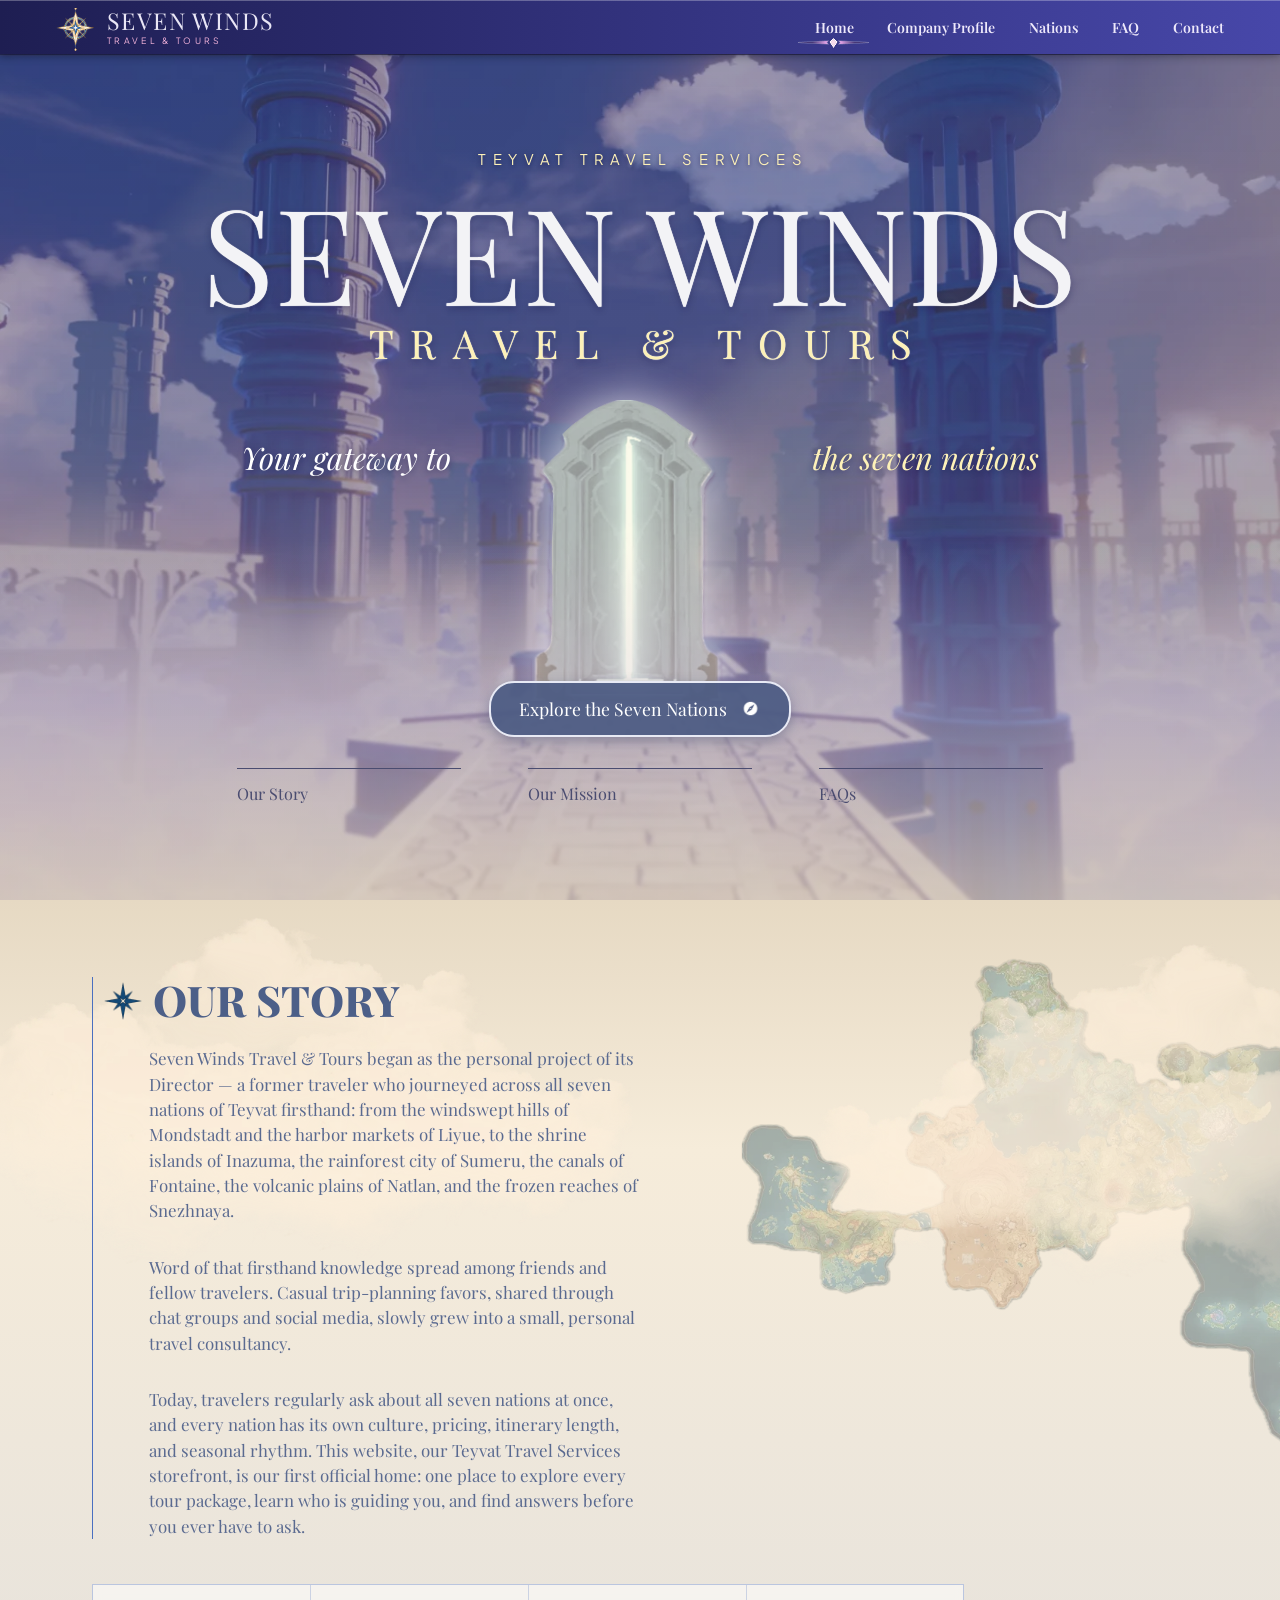
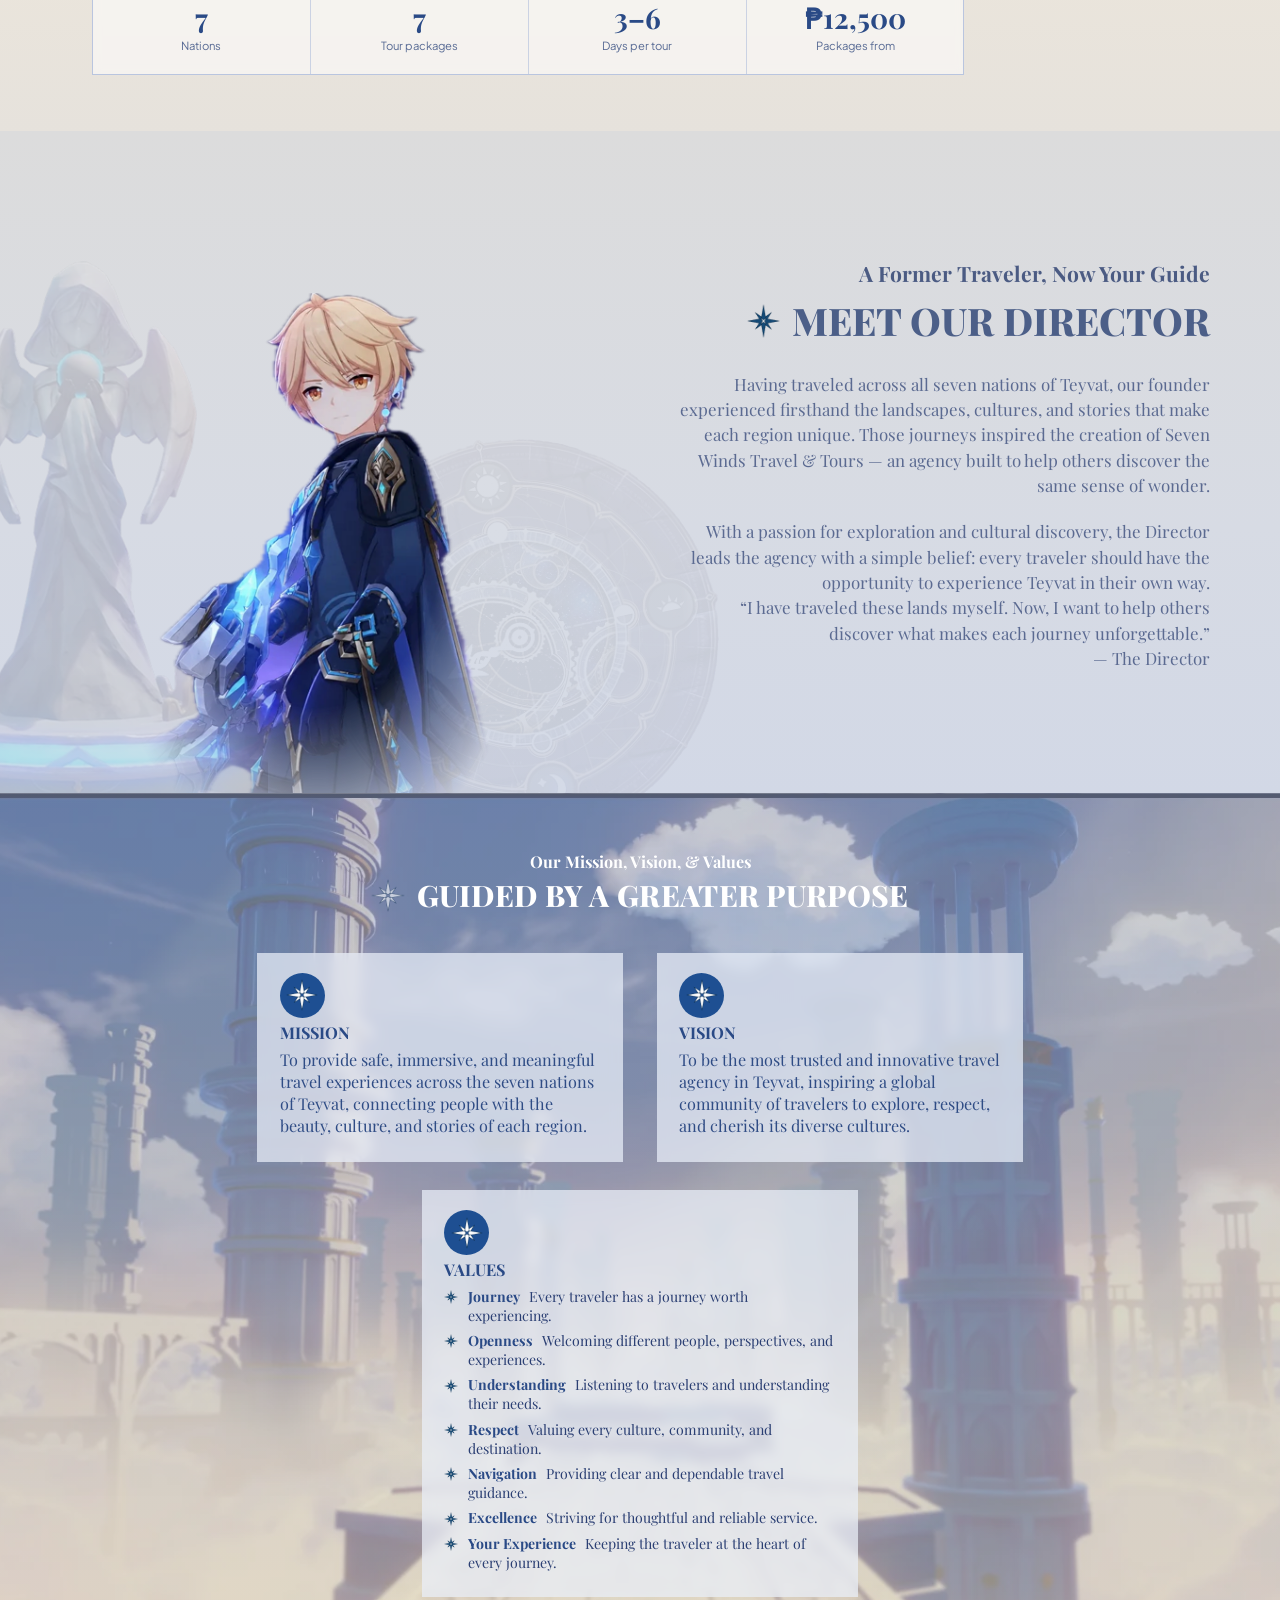
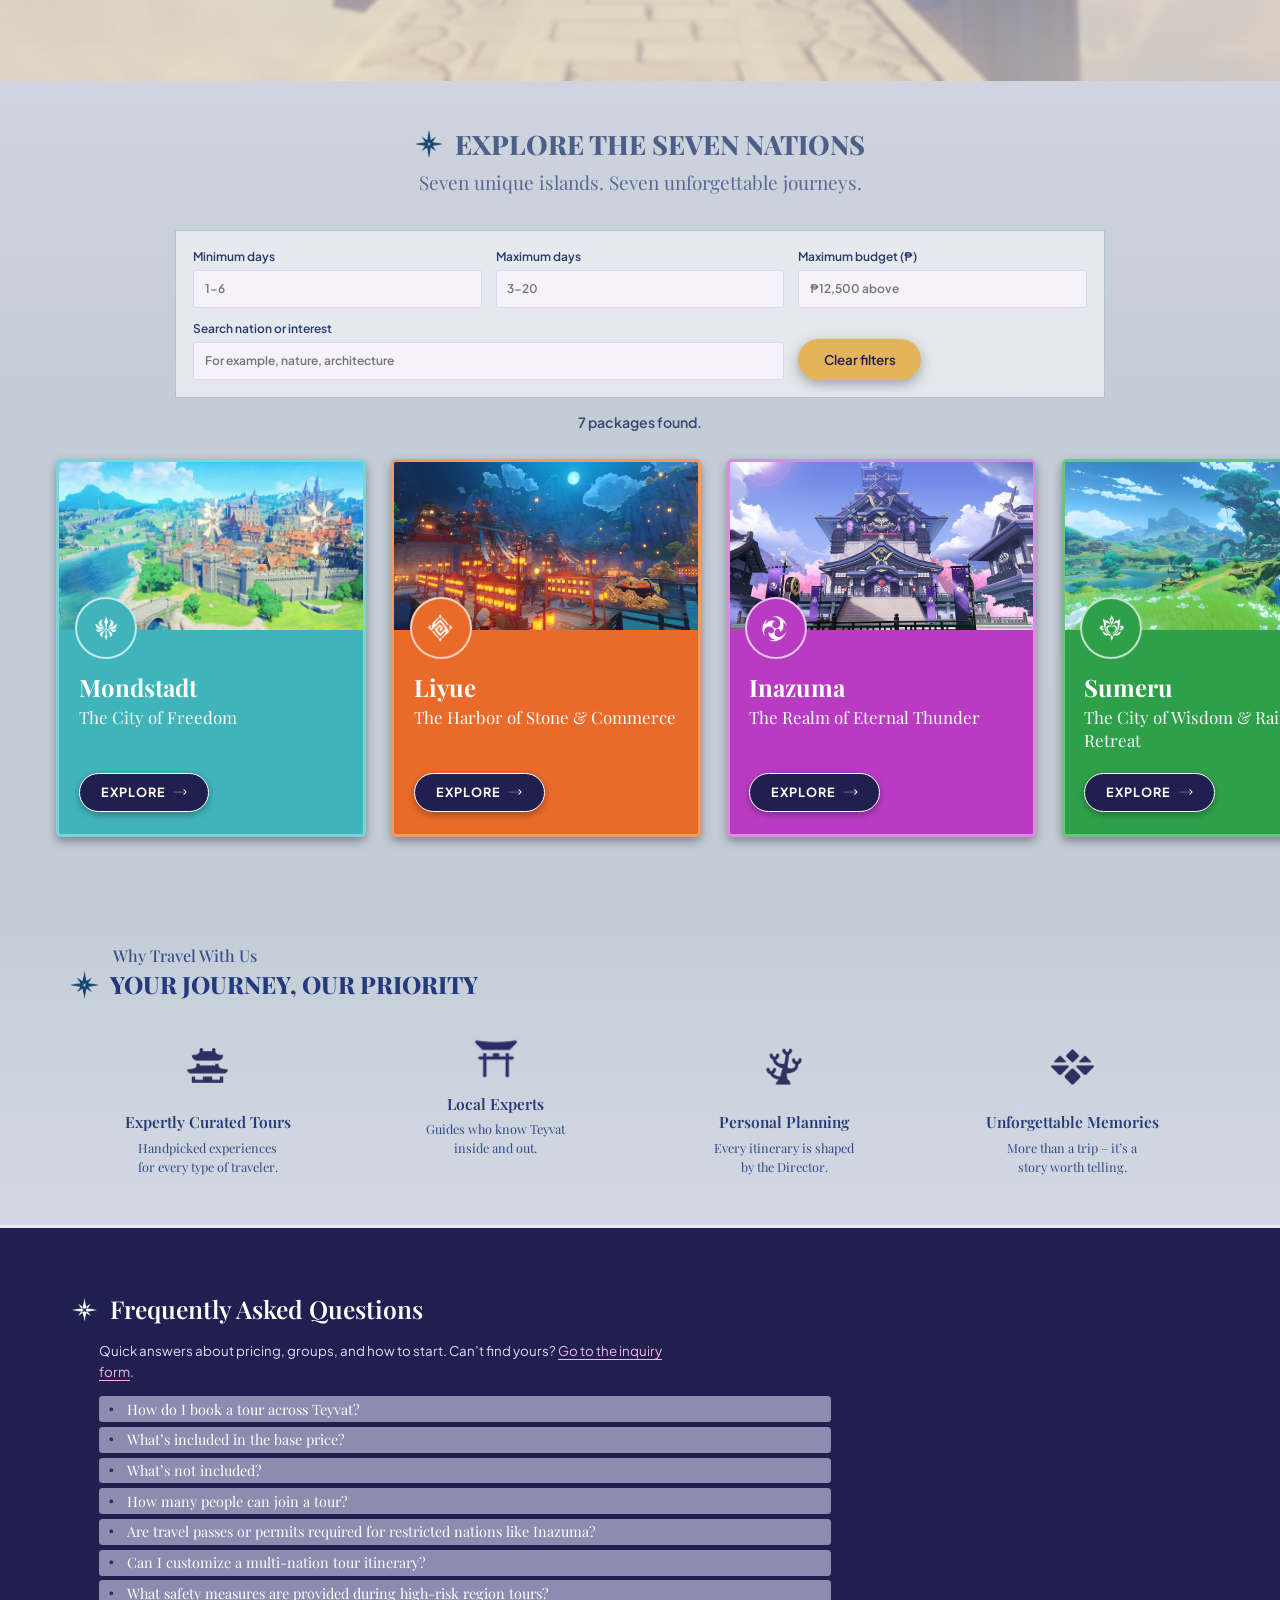
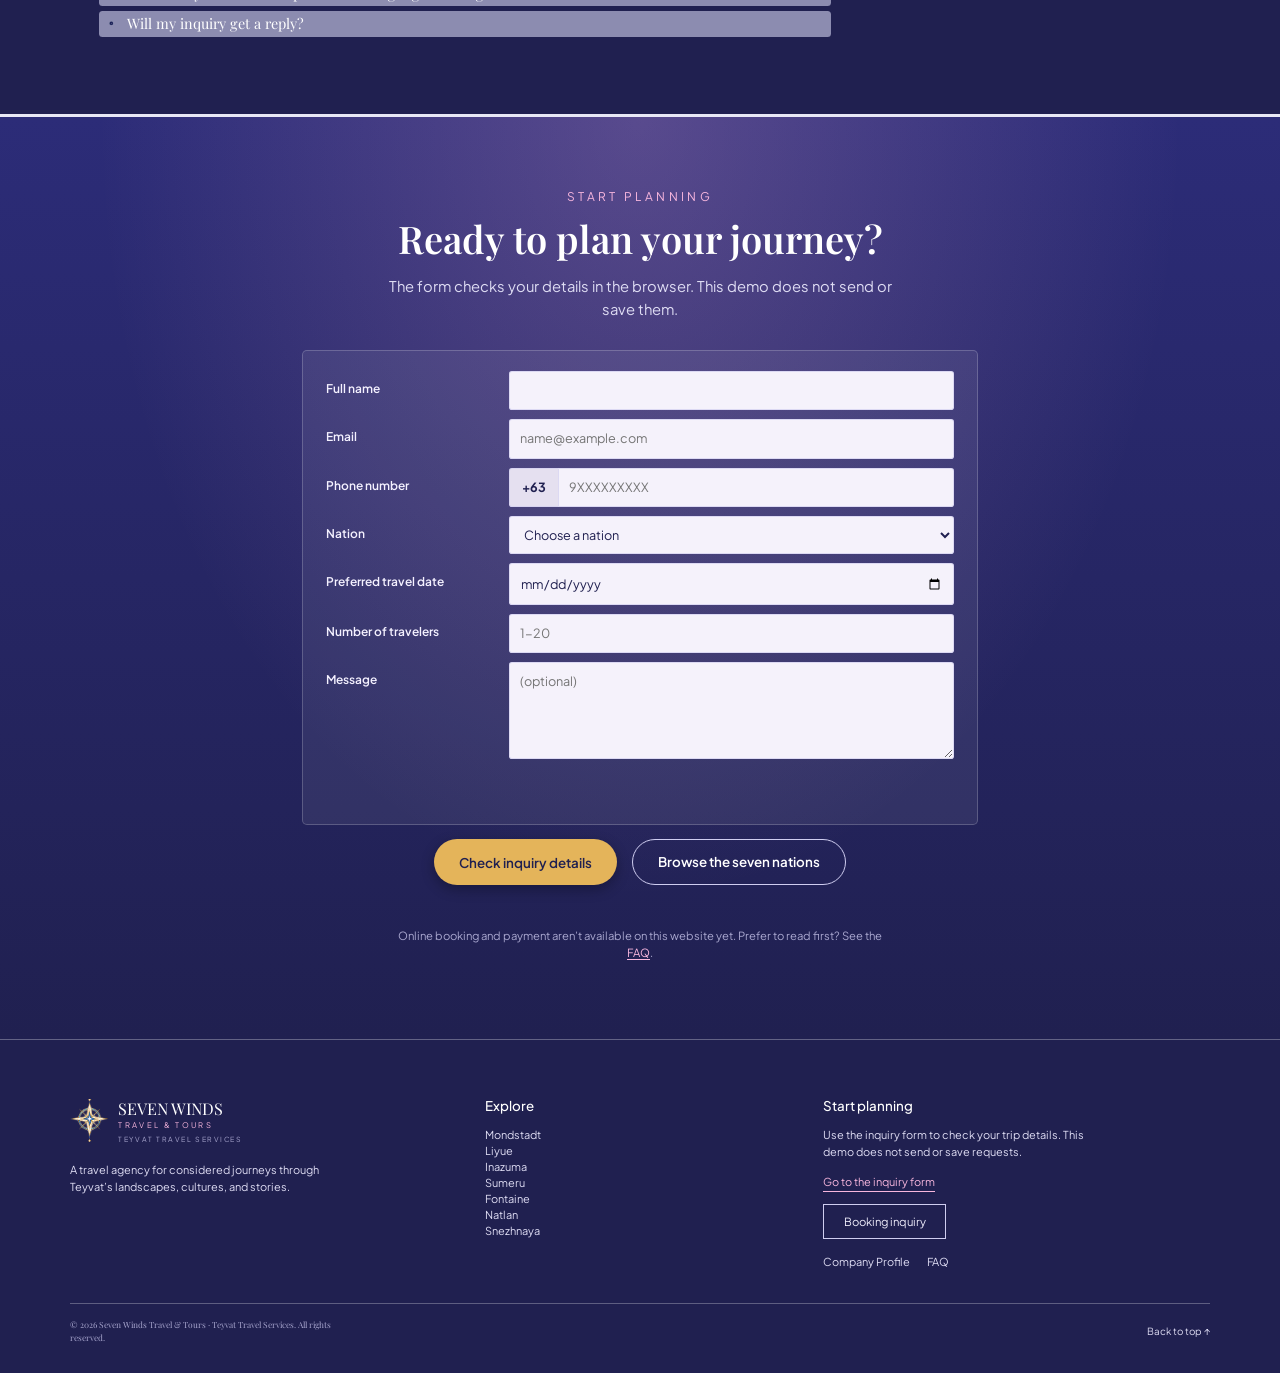
<file: index.html>
<!DOCTYPE html>
<html lang="en">
<head>
  <meta charset="utf-8">
  <meta name="viewport" content="width=device-width, initial-scale=1">
  <title>Seven Winds Travel &amp; Tours — Teyvat Travel Services</title>
  <meta name="description" content="Seven Winds Travel &amp; Tours — a travel agency for considered journeys through the seven nations of Teyvat. Explore seven curated tour packages.">
  <link rel="icon" href="assets/icons/logo.png">
  <link rel="preconnect" href="https://fonts.googleapis.com">
  <link rel="preconnect" href="https://fonts.gstatic.com" crossorigin>
  <link rel="stylesheet" href="https://fonts.googleapis.com/css2?family=Playfair+Display:ital,wght@0,400..900;1,400..700&family=Plus+Jakarta+Sans:wght@400;500;600;700;800&display=swap">
  <link rel="stylesheet" href="css/styles.css">
  <link rel="stylesheet" href="css/home.css">
  <link rel="stylesheet" href="css/extras.css">
  <meta name="theme-color" content="#202050">
</head>
<body class="home">

<a class="skip-link" href="#top">Skip to content</a>
<header class="site-header">
  <a class="brand" href="#top"><img src="assets/icons/logo.png" alt=""><span class="brand-text"><span class="brand-name">Seven Winds</span><span class="brand-sub">Travel &amp; Tours</span><span class="brand-tag">Teyvat Travel Services</span></span></a>
  <nav class="nav" aria-label="Main">
    <a href="#top" aria-current="page">Home</a>
    <a href="#about">Company Profile</a>
    <div class="has-menu"><a href="#nations">Nations</a><ul class="menu"><li><a href="nations/mondstadt.html">Mondstadt</a></li><li><a href="nations/liyue.html">Liyue</a></li><li><a href="nations/inazuma.html">Inazuma</a></li><li><a href="nations/sumeru.html">Sumeru</a></li><li><a href="nations/fontaine.html">Fontaine</a></li><li><a href="nations/natlan.html">Natlan</a></li><li><a href="nations/snezhnaya.html">Snezhnaya</a></li></ul></div>
    <a href="#faq">FAQ</a>
    <a href="#contact">Contact</a>
  </nav>
</header>

<main id="top">

  <div class="zone z-home">
  <!-- Hero -->
  <section class="hero">
    <p class="hero-eyebrow">Teyvat Travel Services</p>
    <h1>Seven Winds<small>Travel &amp; Tours</small></h1>
    <p class="tagline"><span>Your gateway to</span><img src="assets/img/home/gate.png" alt=""><span class="gold">the seven nations</span></p>
    <a class="explore-pill" href="#nations">Explore the Seven Nations <img src="assets/icons/compass.png" alt=""></a>
    <nav class="about-links" aria-label="On this page">
      <a href="#about">Our Story</a><a href="#mission">Our Mission</a><a href="#faq">FAQs</a>
    </nav>
  </section>

  </div>

  <div class="zone z-profile">
  <!-- Our story -->
  <section class="profile-hero" id="about">
    <div class="about-copy">
      <h2 class="star-title"><img src="assets/icons/star-blue.png" alt="">Our Story</h2>
      <p>Seven Winds Travel &amp; Tours began as the personal project of its Director — a former traveler who journeyed across all seven nations of Teyvat firsthand: from the windswept hills of Mondstadt and the harbor markets of Liyue, to the shrine islands of Inazuma, the rainforest city of Sumeru, the canals of Fontaine, the volcanic plains of Natlan, and the frozen reaches of Snezhnaya.</p>
      <p>Word of that firsthand knowledge spread among friends and fellow travelers. Casual trip-planning favors, shared through chat groups and social media, slowly grew into a small, personal travel consultancy.</p>
      <p>Today, travelers regularly ask about all seven nations at once, and every nation has its own culture, pricing, itinerary length, and seasonal rhythm. This website, our Teyvat Travel Services storefront, is our first official home: one place to explore every tour package, learn who is guiding you, and find answers before you ever have to ask.</p>
    </div>
    <ul class="profile-stats" aria-label="Agency at a glance">
      <li><b>7</b><span>Nations</span></li>
      <li><b>7</b><span>Tour packages</span></li>
      <li><b>3–6</b><span>Days per tour</span></li>
      <li><b>₱12,500</b><span>Packages from</span></li>
    </ul>
  </section>

  <!-- Director -->
  <section class="director" id="director">
    <img class="statue" src="assets/img/home/statue.webp" alt="" aria-hidden="true">
    <img class="clock" src="assets/img/home/clock.webp" alt="" aria-hidden="true">
    <img class="portrait" src="assets/img/home/director.png" alt="The Director of Seven Winds Travel &amp; Tours">
    <div class="director-copy">
      <p class="kicker">A Former Traveler, Now Your Guide</p>
      <h2 class="star-title"><img src="assets/icons/star-blue.png" alt="">Meet Our Director</h2>
      <p>Having traveled across all seven nations of Teyvat, our founder experienced firsthand the landscapes, cultures, and stories that make each region unique. Those journeys inspired the creation of Seven Winds Travel &amp; Tours — an agency built to help others discover the same sense of wonder.</p>
      <p>With a passion for exploration and cultural discovery, the Director leads the agency with a simple belief: every traveler should have the opportunity to experience Teyvat in their own way.<br>“I have traveled these lands myself. Now, I want to help others discover what makes each journey unforgettable.”<br>— The Director</p>
    </div>
  </section>

  <section class="purpose" id="mission">
    <p class="purpose-kicker">Our Mission, Vision, &amp; Values</p>
    <h2 class="star-title purpose-title"><img src="assets/icons/star-white.png" alt="">Guided by a greater purpose</h2>
    <div class="purpose-grid">
      <article class="glass">
        <span class="compass-badge" aria-hidden="true"></span>
        <h3>Mission</h3>
        <p>To provide safe, immersive, and meaningful travel experiences across the seven nations of Teyvat, connecting people with the beauty, culture, and stories of each region.</p>
      </article>
      <article class="glass">
        <span class="compass-badge" aria-hidden="true"></span>
        <h3>Vision</h3>
        <p>To be the most trusted and innovative travel agency in Teyvat, inspiring a global community of travelers to explore, respect, and cherish its diverse cultures.</p>
      </article>
      <article class="glass values">
        <span class="compass-badge" aria-hidden="true"></span>
        <h3>Values</h3>
        <ul>
          <li><b>Journey</b> Every traveler has a journey worth experiencing.</li>
          <li><b>Openness</b> Welcoming different people, perspectives, and experiences.</li>
          <li><b>Understanding</b> Listening to travelers and understanding their needs.</li>
          <li><b>Respect</b> Valuing every culture, community, and destination.</li>
          <li><b>Navigation</b> Providing clear and dependable travel guidance.</li>
          <li><b>Excellence</b> Striving for thoughtful and reliable service.</li>
          <li><b>Your Experience</b> Keeping the traveler at the heart of every journey.</li>
        </ul>
      </article>
    </div>
  </section>
</div>

  <div class="zone z-nations" id="nations">
  <!-- Nations -->
  <section class="nations">
    <h2 class="star-title"><img src="assets/icons/star-blue.png" alt="">Explore the Seven Nations</h2>
    <p class="sub">Seven unique islands. Seven unforgettable journeys.</p>
    <form class="package-filters" id="package-filters" aria-label="Filter tour packages">
      <label>Minimum days<input id="filter-min-days" type="text" inputmode="numeric" pattern="[0-9]*" placeholder="1-6" aria-describedby="filter-min-days-error"><span class="filter-error" id="filter-min-days-error" hidden></span></label>
      <label>Maximum days<input id="filter-max-days" type="text" inputmode="numeric" pattern="[0-9]*" placeholder="3-20" aria-describedby="filter-max-days-error"><span class="filter-error" id="filter-max-days-error" hidden></span></label>
      <label>Maximum budget (₱)<input id="filter-max-price" type="text" inputmode="numeric" pattern="[0-9]*" placeholder="₱12,500 above" aria-describedby="filter-max-price-error"><span class="filter-error" id="filter-max-price-error" hidden></span></label>
      <label class="filter-search">Search nation or interest<input id="filter-keyword" type="search" placeholder="For example, nature, architecture"></label>
      <button class="btn-gold" id="reset-filters" type="button">Clear filters</button>
    </form>
    <p id="package-filter-status" class="filter-empty" role="status" aria-live="polite">Showing all 7 tour packages.</p>
    <div class="nation-grid">
      <a class="nation mondstadt" data-nation="Mondstadt" href="nations/mondstadt.html">
        <img class="photo" src="assets/img/nations/mondstadt-hero.jpg" alt="">
        <div class="label"><img class="crest" src="assets/icons/mondstadt.png" alt=""><h3>Mondstadt</h3><p>The City of Freedom</p><span class="go">Explore <img src="assets/icons/arrow-right.png" alt=""></span></div>
      </a>
      <a class="nation liyue" data-nation="Liyue" href="nations/liyue.html">
        <img class="photo" src="assets/img/nations/liyue-hero.jpg" alt="">
        <div class="label"><img class="crest" src="assets/icons/liyue.png" alt=""><h3>Liyue</h3><p>The Harbor of Stone &amp; Commerce</p><span class="go">Explore <img src="assets/icons/arrow-right.png" alt=""></span></div>
      </a>
      <a class="nation inazuma" data-nation="Inazuma" href="nations/inazuma.html">
        <img class="photo" src="assets/img/inazuma/hero.jpg" alt="">
        <div class="label"><img class="crest" src="assets/icons/inazuma.png" alt=""><h3>Inazuma</h3><p>The Realm of Eternal Thunder</p><span class="go">Explore <img src="assets/icons/arrow-right.png" alt=""></span></div>
      </a>
      <a class="nation sumeru" data-nation="Sumeru" href="nations/sumeru.html">
        <img class="photo" src="assets/img/nations/sumeru-hero.jpg" alt="">
        <div class="label"><img class="crest" src="assets/icons/sumeru.png" alt=""><h3>Sumeru</h3><p>The City of Wisdom &amp; Rainforest Retreat</p><span class="go">Explore <img src="assets/icons/arrow-right.png" alt=""></span></div>
      </a>
      <a class="nation fontaine" data-nation="Fontaine" href="nations/fontaine.html">
        <img class="photo" src="assets/img/fontaine/hero.jpg" alt="">
        <div class="label"><img class="crest" src="assets/icons/fontaine.png" alt=""><h3>Fontaine</h3><p>The Capital of Justice, Steam, and Aquanics</p><span class="go">Explore <img src="assets/icons/arrow-right.png" alt=""></span></div>
      </a>
      <a class="nation natlan" data-nation="Natlan" href="nations/natlan.html">
        <img class="photo" src="assets/img/natlan/hero.webp" alt="">
        <div class="label"><img class="crest" src="assets/icons/natlan.png" alt=""><h3>Natlan</h3><p>The Land of Ash, Hot Springs, &amp; Valor</p><span class="go">Explore <img src="assets/icons/arrow-right.png" alt=""></span></div>
      </a>
      <a class="nation snezhnaya" data-nation="Snezhnaya" href="nations/snezhnaya.html">
        <img class="photo" src="assets/img/snezhnaya/hero.webp" alt="">
        <div class="label"><img class="crest" src="assets/icons/snezhnaya.png" alt=""><h3>Snezhnaya</h3><p>The Eternal White Tundra</p><span class="go">Explore <img src="assets/icons/arrow-right.png" alt=""></span></div>
      </a>
    </div>
    <p id="package-filter-empty" class="filter-no-results" hidden aria-hidden="true">No tours match your current filters. Try changing or clearing it.</p>
  </section>

  <!-- Why travel -->
  <section class="why">
    <p class="why-kicker">Why Travel With Us</p>
    <h2 class="star-title"><img src="assets/icons/star-blue.png" alt="">Your Journey, Our Priority</h2>
    <ul class="why-grid">
      <li><img src="assets/icons/temple.png" alt=""><h3>Expertly Curated Tours</h3><p>Handpicked experiences for every type of traveler.</p></li>
      <li><img src="assets/icons/torii-navy.png" alt=""><h3>Local Experts</h3><p>Guides who know Teyvat inside and out.</p></li>
      <li><img src="assets/icons/coral.png" alt=""><h3>Personal Planning</h3><p>Every itinerary is shaped by the Director.</p></li>
      <li><img src="assets/icons/balance.png" alt=""><h3>Unforgettable Memories</h3><p>More than a trip – it’s a story worth telling.</p></li>
    </ul>
  </section>

  </div>

  <!-- FAQ -->
  <section class="faq profile-faq zone z-faq" id="faq">
    <h2 class="star-title"><img src="assets/icons/star-white.png" alt="">Frequently Asked Questions</h2>
    <p class="faq-intro">Quick answers about pricing, groups, and how to start. Can’t find yours? <a href="#contact">Go to the inquiry form</a>.</p>
    <ul class="faq-list">
      <li><details><summary>How do I book a tour across Teyvat?</summary><p>This website is a demo. The forms check your details in the browser, but do not send or save them. Online booking and payment are not available.</p></details></li>
      <li><details><summary>What’s included in the base price?</summary><p>The “from” price on each nation page is per person and covers the core package: accommodation for the nights listed, guided visits to the three featured stops, local transfers between them, and itinerary planning by the Director.</p></details></li>
      <li><details><summary>What’s not included?</summary><p>Not included in the base price:</p><ul><li>Travel to your starting point</li><li>Meals and personal expenses not listed in the itinerary</li><li>Optional add-ons and upgrades</li><li>Pass or permit fees, where required</li></ul></details></li>
      <li><details><summary>How many people can join a tour?</summary><p>Prices are shown per person. The demo form accepts groups of 1 to 20 travelers, but it does not send a request or confirm availability.</p></details></li>
      <li><details><summary>Are travel passes or permits required for restricted nations like Inazuma?</summary><p>This demo does not check real travel requirements. Check the latest official guidance before planning a real trip.</p></details></li>
      <li><details><summary>Can I customize a multi-nation tour itinerary?</summary><p>The demo shows one nation per package. It does not create custom itineraries or calculate combined trip prices.</p></details></li>
      <li><details><summary>What safety measures are provided during high-risk region tours?</summary><p>This demo does not arrange tours, guides, or safety support.</p></details></li>
      <li><details><summary>Will my inquiry get a reply?</summary><p>No. The demo form does not send or save your details, so nobody receives the inquiry.</p></details></li>
    </ul>
  </section>

<section class="cta-band z-contact" id="contact">
    <p class="cta-kicker">Start planning</p>
    <h2>Ready to plan your journey?</h2>
    <p class="cta-lead">The form checks your details in the browser. This demo does not send or save them.</p>
    <div class="inquiry-form-mount" data-inquiry-form-mount data-form-id="contact-inquiry" data-form-type="contact" data-default-nation=""></div><noscript><p class="form-note">Turn on JavaScript to use this demo form.</p></noscript>
    <div class="cta-actions">
      <button class="btn-gold" type="button" data-submit-form="contact-inquiry">Check inquiry details</button>
      <a class="btn-ghost" href="#nations">Browse the seven nations</a>
    </div>
    <p class="cta-note">Online booking and payment aren’t available on this website yet. Prefer to read first? See the <a href="#faq">FAQ</a>.</p>
  </section>

</main>

<footer class="site-footer">
  <div class="foot-grid">
    <div>
      <div class="foot-brand"><img src="assets/icons/logo.png" alt=""><span>Seven Winds<span class="brand-sub">Travel &amp; Tours</span><span class="brand-tag">Teyvat Travel Services</span></span></div>
      <p>A travel agency for considered journeys through Teyvat’s landscapes, cultures, and stories.</p>
    </div>
    <div><h4>Explore</h4><ul><li><a href="nations/mondstadt.html">Mondstadt</a></li><li><a href="nations/liyue.html">Liyue</a></li><li><a href="nations/inazuma.html">Inazuma</a></li><li><a href="nations/sumeru.html">Sumeru</a></li><li><a href="nations/fontaine.html">Fontaine</a></li><li><a href="nations/natlan.html">Natlan</a></li><li><a href="nations/snezhnaya.html">Snezhnaya</a></li></ul></div>
    <div>
      <h4>Start planning</h4>
      <p>Use the inquiry form to check your trip details. This demo does not send or save requests.</p>
      <a class="foot-mail" href="#contact">Go to the inquiry form</a><br>
      <a class="btn-outline" href="#contact">Booking inquiry</a>
      <div class="foot-links"><a href="#about">Company Profile</a><a href="#faq">FAQ</a></div>
    </div>
  </div>
  <div class="foot-bottom"><p class="foot-note">© 2026 Seven Winds Travel &amp; Tours · Teyvat Travel Services. All rights reserved.</p><a href="#">Back to top ↑</a></div>
</footer>

<script src="js/data.js" defer></script>
<script src="js/filter.js" defer></script>
<script src="js/inquiry.js" defer></script>
</body>
</html>
</file>
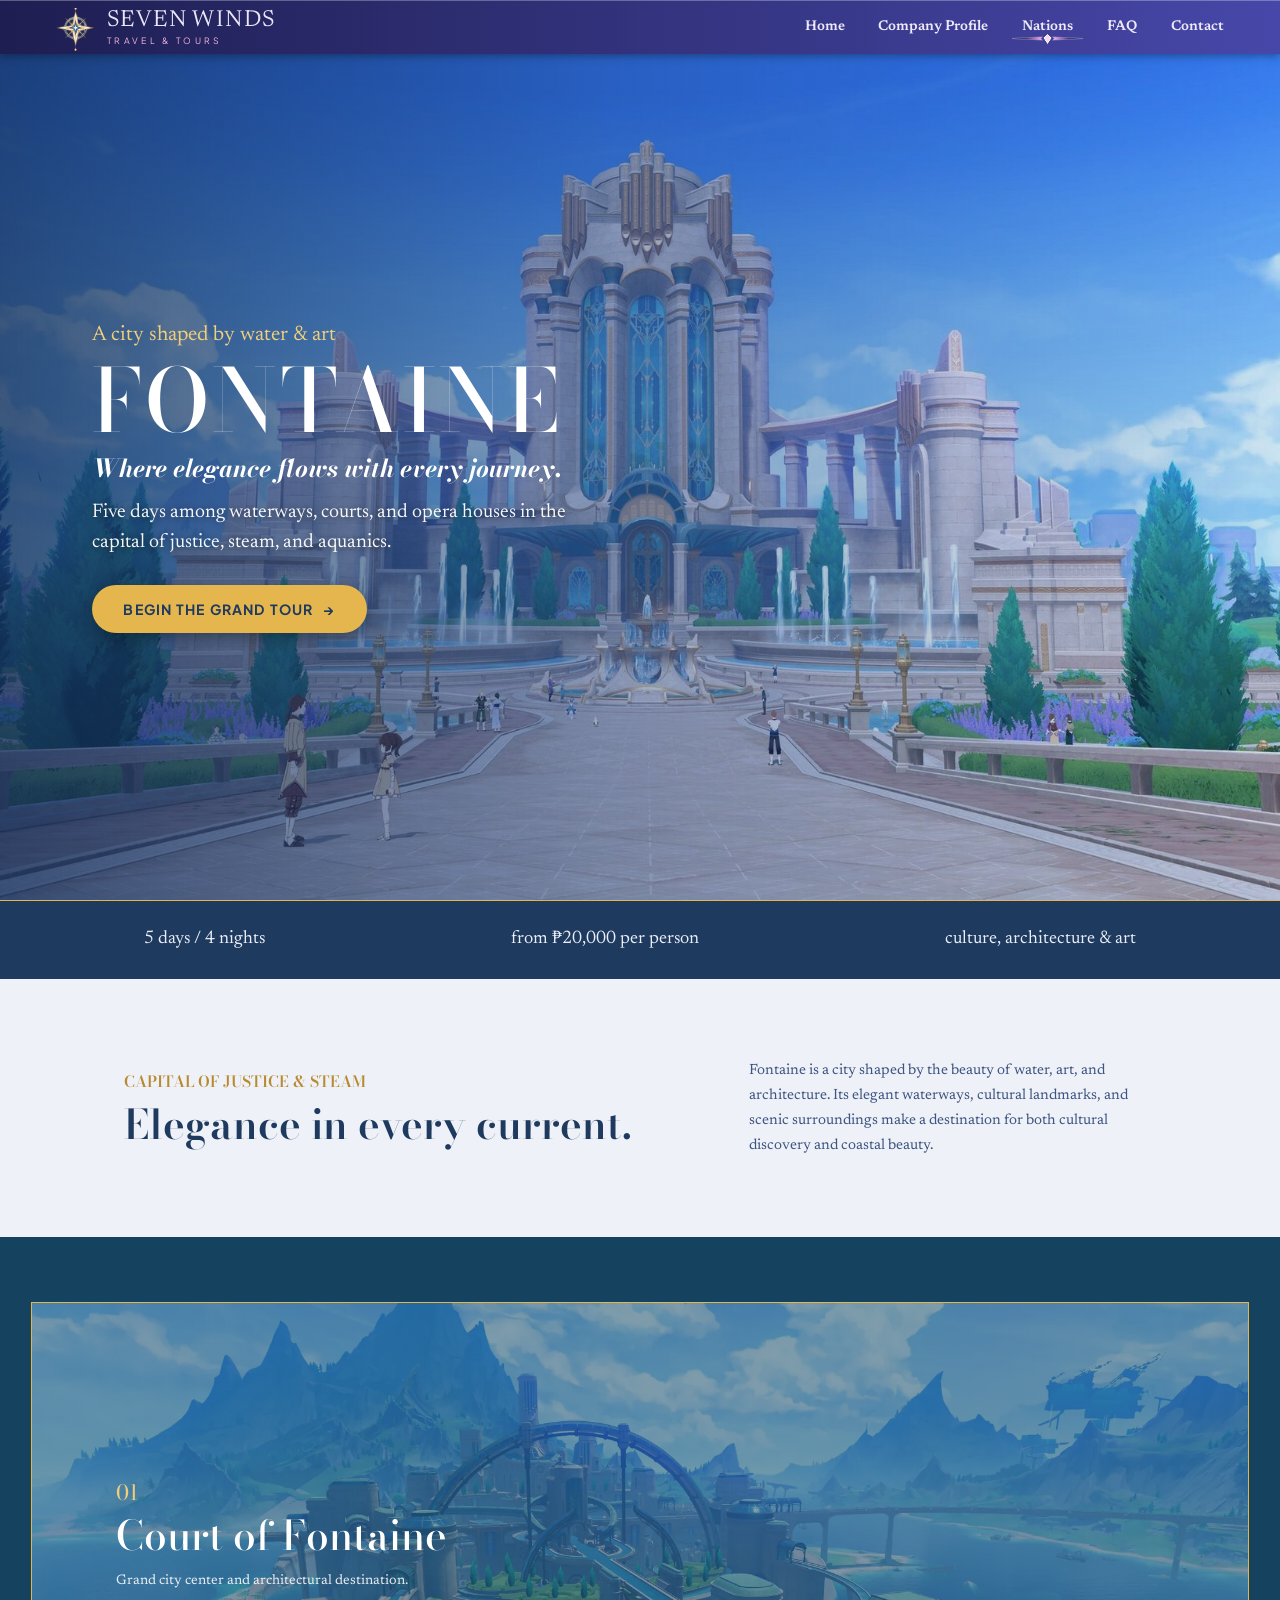
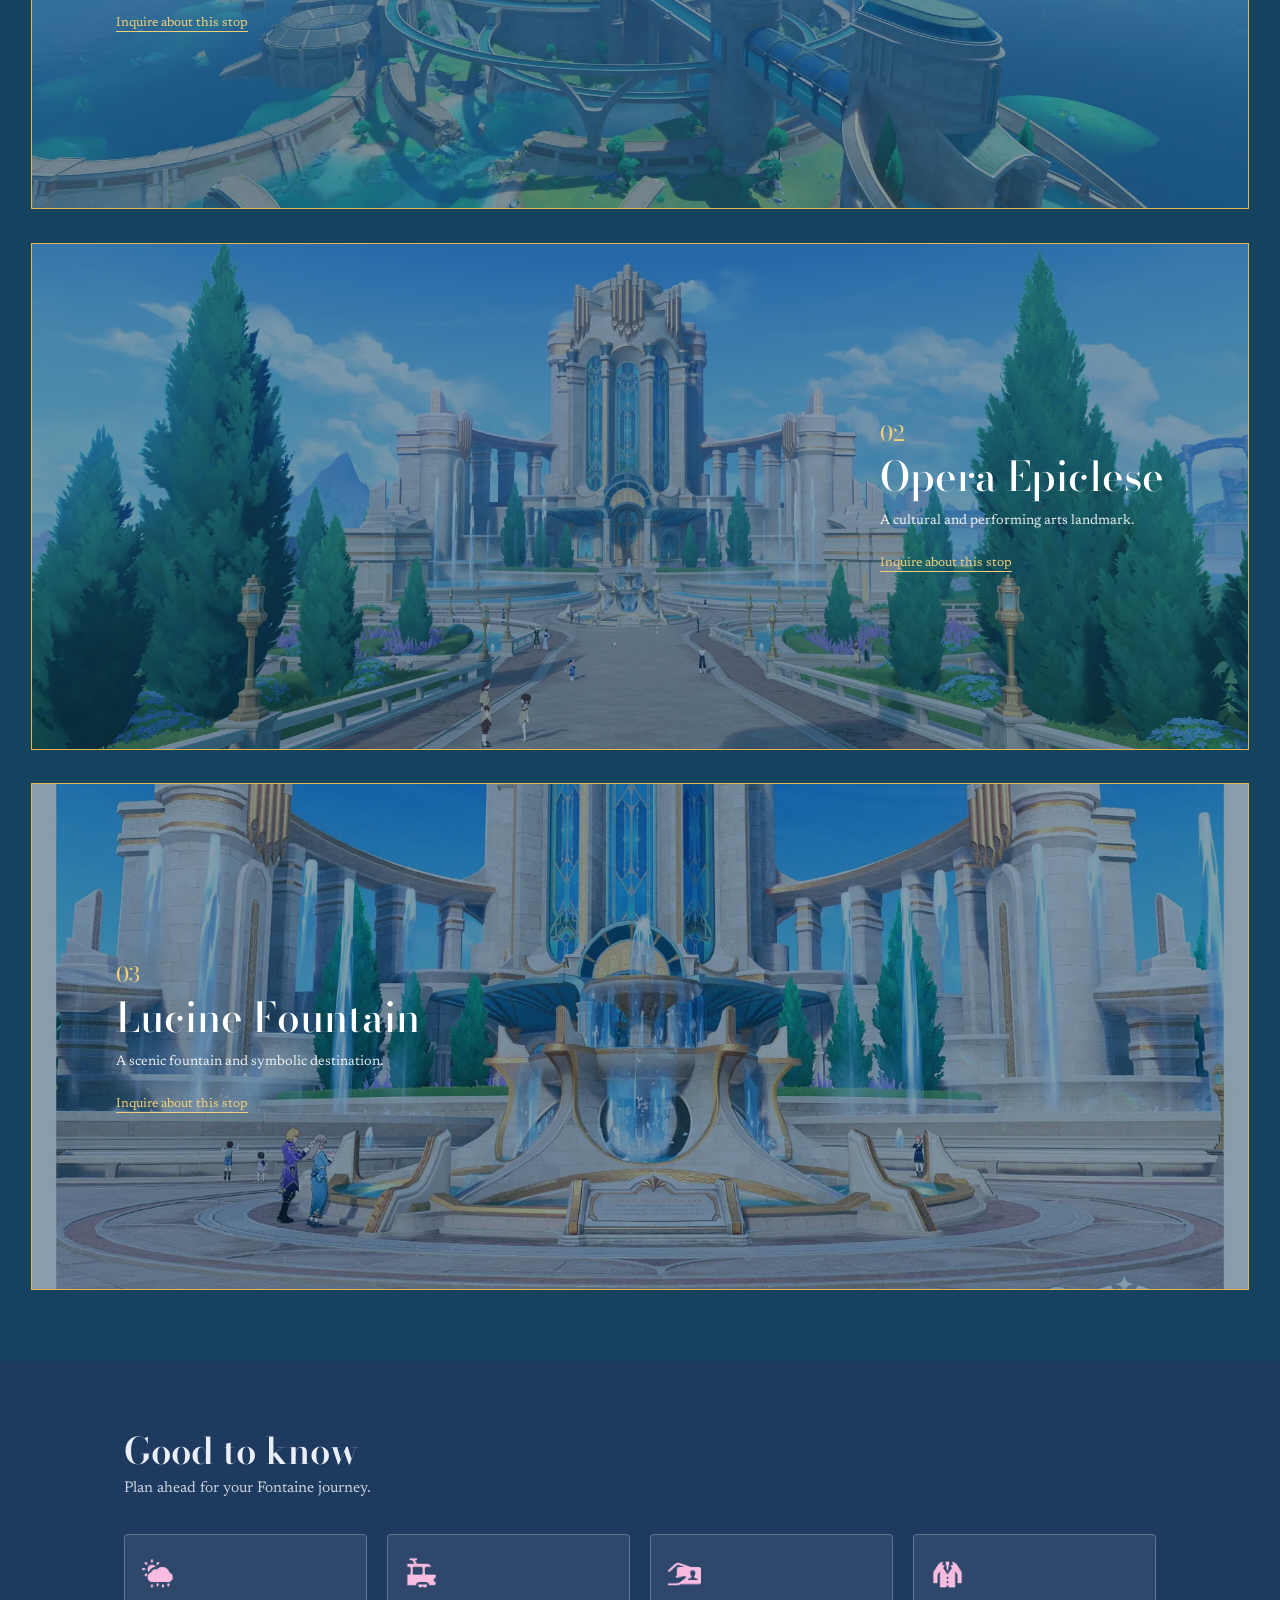
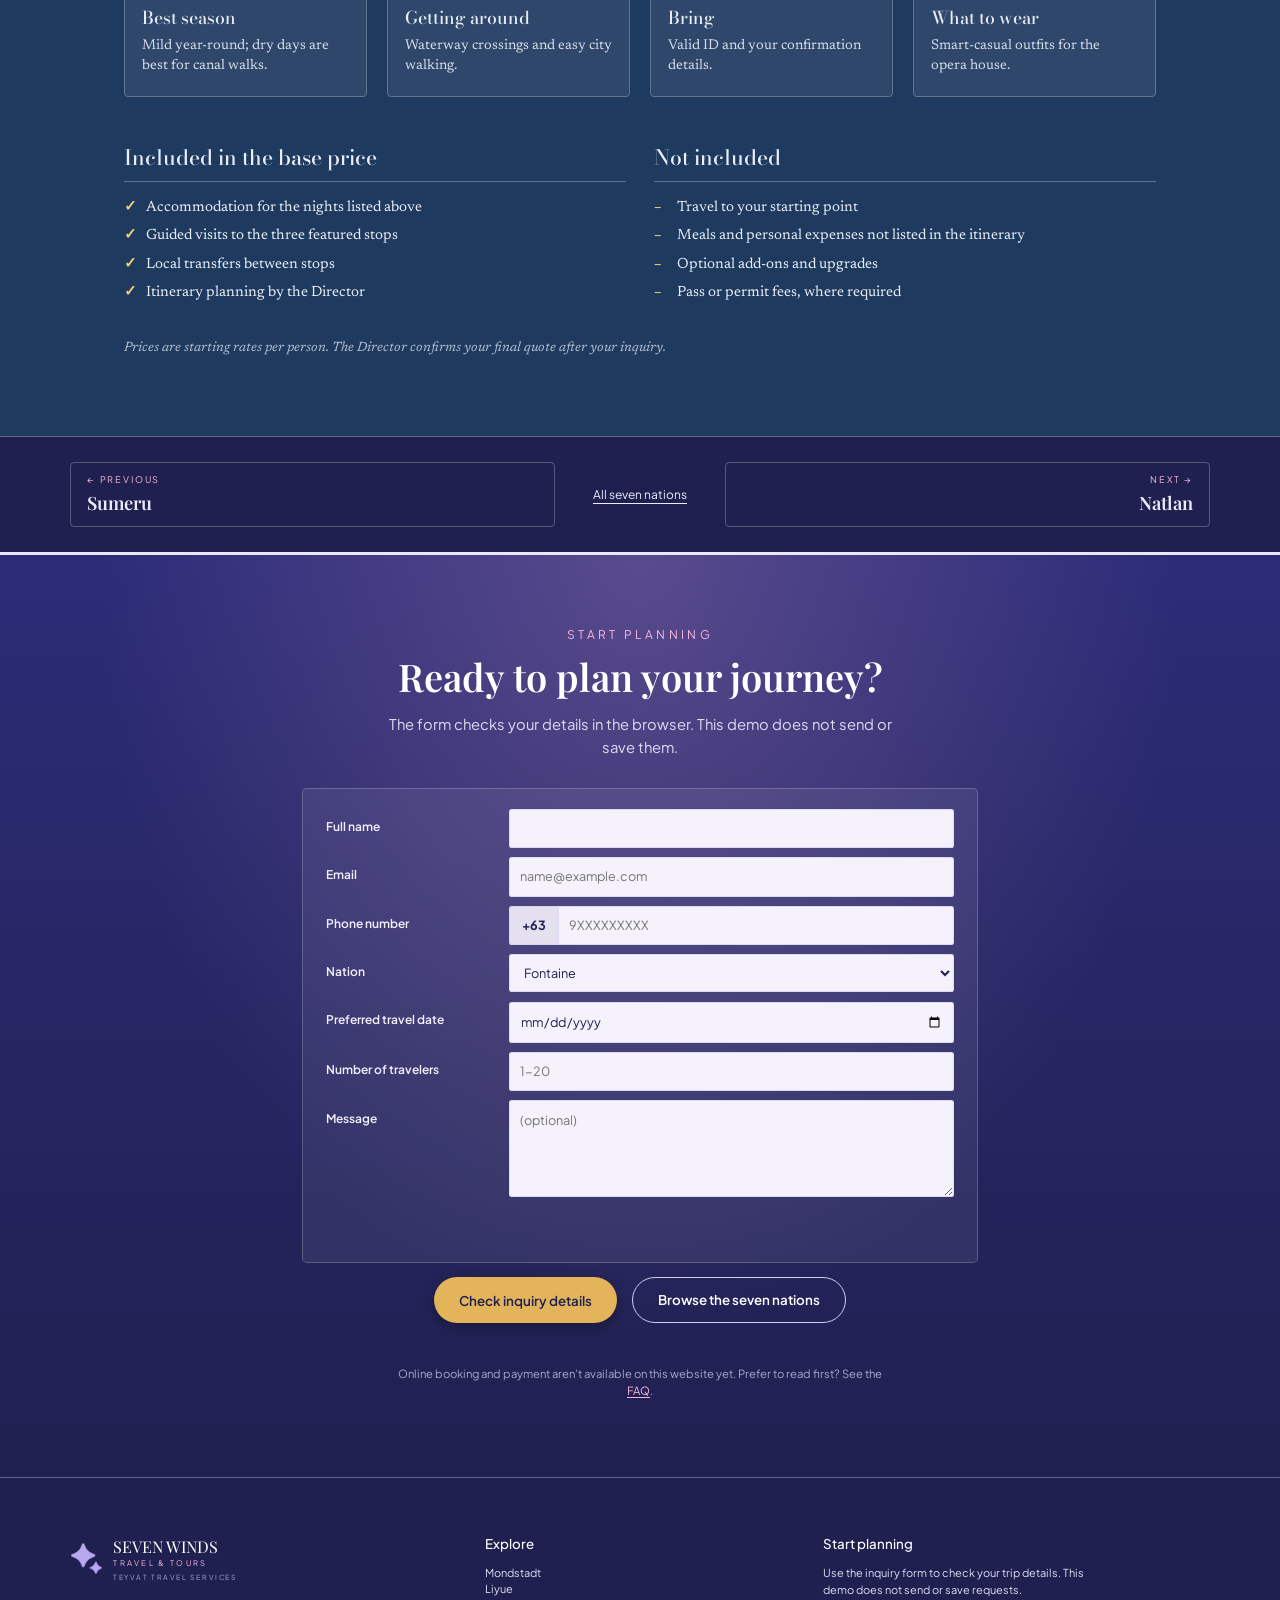
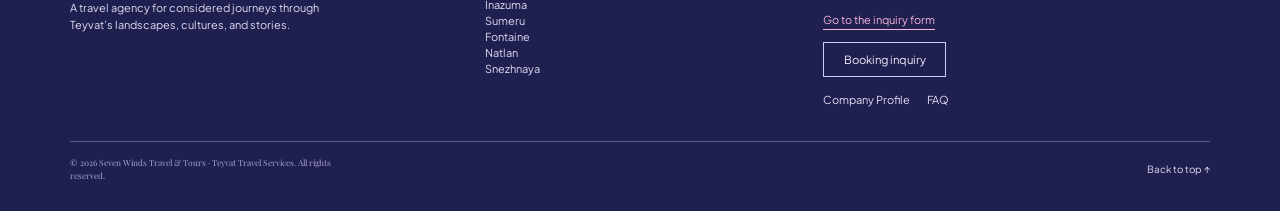
<file: nations/fontaine.html>
<!DOCTYPE html>
<html lang="en">
<head>
  <meta charset="utf-8">
  <meta name="viewport" content="width=device-width, initial-scale=1">
  <title>Fontaine — Seven Winds Travel &amp; Tours | Teyvat Travel Services</title>
  <meta name="description" content="Five days among waterways, courts, and opera houses in the capital of justice, steam, and aquanics.">
  <link rel="icon" href="../assets/icons/logo.png">
  <link rel="preconnect" href="https://fonts.googleapis.com">
  <link rel="preconnect" href="https://fonts.gstatic.com" crossorigin>
  <link rel="stylesheet" href="https://fonts.googleapis.com/css2?family=Alegreya:ital,wght@0,400..800;1,400..800&family=Bodoni+Moda:wght@400..700&family=DM+Serif+Display&family=Newsreader:ital,opsz,wght@0,6..72,400..700;1,6..72,400..700&family=Playfair+Display+SC:wght@400;700&family=Playfair+Display:ital,wght@0,400..900;1,400..700&family=Plus+Jakarta+Sans:wght@400;500;600;700;800&display=swap">
  <link rel="stylesheet" href="../css/styles.css">
  <link rel="stylesheet" href="../css/nation-stops.css">
  <link rel="stylesheet" href="../css/themes/fontaine.css">
  <link rel="stylesheet" href="../css/extras.css">
  <meta name="theme-color" content="#202050">
</head>
<body class="stops fontaine">

<a class="skip-link" href="#main">Skip to content</a>
<header class="site-header">
  <a class="brand" href="../index.html"><img src="../assets/icons/logo.png" alt=""><span class="brand-text"><span class="brand-name">Seven Winds</span><span class="brand-sub">Travel &amp; Tours</span><span class="brand-tag">Teyvat Travel Services</span></span></a>
  <nav class="nav" aria-label="Main">
    <a href="../index.html">Home</a>
    <a href="../index.html#about">Company Profile</a>
    <div class="has-menu"><a href="../index.html#nations" aria-current="page">Nations</a><ul class="menu"><li><a href="mondstadt.html">Mondstadt</a></li><li><a href="liyue.html">Liyue</a></li><li><a href="inazuma.html">Inazuma</a></li><li><a href="sumeru.html">Sumeru</a></li><li><a href="fontaine.html" aria-current="page">Fontaine</a></li><li><a href="natlan.html">Natlan</a></li><li><a href="snezhnaya.html">Snezhnaya</a></li></ul></div>
    <a href="../index.html#faq">FAQ</a>
    <a href="#contact">Contact</a>
  </nav>
</header>

<main id="main">
  <section class="st-hero">
    <div class="copy">
      <p class="st-eyebrow">A city shaped by water &amp; art</p>
      <h1>Fontaine</h1>
      <p class="st-tag">Where elegance flows with every journey.</p>
      <p class="st-desc">Five days among waterways, courts, and opera houses in the capital of justice, steam, and aquanics.</p>
      <button class="st-btn" type="button" data-open-booking>Begin the grand tour</button>
    </div>
  </section>

  <div class="st-stats"><span data-package-duration>5 days / 4 nights</span><span>from <span data-package-price>₱20,000</span> per person</span><span data-package-focus>culture, architecture &amp; art</span></div>

  <section class="st-intro">
    <div><p class="eyebrow">Capital of justice &amp; steam</p><h2>Elegance in every current.</h2></div>
    <p>Fontaine is a city shaped by the beauty of water, art, and architecture. Its elegant waterways, cultural landmarks, and scenic surroundings make a destination for both cultural discovery and coastal beauty.</p>
  </section>

  <section class="st-stops">
    <article class="stop" style="--img:url(../assets/img/fontaine/court-of-fontaine.webp)">
      <div class="copy"><span class="n">01</span><h3>Court of Fontaine</h3><p>Grand city center and architectural destination.</p><a href="#contact" data-stop-inquiry>Inquire about this stop</a></div>
    </article>
    <article class="stop right" style="--img:url(../assets/img/fontaine/opera-epiclese.webp)">
      <div class="copy"><span class="n">02</span><h3>Opera Epiclese</h3><p>A cultural and performing arts landmark.</p><a href="#contact" data-stop-inquiry>Inquire about this stop</a></div>
    </article>
    <article class="stop" style="--img:url(../assets/img/fontaine/lucine-fountain.webp)">
      <div class="copy"><span class="n">03</span><h3>Lucine Fountain</h3><p>A scenic fountain and symbolic destination.</p><a href="#contact" data-stop-inquiry>Inquire about this stop</a></div>
    </article>
  </section>

  <section class="st-info">
    <h2>Good to know</h2>
    <p class="st-sub">Plan ahead for your Fontaine journey.</p>
    <ul class="st-tips">
      <li><img src="../assets/icons/season.png" alt=""><h3>Best season</h3><p>Mild year-round; dry days are best for canal walks.</p></li>
      <li><img src="../assets/icons/transport.png" alt=""><h3>Getting around</h3><p>Waterway crossings and easy city walking.</p></li>
      <li><img src="../assets/icons/bring.png" alt=""><h3>Bring</h3><p>Valid ID and your confirmation details.</p></li>
      <li><img src="../assets/icons/attire.png" alt=""><h3>What to wear</h3><p>Smart-casual outfits for the opera house.</p></li>
    </ul>
    <div class="st-incl">
      <div>
        <h3>Included in the base price</h3>
        <ul>
          <li>Accommodation for the nights listed above</li>
          <li>Guided visits to the three featured stops</li>
          <li>Local transfers between stops</li>
          <li>Itinerary planning by the Director</li>
        </ul>
      </div>
      <div class="no">
        <h3>Not included</h3>
        <ul>
          <li>Travel to your starting point</li>
          <li>Meals and personal expenses not listed in the itinerary</li>
          <li>Optional add-ons and upgrades</li>
          <li>Pass or permit fees, where required</li>
        </ul>
      </div>
    </div>
    <p class="st-fine">Prices are starting rates per person. The Director confirms your final quote after your inquiry.</p>
  </section>

  <nav class="st-more" aria-label="More nations">
    <a class="prev" href="sumeru.html"><small>← Previous</small><strong>Sumeru</strong></a>
    <a class="all" href="../index.html#nations">All seven nations</a>
    <a class="next" href="natlan.html"><small>Next →</small><strong>Natlan</strong></a>
  </nav>
</main>

<section class="cta-band" id="contact">
    <p class="cta-kicker">Start planning</p>
    <h2>Ready to plan your journey?</h2>
    <p class="cta-lead">The form checks your details in the browser. This demo does not send or save them.</p>
        <div class="inquiry-form-mount" data-inquiry-form-mount data-form-id="contact-inquiry" data-form-type="contact" data-default-nation="Fontaine"></div><noscript><p class="form-note">Turn on JavaScript to use this demo form.</p></noscript>
    <div class="cta-actions">
      <button class="btn-gold" type="button" data-submit-form="contact-inquiry">Check inquiry details</button>
      <a class="btn-ghost" href="../index.html#nations">Browse the seven nations</a>
    </div>
    <p class="cta-note">Online booking and payment aren’t available on this website yet. Prefer to read first? See the <a href="../index.html#faq">FAQ</a>.</p>
  </section>

<footer class="site-footer">
  <div class="foot-grid">
    <div>
      <div class="foot-brand"><img src="../assets/icons/sparkle-lavender.png" alt=""><span>Seven Winds<span class="brand-sub">Travel &amp; Tours</span><span class="brand-tag">Teyvat Travel Services</span></span></div>
      <p>A travel agency for considered journeys through Teyvat’s landscapes, cultures, and stories.</p>
    </div>
    <div><h4>Explore</h4><ul><li><a href="mondstadt.html">Mondstadt</a></li><li><a href="liyue.html">Liyue</a></li><li><a href="inazuma.html">Inazuma</a></li><li><a href="sumeru.html">Sumeru</a></li><li><a href="fontaine.html">Fontaine</a></li><li><a href="natlan.html">Natlan</a></li><li><a href="snezhnaya.html">Snezhnaya</a></li></ul></div>
    <div>
      <h4>Start planning</h4>
      <p>Use the inquiry form to check your trip details. This demo does not send or save requests.</p>
      <a class="foot-mail" href="#contact">Go to the inquiry form</a><br>
      <a class="btn-outline" href="#contact">Booking inquiry</a>
      <div class="foot-links"><a href="../index.html#about">Company Profile</a><a href="../index.html#faq">FAQ</a></div>
    </div>
  </div>
  <div class="foot-bottom"><p class="foot-note">© 2026 Seven Winds Travel &amp; Tours · Teyvat Travel Services. All rights reserved.</p><a href="#">Back to top ↑</a></div>
</footer>

<div class="booking-modal" data-booking-modal data-nation="Fontaine" hidden>
  <section class="booking-panel" tabindex="-1" role="dialog" aria-modal="true" aria-labelledby="booking-title">
    <button class="modal-close" type="button" data-close-booking aria-label="Close booking inquiry">×</button>
    <p class="cta-kicker" data-package-summary>Fontaine · 5 days / 4 nights</p>
    <h2 id="booking-title">Estimated booking inquiry</h2>
    <p class="modal-intro">This demo estimates the package only. It does not send, save, or reserve a trip.</p>
    <div class="inquiry-form-mount" data-inquiry-form-mount data-form-id="booking-inquiry" data-form-type="booking" data-default-nation="Fontaine"></div><noscript><p class="form-note">Turn on JavaScript to use this demo form.</p></noscript>
  </section>
</div>
<script src="../js/data.js" defer></script>
<script src="../js/filter.js" defer></script>
<script src="../js/inquiry.js" defer></script>
</body>
</html>
</file>
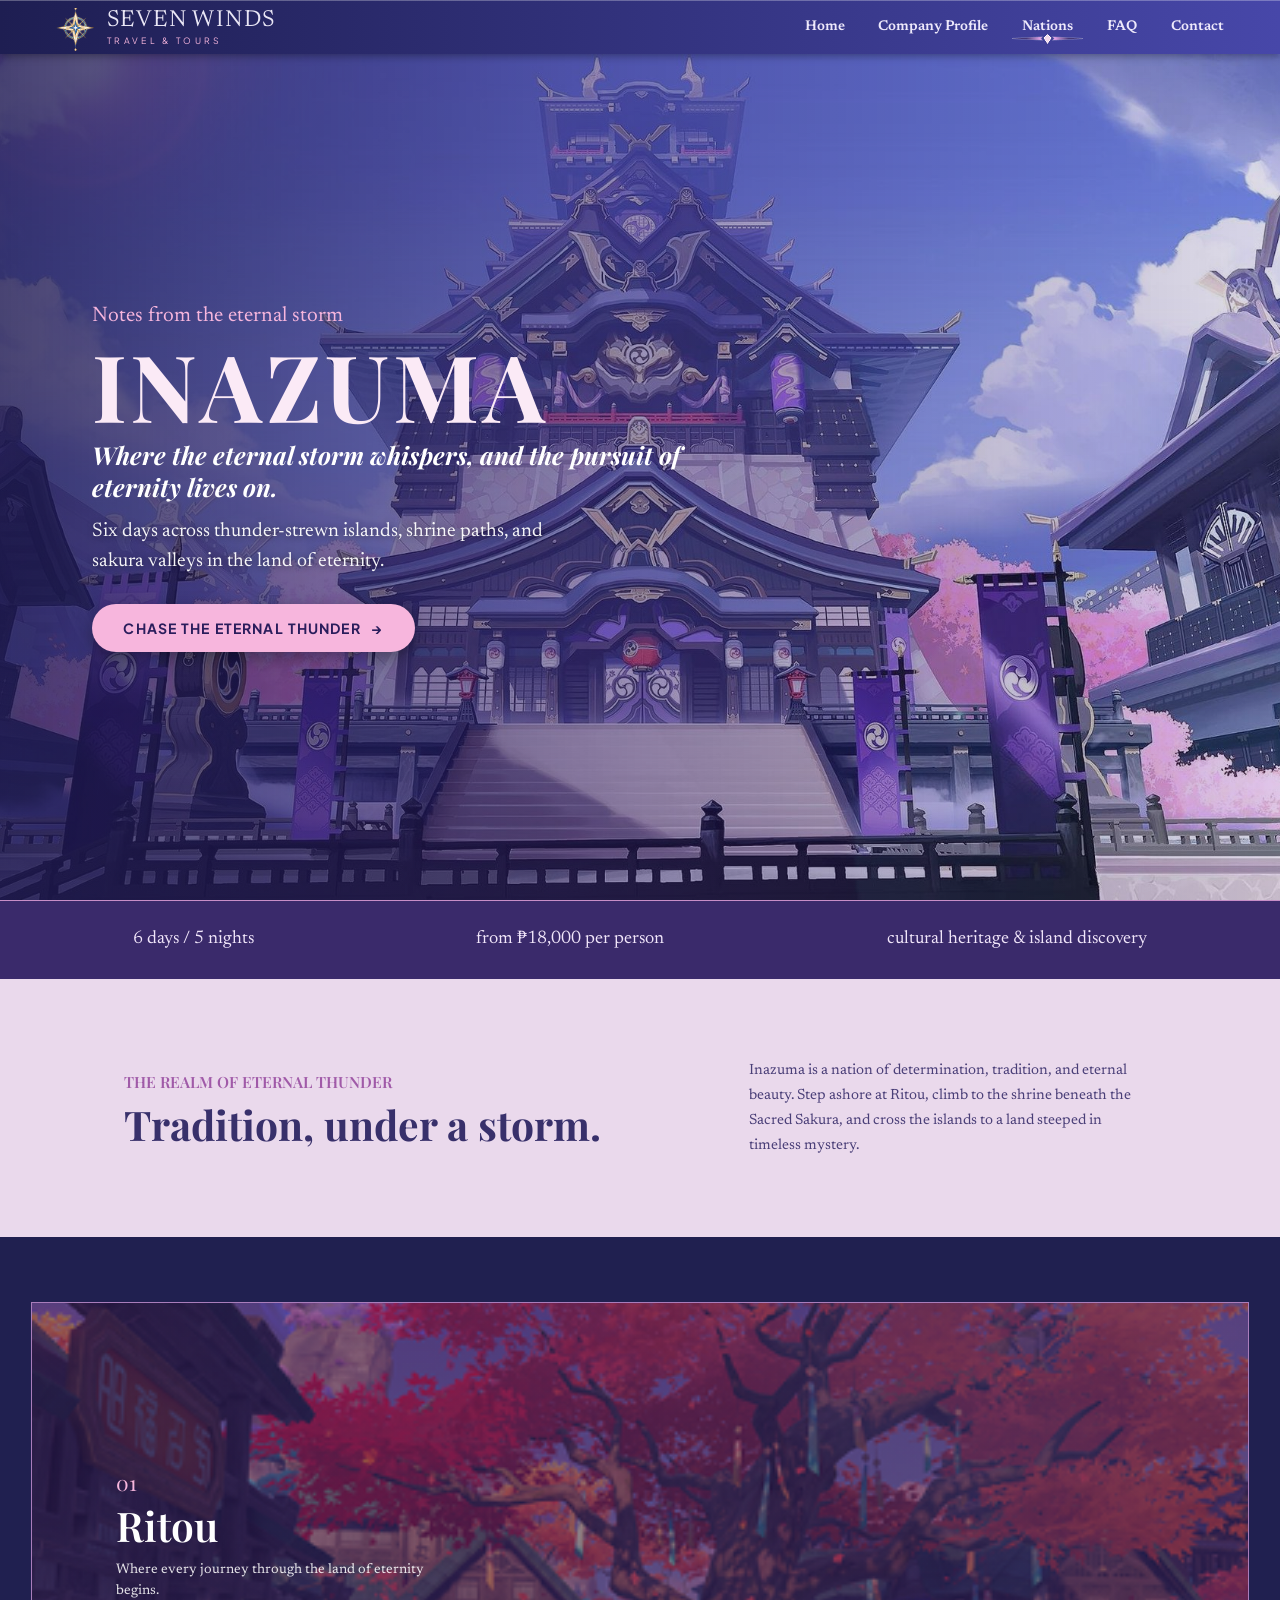
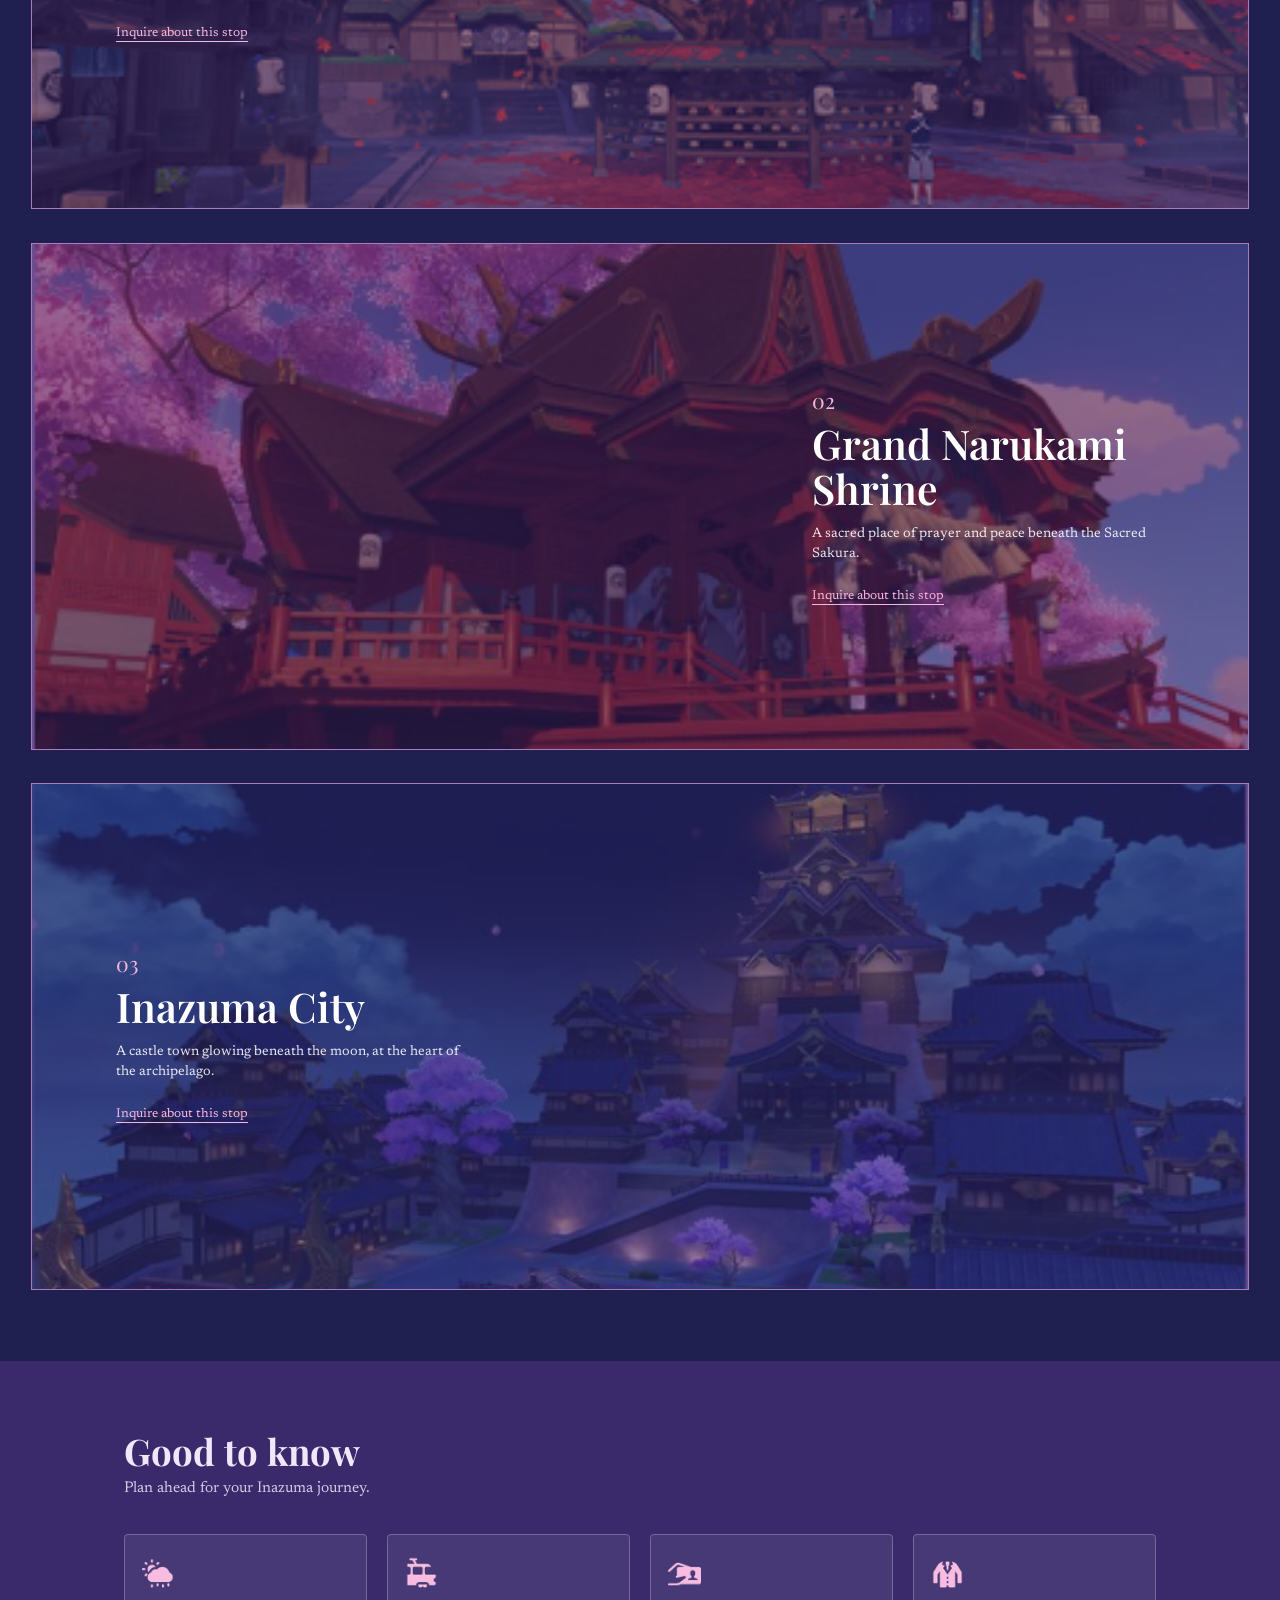
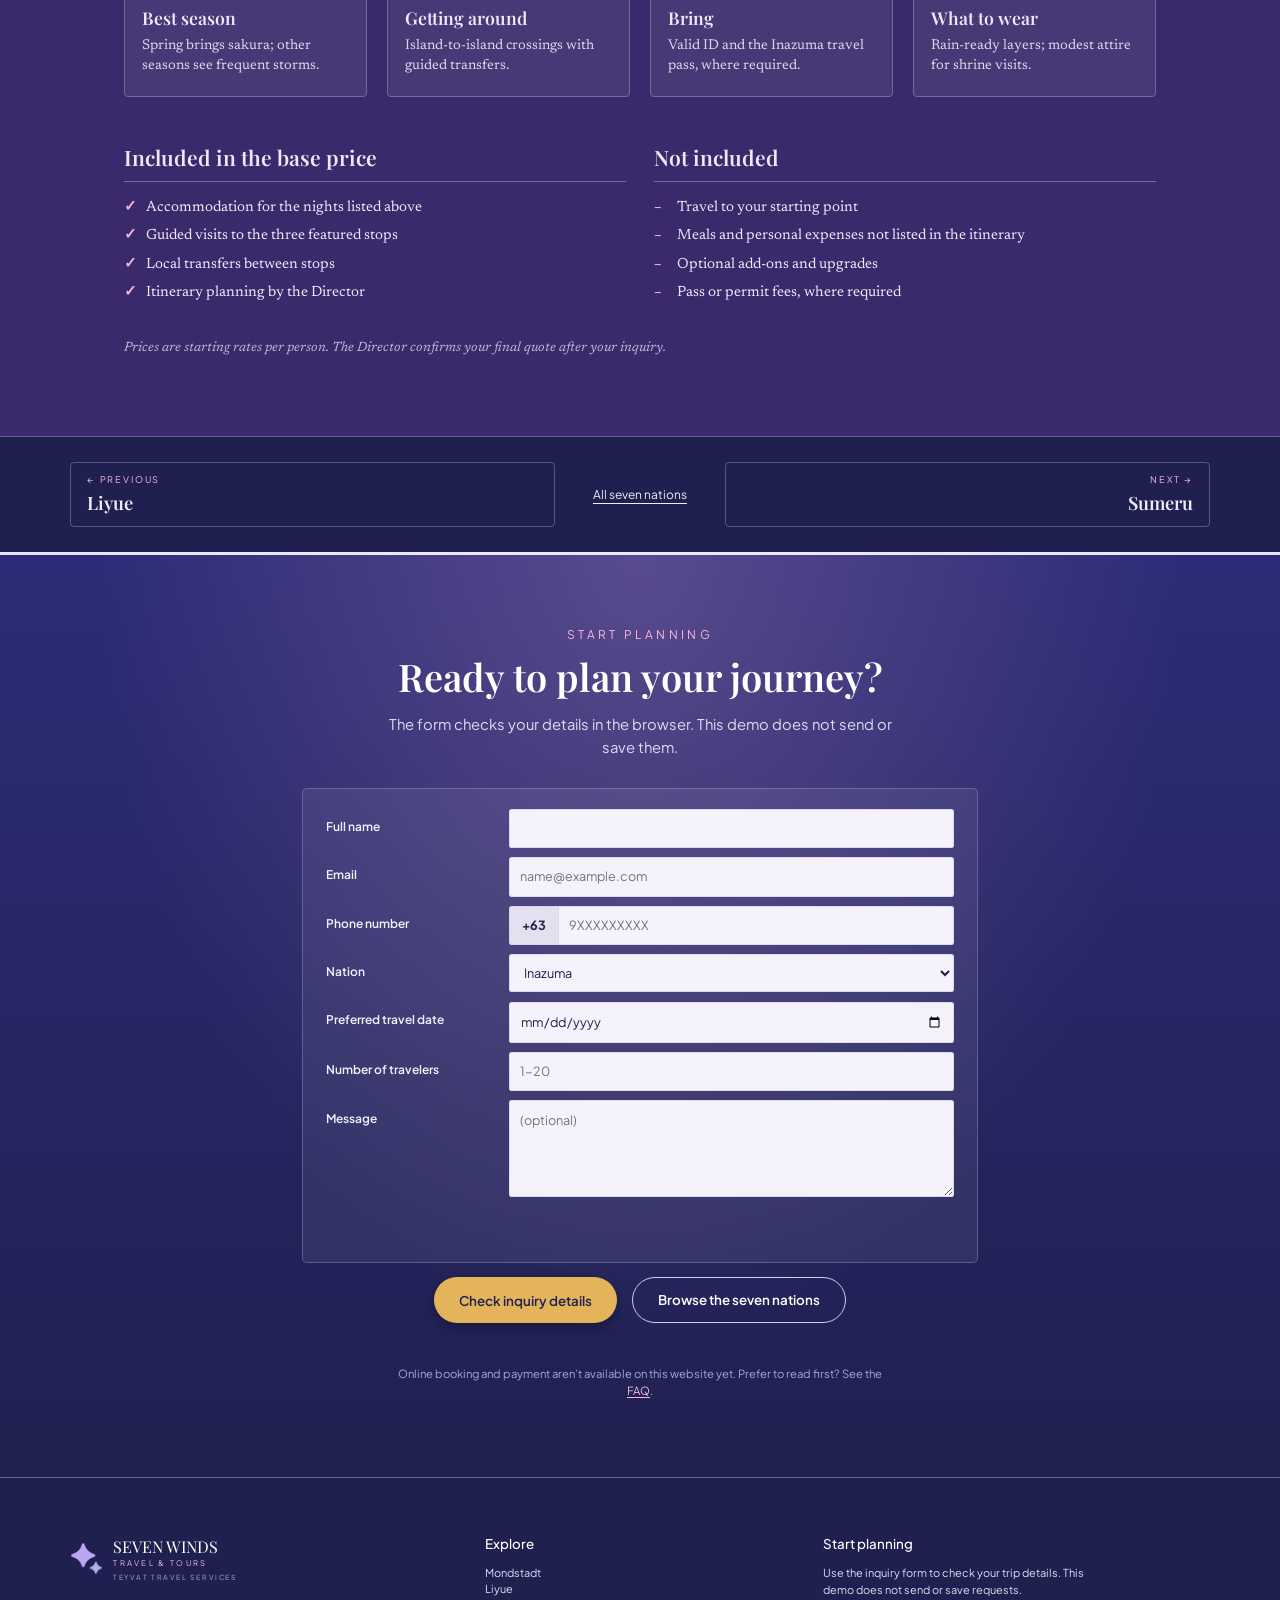
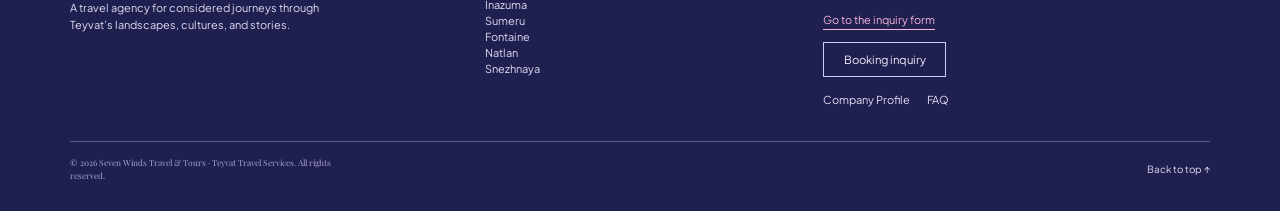
<file: nations/inazuma.html>
<!DOCTYPE html>
<html lang="en">
<head>
  <meta charset="utf-8">
  <meta name="viewport" content="width=device-width, initial-scale=1">
  <title>Inazuma — Seven Winds Travel &amp; Tours | Teyvat Travel Services</title>
  <meta name="description" content="Six days across thunder-strewn islands, shrine paths, and sakura valleys in the land of eternity.">
  <link rel="icon" href="../assets/icons/logo.png">
  <link rel="preconnect" href="https://fonts.googleapis.com">
  <link rel="preconnect" href="https://fonts.gstatic.com" crossorigin>
  <link rel="stylesheet" href="https://fonts.googleapis.com/css2?family=Alegreya:ital,wght@0,400..800;1,400..800&family=Bodoni+Moda:wght@400..700&family=DM+Serif+Display&family=Newsreader:ital,opsz,wght@0,6..72,400..700;1,6..72,400..700&family=Playfair+Display+SC:wght@400;700&family=Playfair+Display:ital,wght@0,400..900;1,400..700&family=Plus+Jakarta+Sans:wght@400;500;600;700;800&display=swap">
  <link rel="stylesheet" href="../css/styles.css">
  <link rel="stylesheet" href="../css/nation-stops.css">
  <link rel="stylesheet" href="../css/themes/inazuma.css">
  <link rel="stylesheet" href="../css/extras.css">
  <meta name="theme-color" content="#202050">
</head>
<body class="stops inazuma">

<a class="skip-link" href="#main">Skip to content</a>
<header class="site-header">
  <a class="brand" href="../index.html"><img src="../assets/icons/logo.png" alt=""><span class="brand-text"><span class="brand-name">Seven Winds</span><span class="brand-sub">Travel &amp; Tours</span><span class="brand-tag">Teyvat Travel Services</span></span></a>
  <nav class="nav" aria-label="Main">
    <a href="../index.html">Home</a>
    <a href="../index.html#about">Company Profile</a>
    <div class="has-menu"><a href="../index.html#nations" aria-current="page">Nations</a><ul class="menu"><li><a href="mondstadt.html">Mondstadt</a></li><li><a href="liyue.html">Liyue</a></li><li><a href="inazuma.html" aria-current="page">Inazuma</a></li><li><a href="sumeru.html">Sumeru</a></li><li><a href="fontaine.html">Fontaine</a></li><li><a href="natlan.html">Natlan</a></li><li><a href="snezhnaya.html">Snezhnaya</a></li></ul></div>
    <a href="../index.html#faq">FAQ</a>
    <a href="#contact">Contact</a>
  </nav>
</header>

<main id="main">
  <section class="st-hero">
    <div class="copy">
      <p class="st-eyebrow">Notes from the eternal storm</p>
      <h1>Inazuma</h1>
      <p class="st-tag">Where the eternal storm whispers, and the pursuit of eternity lives on.</p>
      <p class="st-desc">Six days across thunder-strewn islands, shrine paths, and sakura valleys in the land of eternity.</p>
      <button class="st-btn" type="button" data-open-booking>Chase the eternal thunder</button>
    </div>
  </section>

  <div class="st-stats"><span data-package-duration>6 days / 5 nights</span><span>from <span data-package-price>₱18,000</span> per person</span><span data-package-focus>cultural heritage &amp; island discovery</span></div>

  <section class="st-intro">
    <div><p class="eyebrow">The realm of eternal thunder</p><h2>Tradition, under a storm.</h2></div>
    <p>Inazuma is a nation of determination, tradition, and eternal beauty. Step ashore at Ritou, climb to the shrine beneath the Sacred Sakura, and cross the islands to a land steeped in timeless mystery.</p>
  </section>

  <section class="st-stops">
    <article class="stop" style="--img:url(../assets/img/inazuma/ritou.png)">
      <div class="copy"><span class="n">01</span><h3>Ritou</h3><p>Where every journey through the land of eternity begins.</p><a href="#contact" data-stop-inquiry>Inquire about this stop</a></div>
    </article>
    <article class="stop right" style="--img:url(../assets/img/inazuma/grand-narukami-shrine.png)">
      <div class="copy"><span class="n">02</span><h3>Grand Narukami Shrine</h3><p>A sacred place of prayer and peace beneath the Sacred Sakura.</p><a href="#contact" data-stop-inquiry>Inquire about this stop</a></div>
    </article>
    <article class="stop" style="--img:url(../assets/img/inazuma/about.png)">
      <div class="copy"><span class="n">03</span><h3>Inazuma City</h3><p>A castle town glowing beneath the moon, at the heart of the archipelago.</p><a href="#contact" data-stop-inquiry>Inquire about this stop</a></div>
    </article>
  </section>

  <section class="st-info">
    <h2>Good to know</h2>
    <p class="st-sub">Plan ahead for your Inazuma journey.</p>
    <ul class="st-tips">
      <li><img src="../assets/icons/season.png" alt=""><h3>Best season</h3><p>Spring brings sakura; other seasons see frequent storms.</p></li>
      <li><img src="../assets/icons/transport.png" alt=""><h3>Getting around</h3><p>Island-to-island crossings with guided transfers.</p></li>
      <li><img src="../assets/icons/bring.png" alt=""><h3>Bring</h3><p>Valid ID and the Inazuma travel pass, where required.</p></li>
      <li><img src="../assets/icons/attire.png" alt=""><h3>What to wear</h3><p>Rain-ready layers; modest attire for shrine visits.</p></li>
    </ul>
    <div class="st-incl">
      <div>
        <h3>Included in the base price</h3>
        <ul>
          <li>Accommodation for the nights listed above</li>
          <li>Guided visits to the three featured stops</li>
          <li>Local transfers between stops</li>
          <li>Itinerary planning by the Director</li>
        </ul>
      </div>
      <div class="no">
        <h3>Not included</h3>
        <ul>
          <li>Travel to your starting point</li>
          <li>Meals and personal expenses not listed in the itinerary</li>
          <li>Optional add-ons and upgrades</li>
          <li>Pass or permit fees, where required</li>
        </ul>
      </div>
    </div>
    <p class="st-fine">Prices are starting rates per person. The Director confirms your final quote after your inquiry.</p>
  </section>

  <nav class="st-more" aria-label="More nations">
    <a class="prev" href="liyue.html"><small>← Previous</small><strong>Liyue</strong></a>
    <a class="all" href="../index.html#nations">All seven nations</a>
    <a class="next" href="sumeru.html"><small>Next →</small><strong>Sumeru</strong></a>
  </nav>
</main>

<section class="cta-band" id="contact">
    <p class="cta-kicker">Start planning</p>
    <h2>Ready to plan your journey?</h2>
    <p class="cta-lead">The form checks your details in the browser. This demo does not send or save them.</p>
        <div class="inquiry-form-mount" data-inquiry-form-mount data-form-id="contact-inquiry" data-form-type="contact" data-default-nation="Inazuma"></div><noscript><p class="form-note">Turn on JavaScript to use this demo form.</p></noscript>
    <div class="cta-actions">
      <button class="btn-gold" type="button" data-submit-form="contact-inquiry">Check inquiry details</button>
      <a class="btn-ghost" href="../index.html#nations">Browse the seven nations</a>
    </div>
    <p class="cta-note">Online booking and payment aren’t available on this website yet. Prefer to read first? See the <a href="../index.html#faq">FAQ</a>.</p>
  </section>

<footer class="site-footer">
  <div class="foot-grid">
    <div>
      <div class="foot-brand"><img src="../assets/icons/sparkle-lavender.png" alt=""><span>Seven Winds<span class="brand-sub">Travel &amp; Tours</span><span class="brand-tag">Teyvat Travel Services</span></span></div>
      <p>A travel agency for considered journeys through Teyvat’s landscapes, cultures, and stories.</p>
    </div>
    <div><h4>Explore</h4><ul><li><a href="mondstadt.html">Mondstadt</a></li><li><a href="liyue.html">Liyue</a></li><li><a href="inazuma.html">Inazuma</a></li><li><a href="sumeru.html">Sumeru</a></li><li><a href="fontaine.html">Fontaine</a></li><li><a href="natlan.html">Natlan</a></li><li><a href="snezhnaya.html">Snezhnaya</a></li></ul></div>
    <div>
      <h4>Start planning</h4>
      <p>Use the inquiry form to check your trip details. This demo does not send or save requests.</p>
      <a class="foot-mail" href="#contact">Go to the inquiry form</a><br>
      <a class="btn-outline" href="#contact">Booking inquiry</a>
      <div class="foot-links"><a href="../index.html#about">Company Profile</a><a href="../index.html#faq">FAQ</a></div>
    </div>
  </div>
  <div class="foot-bottom"><p class="foot-note">© 2026 Seven Winds Travel &amp; Tours · Teyvat Travel Services. All rights reserved.</p><a href="#">Back to top ↑</a></div>
</footer>

<div class="booking-modal" data-booking-modal data-nation="Inazuma" hidden>
  <section class="booking-panel" tabindex="-1" role="dialog" aria-modal="true" aria-labelledby="booking-title">
    <button class="modal-close" type="button" data-close-booking aria-label="Close booking inquiry">×</button>
    <p class="cta-kicker" data-package-summary>Inazuma · 6 days / 5 nights</p>
    <h2 id="booking-title">Estimated booking inquiry</h2>
    <p class="modal-intro">This demo estimates the package only. It does not send, save, or reserve a trip.</p>
    <div class="inquiry-form-mount" data-inquiry-form-mount data-form-id="booking-inquiry" data-form-type="booking" data-default-nation="Inazuma"></div><noscript><p class="form-note">Turn on JavaScript to use this demo form.</p></noscript>
  </section>
</div>
<script src="../js/data.js" defer></script>
<script src="../js/filter.js" defer></script>
<script src="../js/inquiry.js" defer></script>
</body>
</html>
</file>
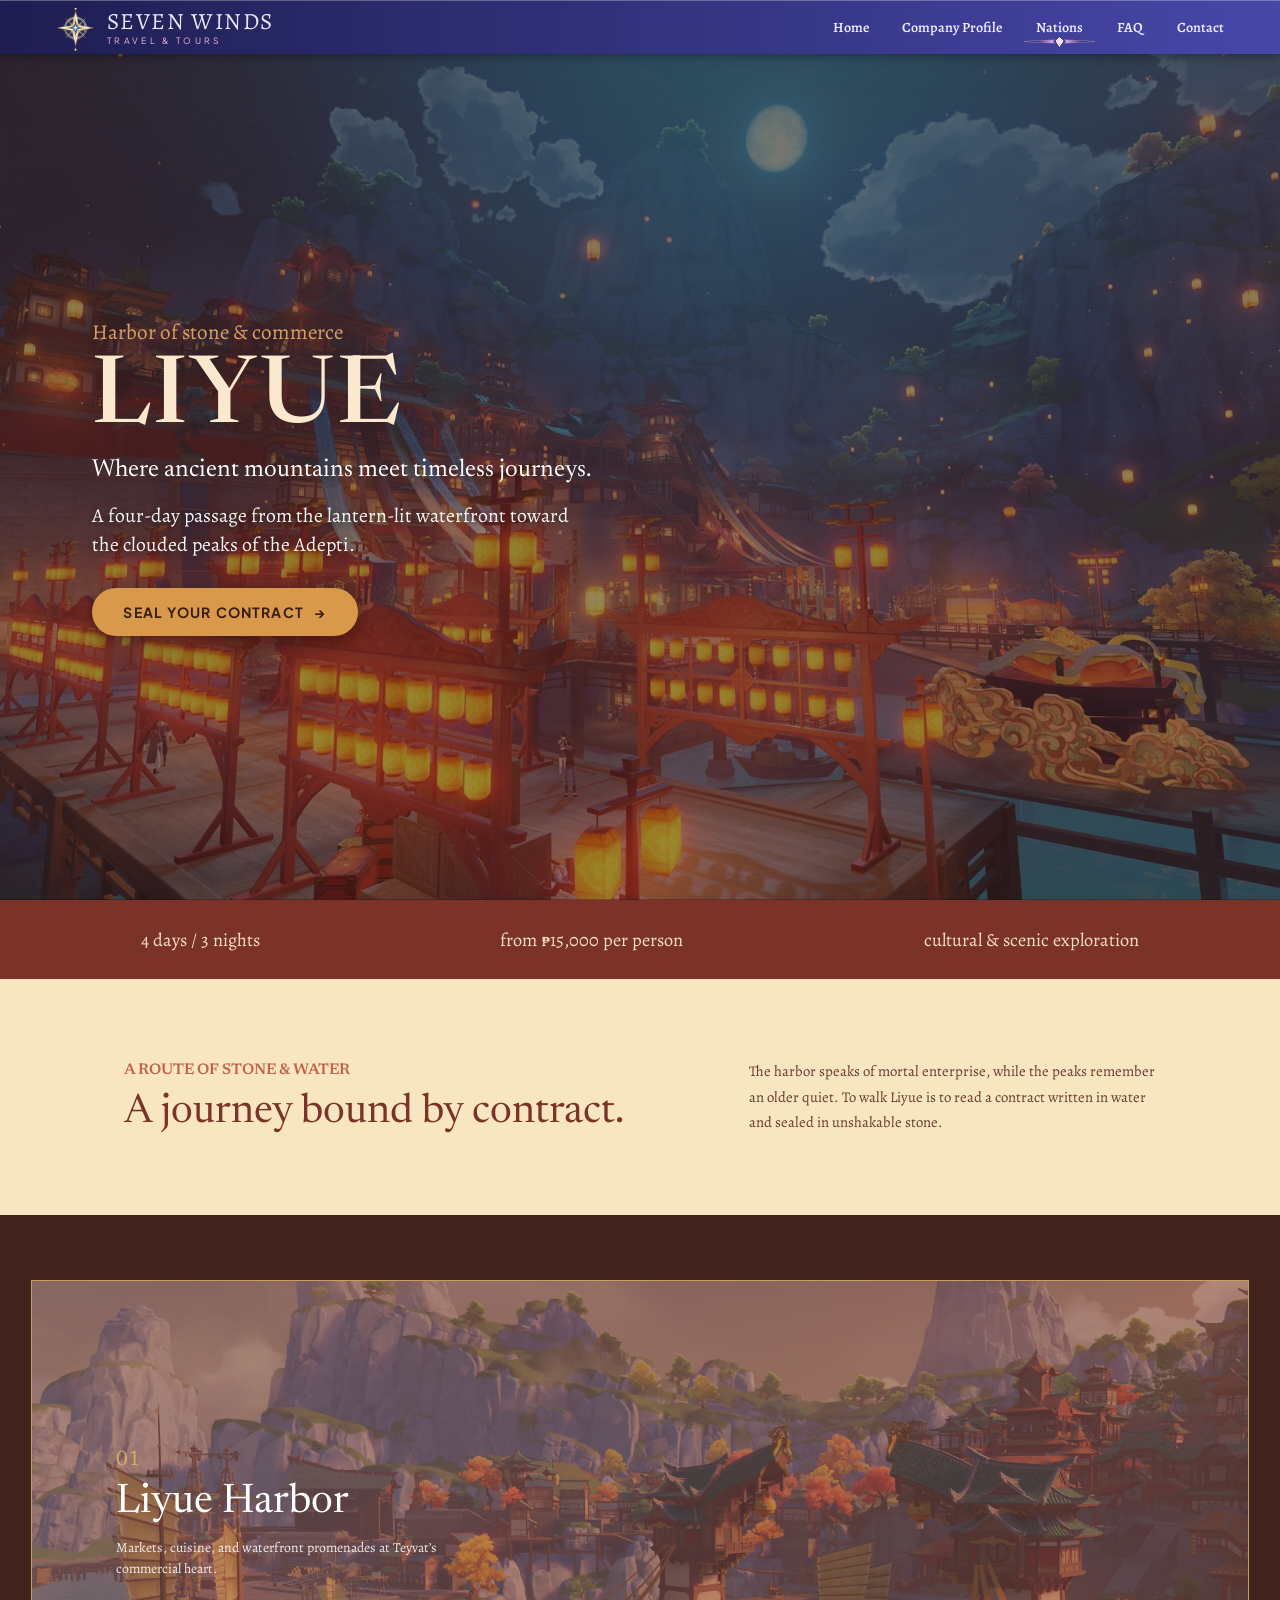
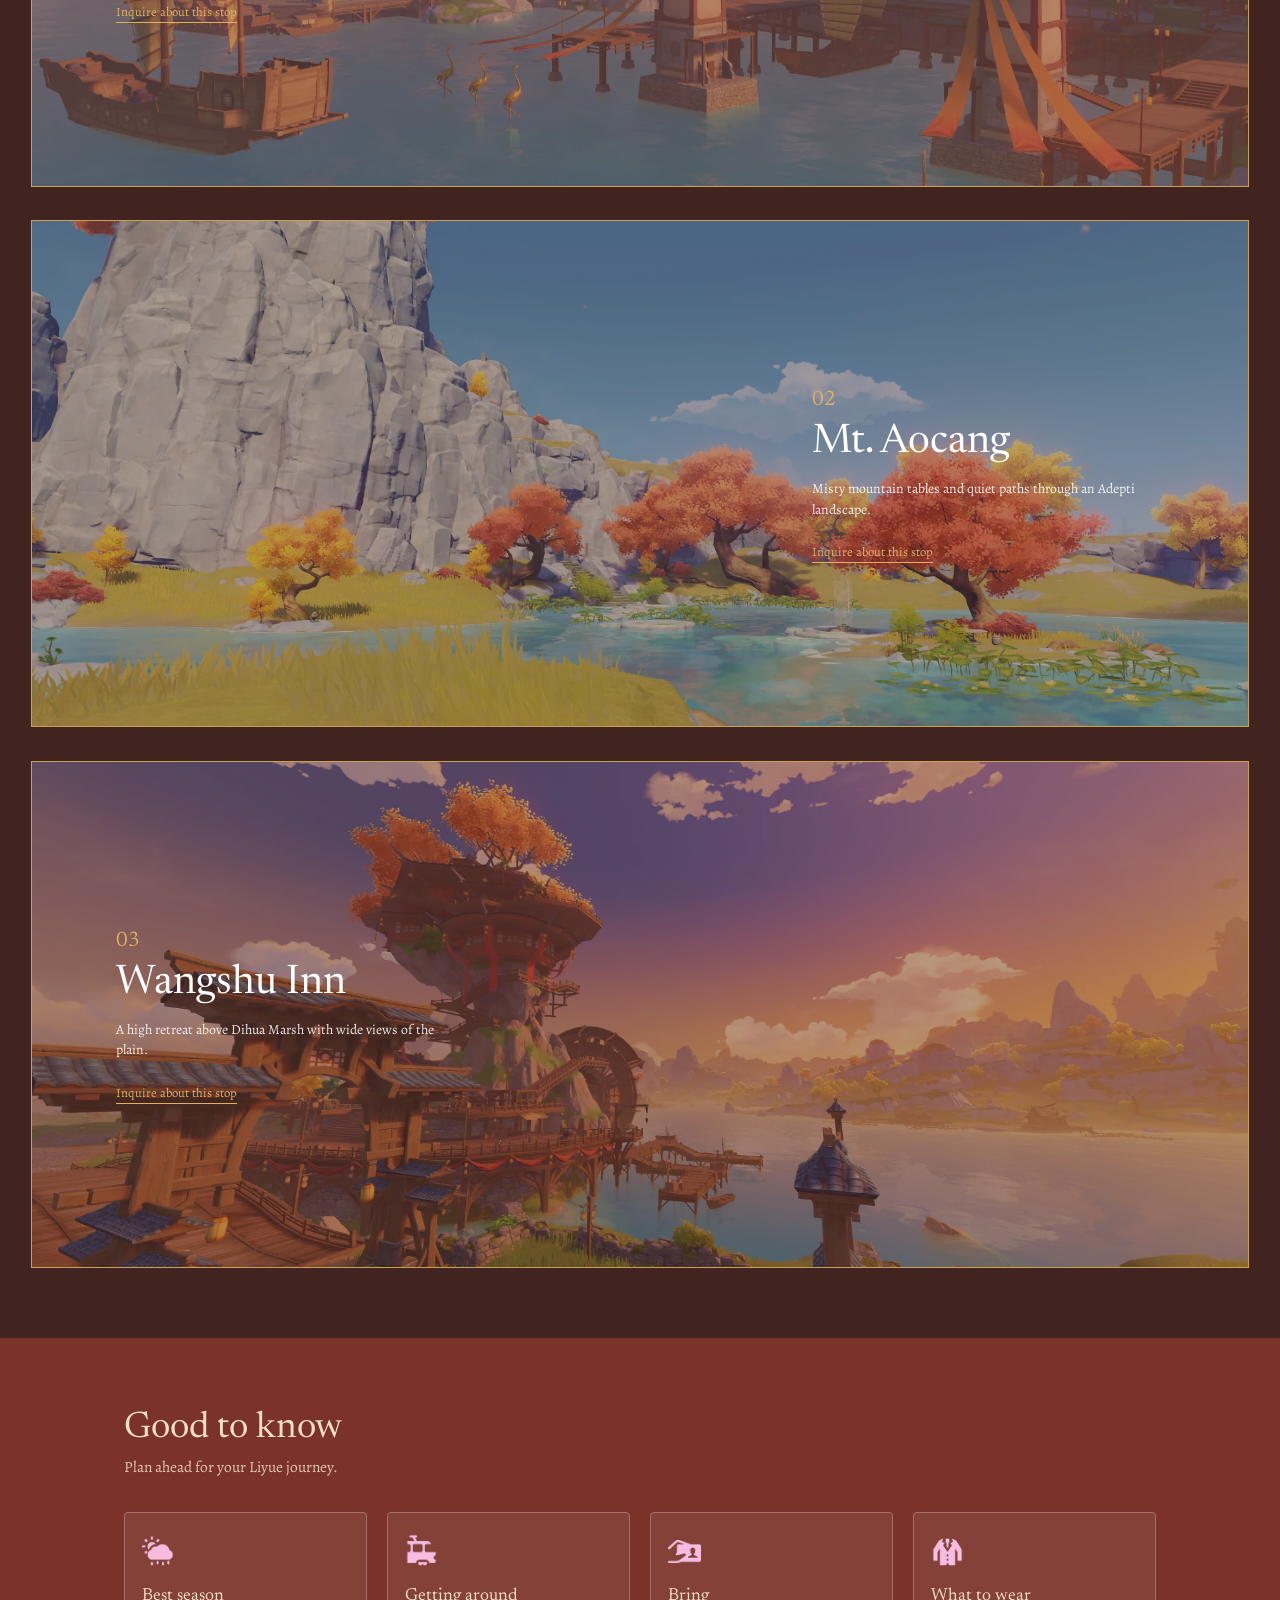
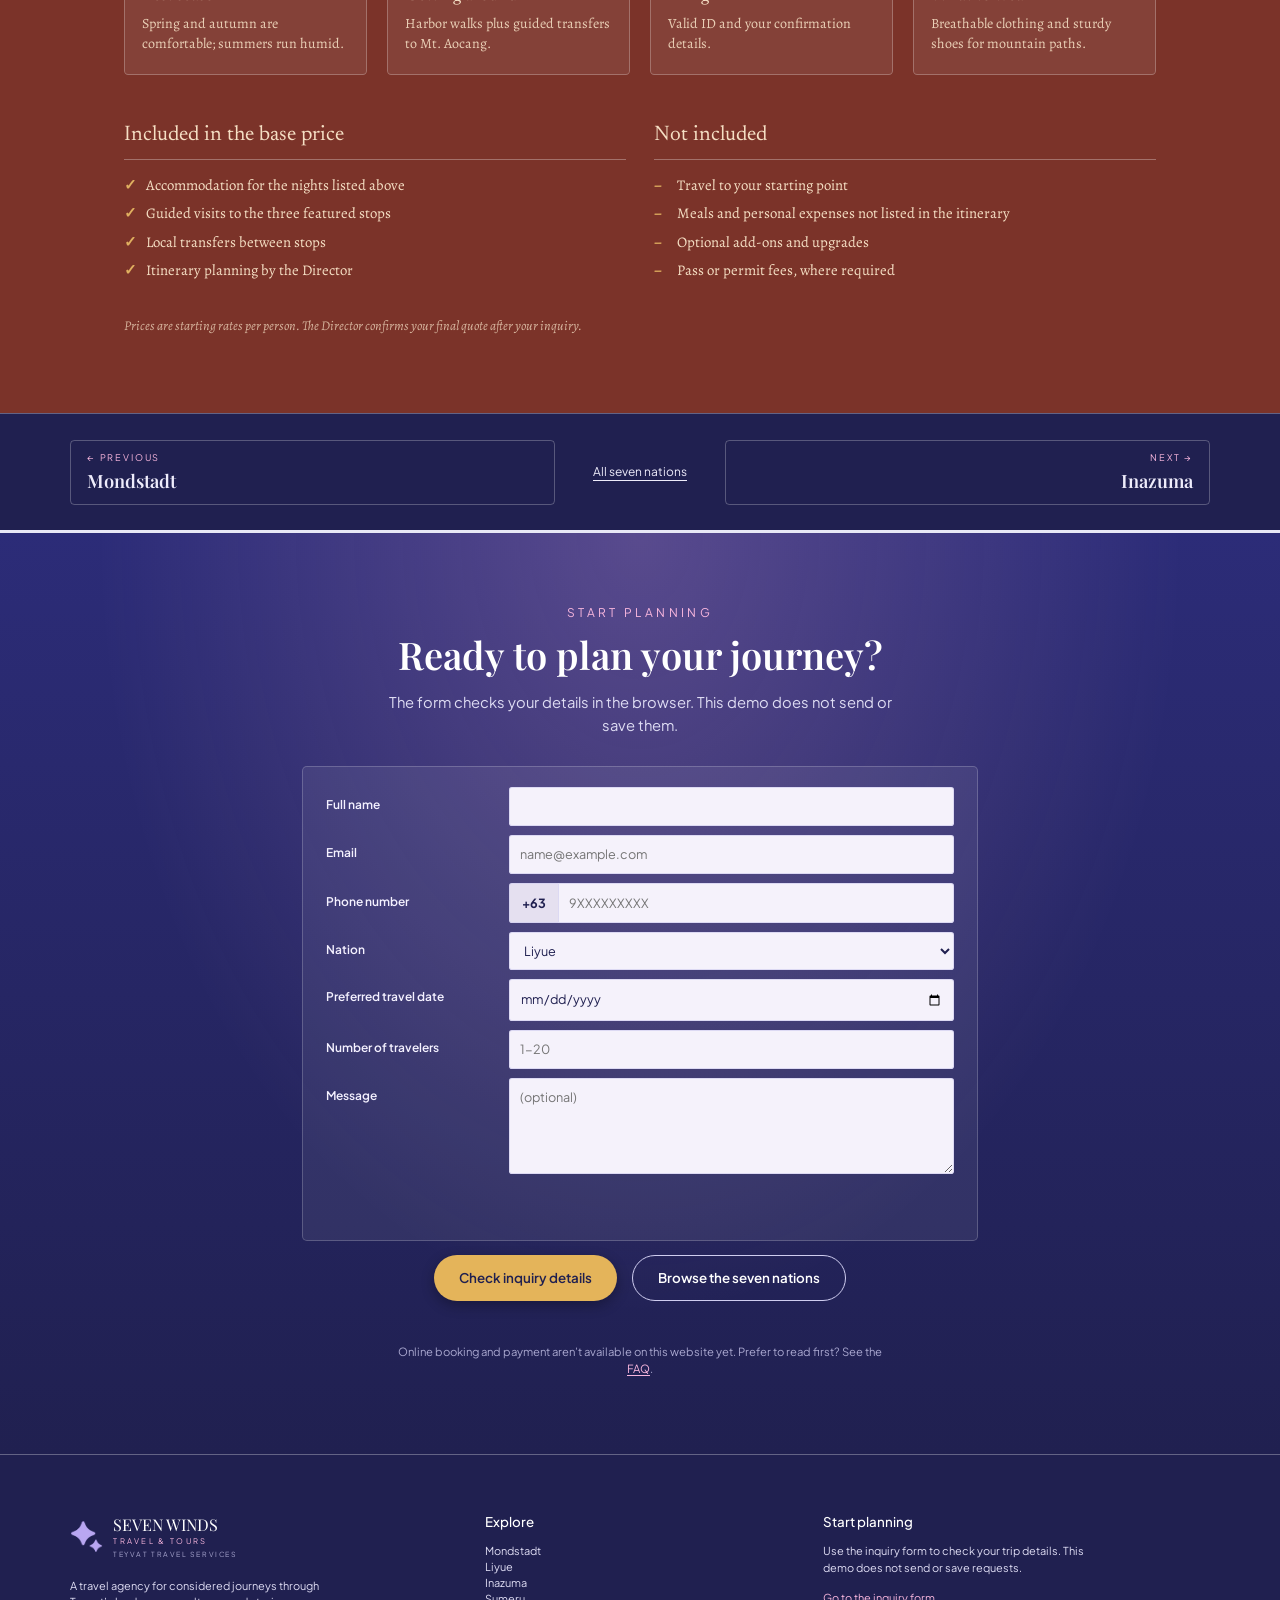
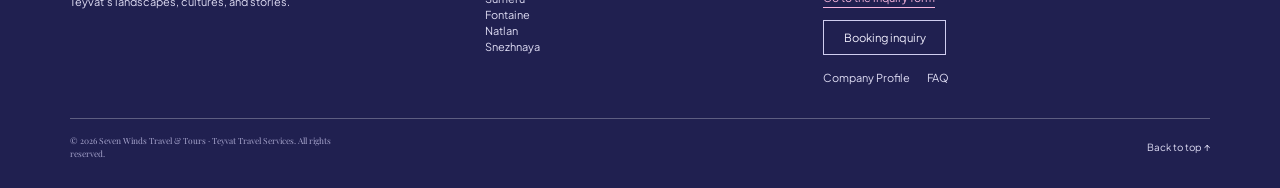
<file: nations/liyue.html>
<!DOCTYPE html>
<html lang="en">
<head>
  <meta charset="utf-8">
  <meta name="viewport" content="width=device-width, initial-scale=1">
  <title>Liyue — Seven Winds Travel &amp; Tours | Teyvat Travel Services</title>
  <meta name="description" content="A four-day passage from the lantern-lit waterfront toward the clouded peaks of the Adepti.">
  <link rel="icon" href="../assets/icons/logo.png">
  <link rel="preconnect" href="https://fonts.googleapis.com">
  <link rel="preconnect" href="https://fonts.gstatic.com" crossorigin>
  <link rel="stylesheet" href="https://fonts.googleapis.com/css2?family=Alegreya:ital,wght@0,400..800;1,400..800&family=Bodoni+Moda:wght@400..700&family=DM+Serif+Display&family=Newsreader:ital,opsz,wght@0,6..72,400..700;1,6..72,400..700&family=Playfair+Display+SC:wght@400;700&family=Playfair+Display:ital,wght@0,400..900;1,400..700&family=Plus+Jakarta+Sans:wght@400;500;600;700;800&display=swap">
  <link rel="stylesheet" href="../css/styles.css">
  <link rel="stylesheet" href="../css/nation-stops.css">
  <link rel="stylesheet" href="../css/themes/liyue.css">
  <link rel="stylesheet" href="../css/extras.css">
  <meta name="theme-color" content="#202050">
</head>
<body class="stops liyue">

<a class="skip-link" href="#main">Skip to content</a>
<header class="site-header">
  <a class="brand" href="../index.html"><img src="../assets/icons/logo.png" alt=""><span class="brand-text"><span class="brand-name">Seven Winds</span><span class="brand-sub">Travel &amp; Tours</span><span class="brand-tag">Teyvat Travel Services</span></span></a>
  <nav class="nav" aria-label="Main">
    <a href="../index.html">Home</a>
    <a href="../index.html#about">Company Profile</a>
    <div class="has-menu"><a href="../index.html#nations" aria-current="page">Nations</a><ul class="menu"><li><a href="mondstadt.html">Mondstadt</a></li><li><a href="liyue.html" aria-current="page">Liyue</a></li><li><a href="inazuma.html">Inazuma</a></li><li><a href="sumeru.html">Sumeru</a></li><li><a href="fontaine.html">Fontaine</a></li><li><a href="natlan.html">Natlan</a></li><li><a href="snezhnaya.html">Snezhnaya</a></li></ul></div>
    <a href="../index.html#faq">FAQ</a>
    <a href="#contact">Contact</a>
  </nav>
</header>

<main id="main">
  <section class="st-hero">
    <div class="copy">
      <p class="st-eyebrow">Harbor of stone &amp; commerce</p>
      <h1>Liyue</h1>
      <p class="st-tag">Where ancient mountains meet timeless journeys.</p>
      <p class="st-desc">A four-day passage from the lantern-lit waterfront toward the clouded peaks of the Adepti.</p>
      <button class="st-btn" type="button" data-open-booking>Seal your contract</button>
    </div>
  </section>

  <div class="st-stats"><span data-package-duration>4 days / 3 nights</span><span>from <span data-package-price>₱15,000</span> per person</span><span data-package-focus>cultural &amp; scenic exploration</span></div>

  <section class="st-intro">
    <div><p class="eyebrow">A route of stone &amp; water</p><h2>A journey bound by contract.</h2></div>
    <p>The harbor speaks of mortal enterprise, while the peaks remember an older quiet. To walk Liyue is to read a contract written in water and sealed in unshakable stone.</p>
  </section>

  <section class="st-stops">
    <article class="stop" style="--img:url(../assets/img/nations/liyue-harbor.webp)">
      <div class="copy"><span class="n">01</span><h3>Liyue Harbor</h3><p>Markets, cuisine, and waterfront promenades at Teyvat’s commercial heart.</p><a href="#contact" data-stop-inquiry>Inquire about this stop</a></div>
    </article>
    <article class="stop right" style="--img:url(../assets/img/nations/mount-aocang.webp)">
      <div class="copy"><span class="n">02</span><h3>Mt. Aocang</h3><p>Misty mountain tables and quiet paths through an Adepti landscape.</p><a href="#contact" data-stop-inquiry>Inquire about this stop</a></div>
    </article>
    <article class="stop" style="--img:url(../assets/img/nations/wangshu-inn.webp)">
      <div class="copy"><span class="n">03</span><h3>Wangshu Inn</h3><p>A high retreat above Dihua Marsh with wide views of the plain.</p><a href="#contact" data-stop-inquiry>Inquire about this stop</a></div>
    </article>
  </section>

  <section class="st-info">
    <h2>Good to know</h2>
    <p class="st-sub">Plan ahead for your Liyue journey.</p>
    <ul class="st-tips">
      <li><img src="../assets/icons/season.png" alt=""><h3>Best season</h3><p>Spring and autumn are comfortable; summers run humid.</p></li>
      <li><img src="../assets/icons/transport.png" alt=""><h3>Getting around</h3><p>Harbor walks plus guided transfers to Mt. Aocang.</p></li>
      <li><img src="../assets/icons/bring.png" alt=""><h3>Bring</h3><p>Valid ID and your confirmation details.</p></li>
      <li><img src="../assets/icons/attire.png" alt=""><h3>What to wear</h3><p>Breathable clothing and sturdy shoes for mountain paths.</p></li>
    </ul>
    <div class="st-incl">
      <div>
        <h3>Included in the base price</h3>
        <ul>
          <li>Accommodation for the nights listed above</li>
          <li>Guided visits to the three featured stops</li>
          <li>Local transfers between stops</li>
          <li>Itinerary planning by the Director</li>
        </ul>
      </div>
      <div class="no">
        <h3>Not included</h3>
        <ul>
          <li>Travel to your starting point</li>
          <li>Meals and personal expenses not listed in the itinerary</li>
          <li>Optional add-ons and upgrades</li>
          <li>Pass or permit fees, where required</li>
        </ul>
      </div>
    </div>
    <p class="st-fine">Prices are starting rates per person. The Director confirms your final quote after your inquiry.</p>
  </section>

  <nav class="st-more" aria-label="More nations">
    <a class="prev" href="mondstadt.html"><small>← Previous</small><strong>Mondstadt</strong></a>
    <a class="all" href="../index.html#nations">All seven nations</a>
    <a class="next" href="inazuma.html"><small>Next →</small><strong>Inazuma</strong></a>
  </nav>
</main>

<section class="cta-band" id="contact">
    <p class="cta-kicker">Start planning</p>
    <h2>Ready to plan your journey?</h2>
    <p class="cta-lead">The form checks your details in the browser. This demo does not send or save them.</p>
        <div class="inquiry-form-mount" data-inquiry-form-mount data-form-id="contact-inquiry" data-form-type="contact" data-default-nation="Liyue"></div><noscript><p class="form-note">Turn on JavaScript to use this demo form.</p></noscript>
    <div class="cta-actions">
      <button class="btn-gold" type="button" data-submit-form="contact-inquiry">Check inquiry details</button>
      <a class="btn-ghost" href="../index.html#nations">Browse the seven nations</a>
    </div>
    <p class="cta-note">Online booking and payment aren’t available on this website yet. Prefer to read first? See the <a href="../index.html#faq">FAQ</a>.</p>
  </section>

<footer class="site-footer">
  <div class="foot-grid">
    <div>
      <div class="foot-brand"><img src="../assets/icons/sparkle-lavender.png" alt=""><span>Seven Winds<span class="brand-sub">Travel &amp; Tours</span><span class="brand-tag">Teyvat Travel Services</span></span></div>
      <p>A travel agency for considered journeys through Teyvat’s landscapes, cultures, and stories.</p>
    </div>
    <div><h4>Explore</h4><ul><li><a href="mondstadt.html">Mondstadt</a></li><li><a href="liyue.html">Liyue</a></li><li><a href="inazuma.html">Inazuma</a></li><li><a href="sumeru.html">Sumeru</a></li><li><a href="fontaine.html">Fontaine</a></li><li><a href="natlan.html">Natlan</a></li><li><a href="snezhnaya.html">Snezhnaya</a></li></ul></div>
    <div>
      <h4>Start planning</h4>
      <p>Use the inquiry form to check your trip details. This demo does not send or save requests.</p>
      <a class="foot-mail" href="#contact">Go to the inquiry form</a><br>
      <a class="btn-outline" href="#contact">Booking inquiry</a>
      <div class="foot-links"><a href="../index.html#about">Company Profile</a><a href="../index.html#faq">FAQ</a></div>
    </div>
  </div>
  <div class="foot-bottom"><p class="foot-note">© 2026 Seven Winds Travel &amp; Tours · Teyvat Travel Services. All rights reserved.</p><a href="#">Back to top ↑</a></div>
</footer>

<div class="booking-modal" data-booking-modal data-nation="Liyue" hidden>
  <section class="booking-panel" tabindex="-1" role="dialog" aria-modal="true" aria-labelledby="booking-title">
    <button class="modal-close" type="button" data-close-booking aria-label="Close booking inquiry">×</button>
    <p class="cta-kicker" data-package-summary>Liyue · 4 days / 3 nights</p>
    <h2 id="booking-title">Estimated booking inquiry</h2>
    <p class="modal-intro">This demo estimates the package only. It does not send, save, or reserve a trip.</p>
    <div class="inquiry-form-mount" data-inquiry-form-mount data-form-id="booking-inquiry" data-form-type="booking" data-default-nation="Liyue"></div><noscript><p class="form-note">Turn on JavaScript to use this demo form.</p></noscript>
  </section>
</div>
<script src="../js/data.js" defer></script>
<script src="../js/filter.js" defer></script>
<script src="../js/inquiry.js" defer></script>
</body>
</html>
</file>
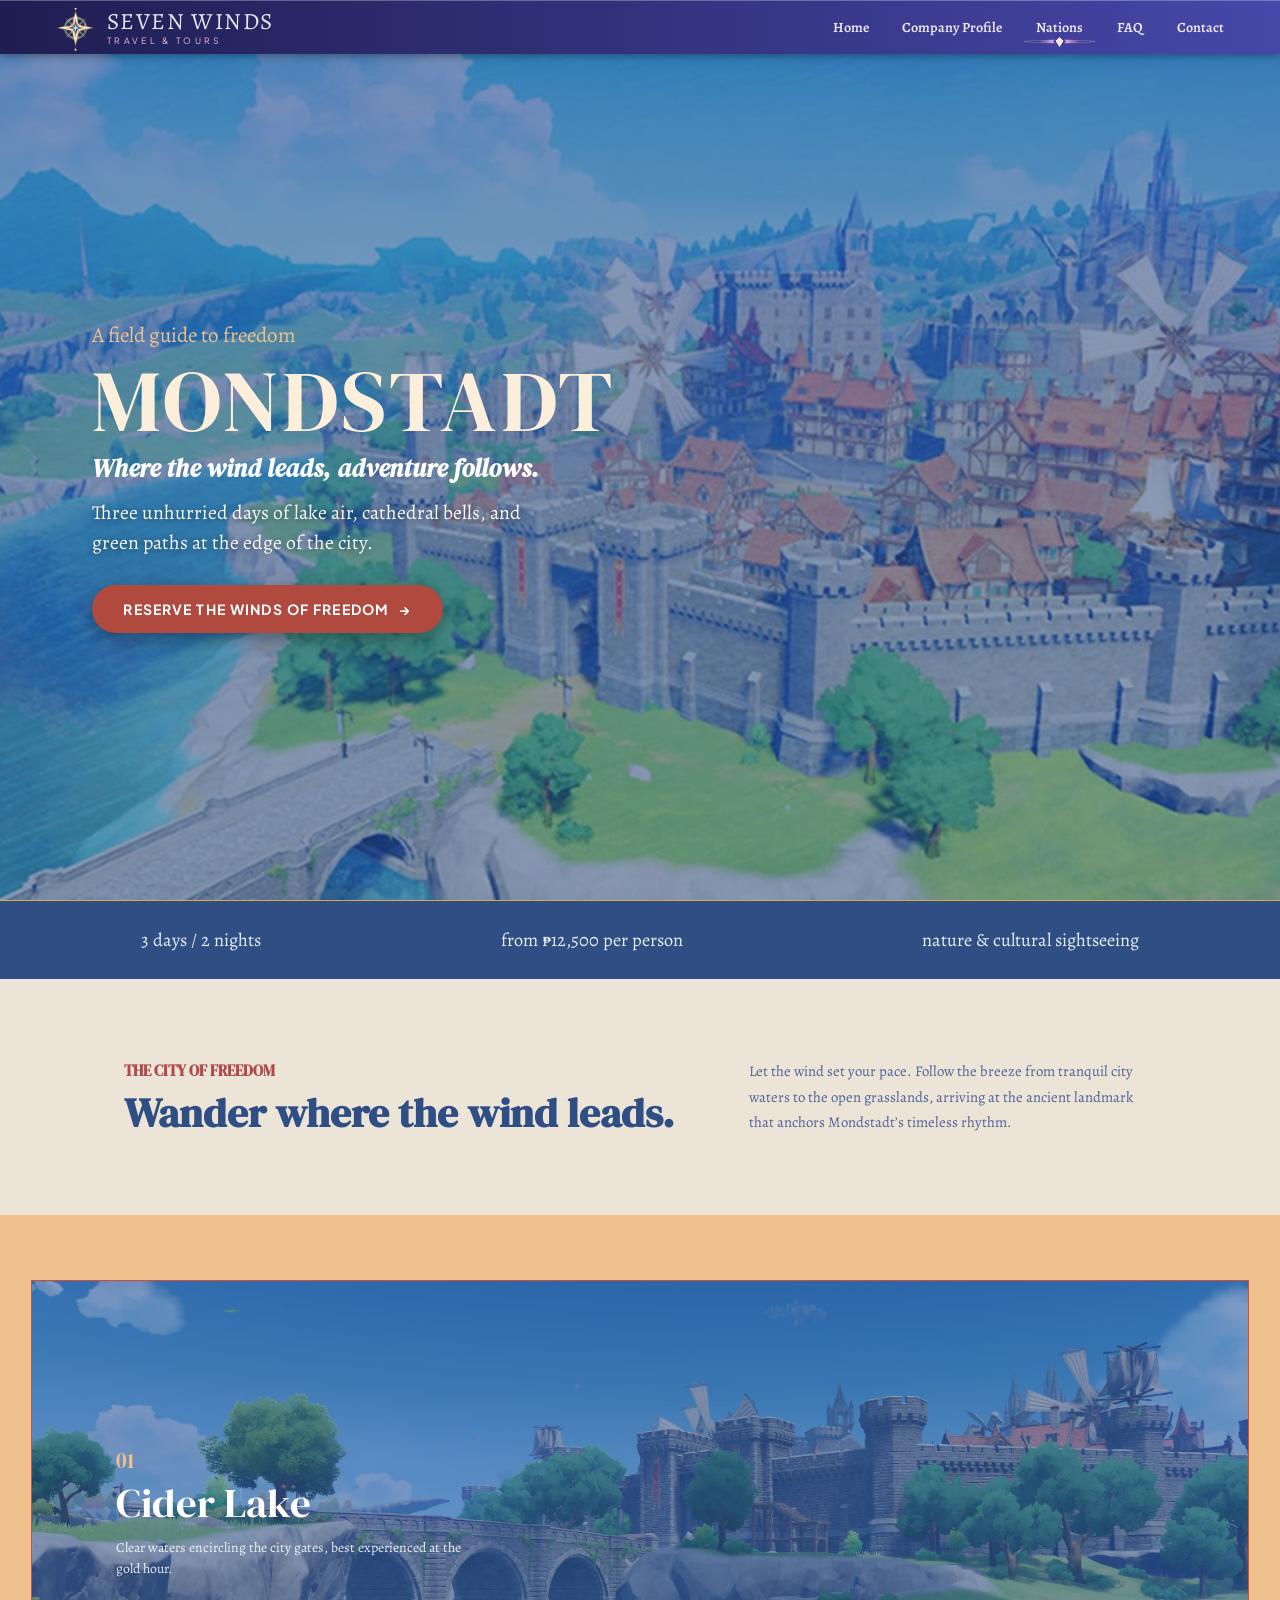
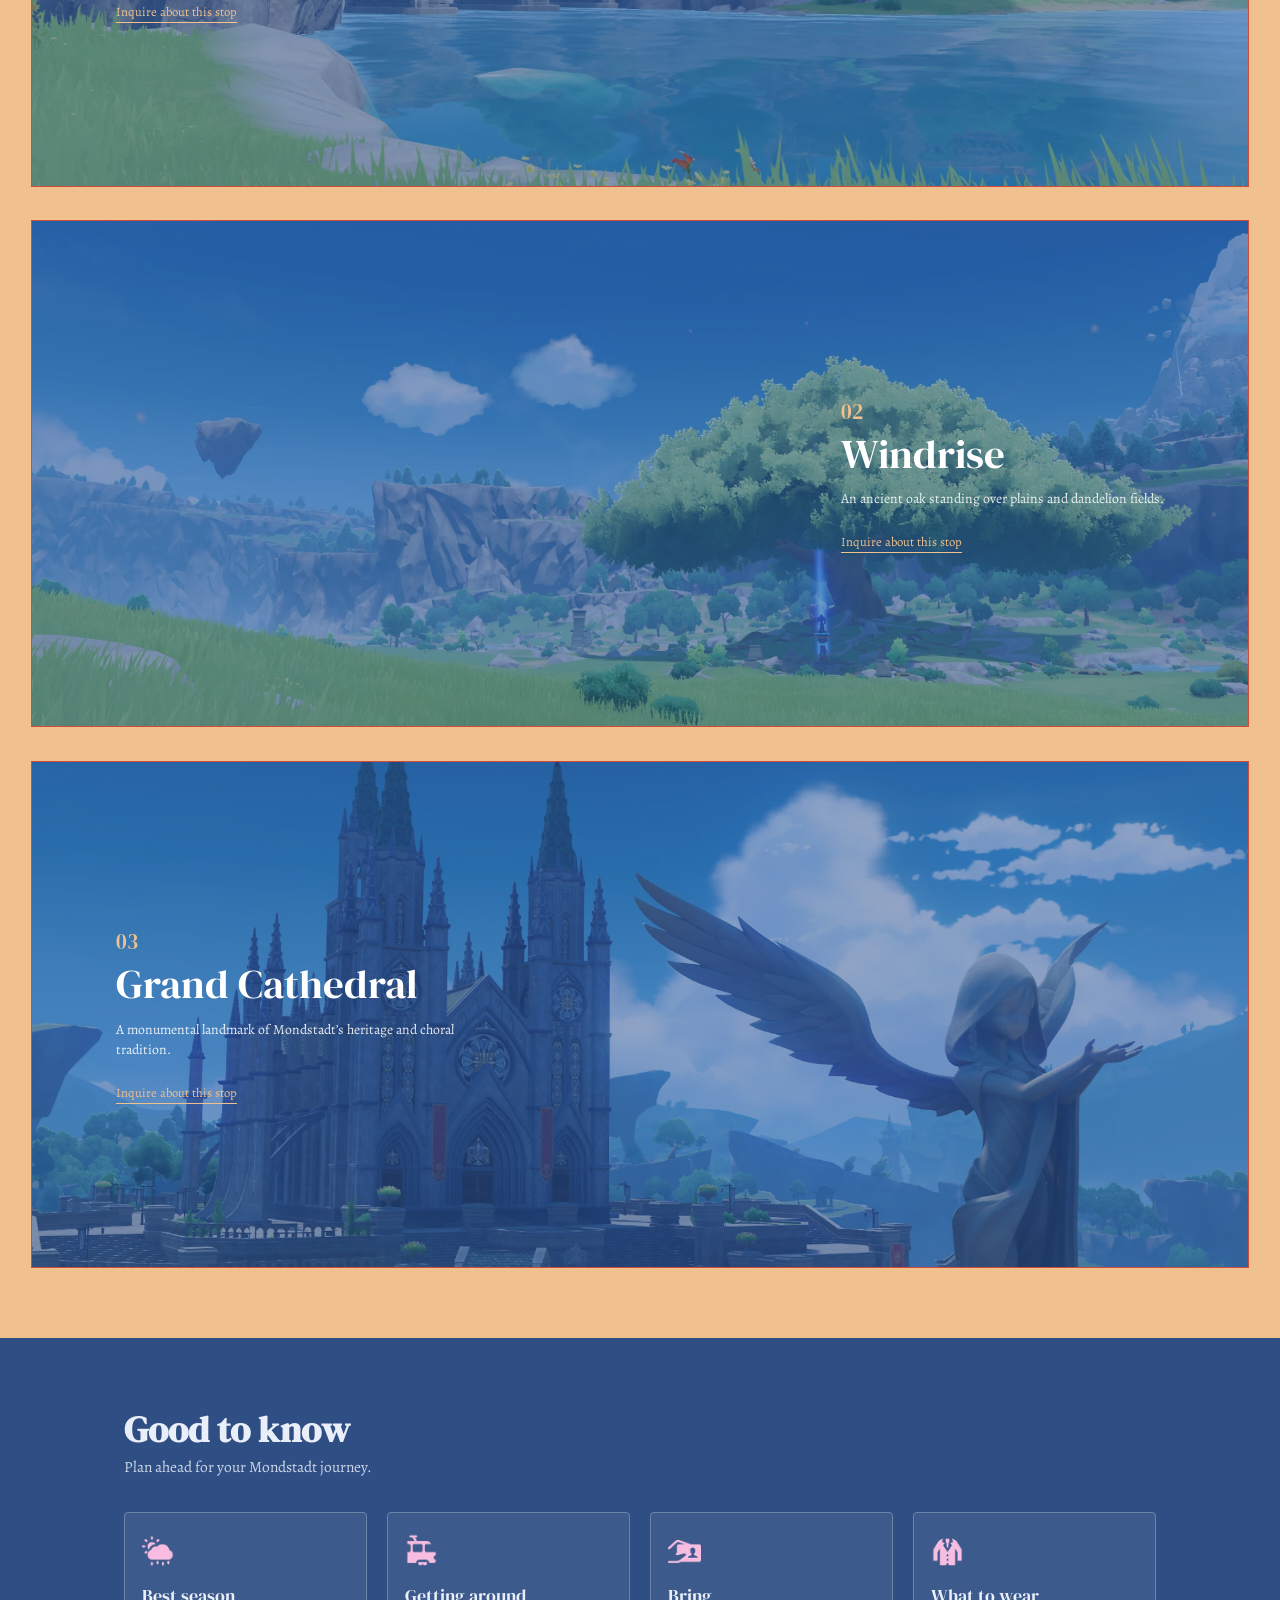
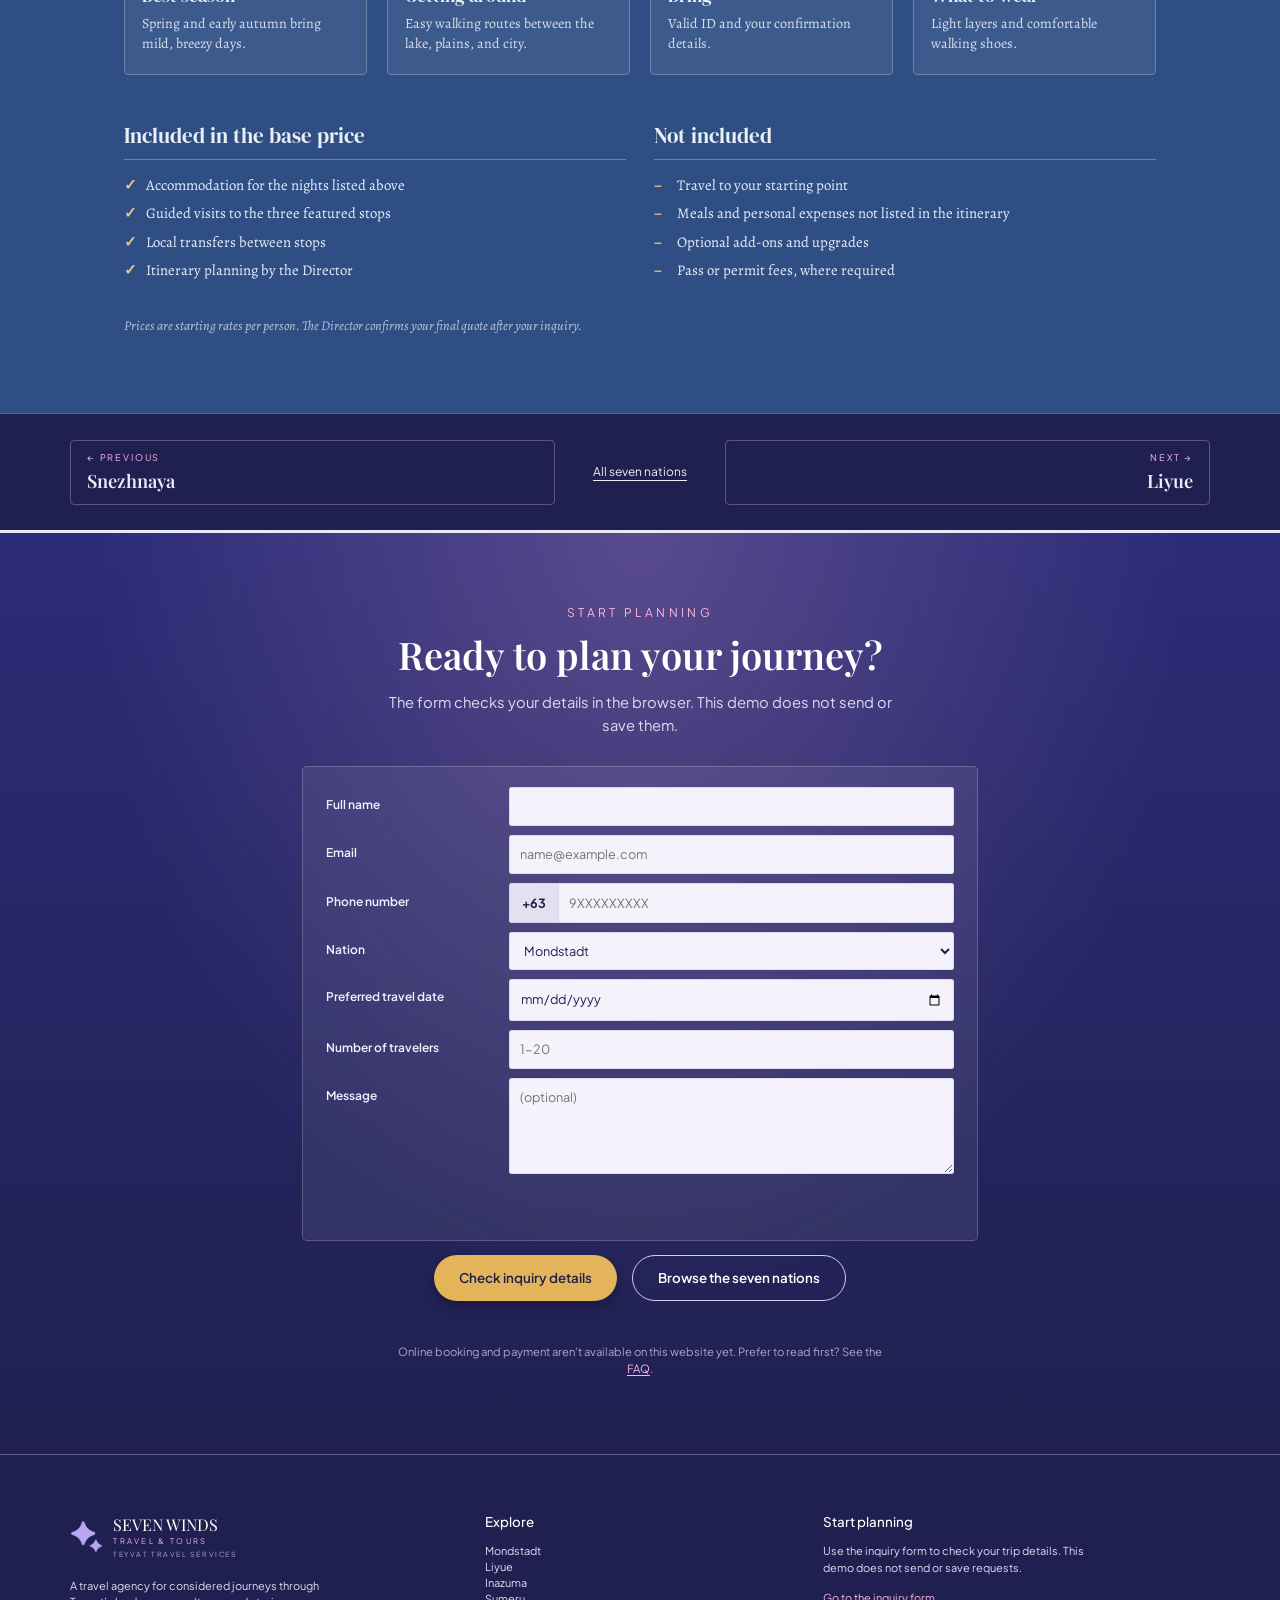
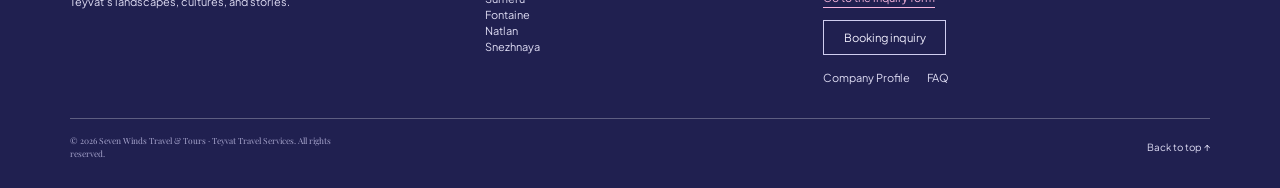
<file: nations/mondstadt.html>
<!DOCTYPE html>
<html lang="en">
<head>
  <meta charset="utf-8">
  <meta name="viewport" content="width=device-width, initial-scale=1">
  <title>Mondstadt — Seven Winds Travel &amp; Tours | Teyvat Travel Services</title>
  <meta name="description" content="Three unhurried days of lake air, cathedral bells, and green paths at the edge of the city.">
  <link rel="icon" href="../assets/icons/logo.png">
  <link rel="preconnect" href="https://fonts.googleapis.com">
  <link rel="preconnect" href="https://fonts.gstatic.com" crossorigin>
  <link rel="stylesheet" href="https://fonts.googleapis.com/css2?family=Alegreya:ital,wght@0,400..800;1,400..800&family=Bodoni+Moda:wght@400..700&family=DM+Serif+Display&family=Newsreader:ital,opsz,wght@0,6..72,400..700;1,6..72,400..700&family=Playfair+Display+SC:wght@400;700&family=Playfair+Display:ital,wght@0,400..900;1,400..700&family=Plus+Jakarta+Sans:wght@400;500;600;700;800&display=swap">
  <link rel="stylesheet" href="../css/styles.css">
  <link rel="stylesheet" href="../css/nation-stops.css">
  <link rel="stylesheet" href="../css/themes/mondstadt.css">
  <link rel="stylesheet" href="../css/extras.css">
  <meta name="theme-color" content="#202050">
</head>
<body class="stops mondstadt">

<a class="skip-link" href="#main">Skip to content</a>
<header class="site-header">
  <a class="brand" href="../index.html"><img src="../assets/icons/logo.png" alt=""><span class="brand-text"><span class="brand-name">Seven Winds</span><span class="brand-sub">Travel &amp; Tours</span><span class="brand-tag">Teyvat Travel Services</span></span></a>
  <nav class="nav" aria-label="Main">
    <a href="../index.html">Home</a>
    <a href="../index.html#about">Company Profile</a>
    <div class="has-menu"><a href="../index.html#nations" aria-current="page">Nations</a><ul class="menu"><li><a href="mondstadt.html" aria-current="page">Mondstadt</a></li><li><a href="liyue.html">Liyue</a></li><li><a href="inazuma.html">Inazuma</a></li><li><a href="sumeru.html">Sumeru</a></li><li><a href="fontaine.html">Fontaine</a></li><li><a href="natlan.html">Natlan</a></li><li><a href="snezhnaya.html">Snezhnaya</a></li></ul></div>
    <a href="../index.html#faq">FAQ</a>
    <a href="#contact">Contact</a>
  </nav>
</header>

<main id="main">
  <section class="st-hero">
    <div class="copy">
      <p class="st-eyebrow">A field guide to freedom</p>
      <h1>Mondstadt</h1>
      <p class="st-tag">Where the wind leads, adventure follows.</p>
      <p class="st-desc">Three unhurried days of lake air, cathedral bells, and green paths at the edge of the city.</p>
      <button class="st-btn" type="button" data-open-booking>Reserve the winds of freedom</button>
    </div>
  </section>

  <div class="st-stats"><span data-package-duration>3 days / 2 nights</span><span>from <span data-package-price>₱12,500</span> per person</span><span data-package-focus>nature &amp; cultural sightseeing</span></div>

  <section class="st-intro">
    <div><p class="eyebrow">The city of freedom</p><h2>Wander where the wind leads.</h2></div>
    <p>Let the wind set your pace. Follow the breeze from tranquil city waters to the open grasslands, arriving at the ancient landmark that anchors Mondstadt’s timeless rhythm.</p>
  </section>

  <section class="st-stops">
    <article class="stop" style="--img:url(../assets/img/nations/cider-lake.webp)">
      <div class="copy"><span class="n">01</span><h3>Cider Lake</h3><p>Clear waters encircling the city gates, best experienced at the gold hour.</p><a href="#contact" data-stop-inquiry>Inquire about this stop</a></div>
    </article>
    <article class="stop right" style="--img:url(../assets/img/nations/windrise.webp)">
      <div class="copy"><span class="n">02</span><h3>Windrise</h3><p>An ancient oak standing over plains and dandelion fields.</p><a href="#contact" data-stop-inquiry>Inquire about this stop</a></div>
    </article>
    <article class="stop" style="--img:url(../assets/img/nations/grand-cathedral.webp)">
      <div class="copy"><span class="n">03</span><h3>Grand Cathedral</h3><p>A monumental landmark of Mondstadt’s heritage and choral tradition.</p><a href="#contact" data-stop-inquiry>Inquire about this stop</a></div>
    </article>
  </section>

  <section class="st-info">
    <h2>Good to know</h2>
    <p class="st-sub">Plan ahead for your Mondstadt journey.</p>
    <ul class="st-tips">
      <li><img src="../assets/icons/season.png" alt=""><h3>Best season</h3><p>Spring and early autumn bring mild, breezy days.</p></li>
      <li><img src="../assets/icons/transport.png" alt=""><h3>Getting around</h3><p>Easy walking routes between the lake, plains, and city.</p></li>
      <li><img src="../assets/icons/bring.png" alt=""><h3>Bring</h3><p>Valid ID and your confirmation details.</p></li>
      <li><img src="../assets/icons/attire.png" alt=""><h3>What to wear</h3><p>Light layers and comfortable walking shoes.</p></li>
    </ul>
    <div class="st-incl">
      <div>
        <h3>Included in the base price</h3>
        <ul>
          <li>Accommodation for the nights listed above</li>
          <li>Guided visits to the three featured stops</li>
          <li>Local transfers between stops</li>
          <li>Itinerary planning by the Director</li>
        </ul>
      </div>
      <div class="no">
        <h3>Not included</h3>
        <ul>
          <li>Travel to your starting point</li>
          <li>Meals and personal expenses not listed in the itinerary</li>
          <li>Optional add-ons and upgrades</li>
          <li>Pass or permit fees, where required</li>
        </ul>
      </div>
    </div>
    <p class="st-fine">Prices are starting rates per person. The Director confirms your final quote after your inquiry.</p>
  </section>

  <nav class="st-more" aria-label="More nations">
    <a class="prev" href="snezhnaya.html"><small>← Previous</small><strong>Snezhnaya</strong></a>
    <a class="all" href="../index.html#nations">All seven nations</a>
    <a class="next" href="liyue.html"><small>Next →</small><strong>Liyue</strong></a>
  </nav>
</main>

<section class="cta-band" id="contact">
    <p class="cta-kicker">Start planning</p>
    <h2>Ready to plan your journey?</h2>
    <p class="cta-lead">The form checks your details in the browser. This demo does not send or save them.</p>
        <div class="inquiry-form-mount" data-inquiry-form-mount data-form-id="contact-inquiry" data-form-type="contact" data-default-nation="Mondstadt"></div><noscript><p class="form-note">Turn on JavaScript to use this demo form.</p></noscript>
    <div class="cta-actions">
      <button class="btn-gold" type="button" data-submit-form="contact-inquiry">Check inquiry details</button>
      <a class="btn-ghost" href="../index.html#nations">Browse the seven nations</a>
    </div>
    <p class="cta-note">Online booking and payment aren’t available on this website yet. Prefer to read first? See the <a href="../index.html#faq">FAQ</a>.</p>
  </section>

<footer class="site-footer">
  <div class="foot-grid">
    <div>
      <div class="foot-brand"><img src="../assets/icons/sparkle-lavender.png" alt=""><span>Seven Winds<span class="brand-sub">Travel &amp; Tours</span><span class="brand-tag">Teyvat Travel Services</span></span></div>
      <p>A travel agency for considered journeys through Teyvat’s landscapes, cultures, and stories.</p>
    </div>
    <div><h4>Explore</h4><ul><li><a href="mondstadt.html">Mondstadt</a></li><li><a href="liyue.html">Liyue</a></li><li><a href="inazuma.html">Inazuma</a></li><li><a href="sumeru.html">Sumeru</a></li><li><a href="fontaine.html">Fontaine</a></li><li><a href="natlan.html">Natlan</a></li><li><a href="snezhnaya.html">Snezhnaya</a></li></ul></div>
    <div>
      <h4>Start planning</h4>
      <p>Use the inquiry form to check your trip details. This demo does not send or save requests.</p>
      <a class="foot-mail" href="#contact">Go to the inquiry form</a><br>
      <a class="btn-outline" href="#contact">Booking inquiry</a>
      <div class="foot-links"><a href="../index.html#about">Company Profile</a><a href="../index.html#faq">FAQ</a></div>
    </div>
  </div>
  <div class="foot-bottom"><p class="foot-note">© 2026 Seven Winds Travel &amp; Tours · Teyvat Travel Services. All rights reserved.</p><a href="#">Back to top ↑</a></div>
</footer>

<div class="booking-modal" data-booking-modal data-nation="Mondstadt" hidden>
  <section class="booking-panel" tabindex="-1" role="dialog" aria-modal="true" aria-labelledby="booking-title">
    <button class="modal-close" type="button" data-close-booking aria-label="Close booking inquiry">×</button>
    <p class="cta-kicker" data-package-summary>Mondstadt · 3 days / 2 nights</p>
    <h2 id="booking-title">Estimated booking inquiry</h2>
    <p class="modal-intro">This demo estimates the package only. It does not send, save, or reserve a trip.</p>
    <div class="inquiry-form-mount" data-inquiry-form-mount data-form-id="booking-inquiry" data-form-type="booking" data-default-nation="Mondstadt"></div><noscript><p class="form-note">Turn on JavaScript to use this demo form.</p></noscript>
  </section>
</div>
<script src="../js/data.js" defer></script>
<script src="../js/filter.js" defer></script>
<script src="../js/inquiry.js" defer></script>
</body>
</html>
</file>
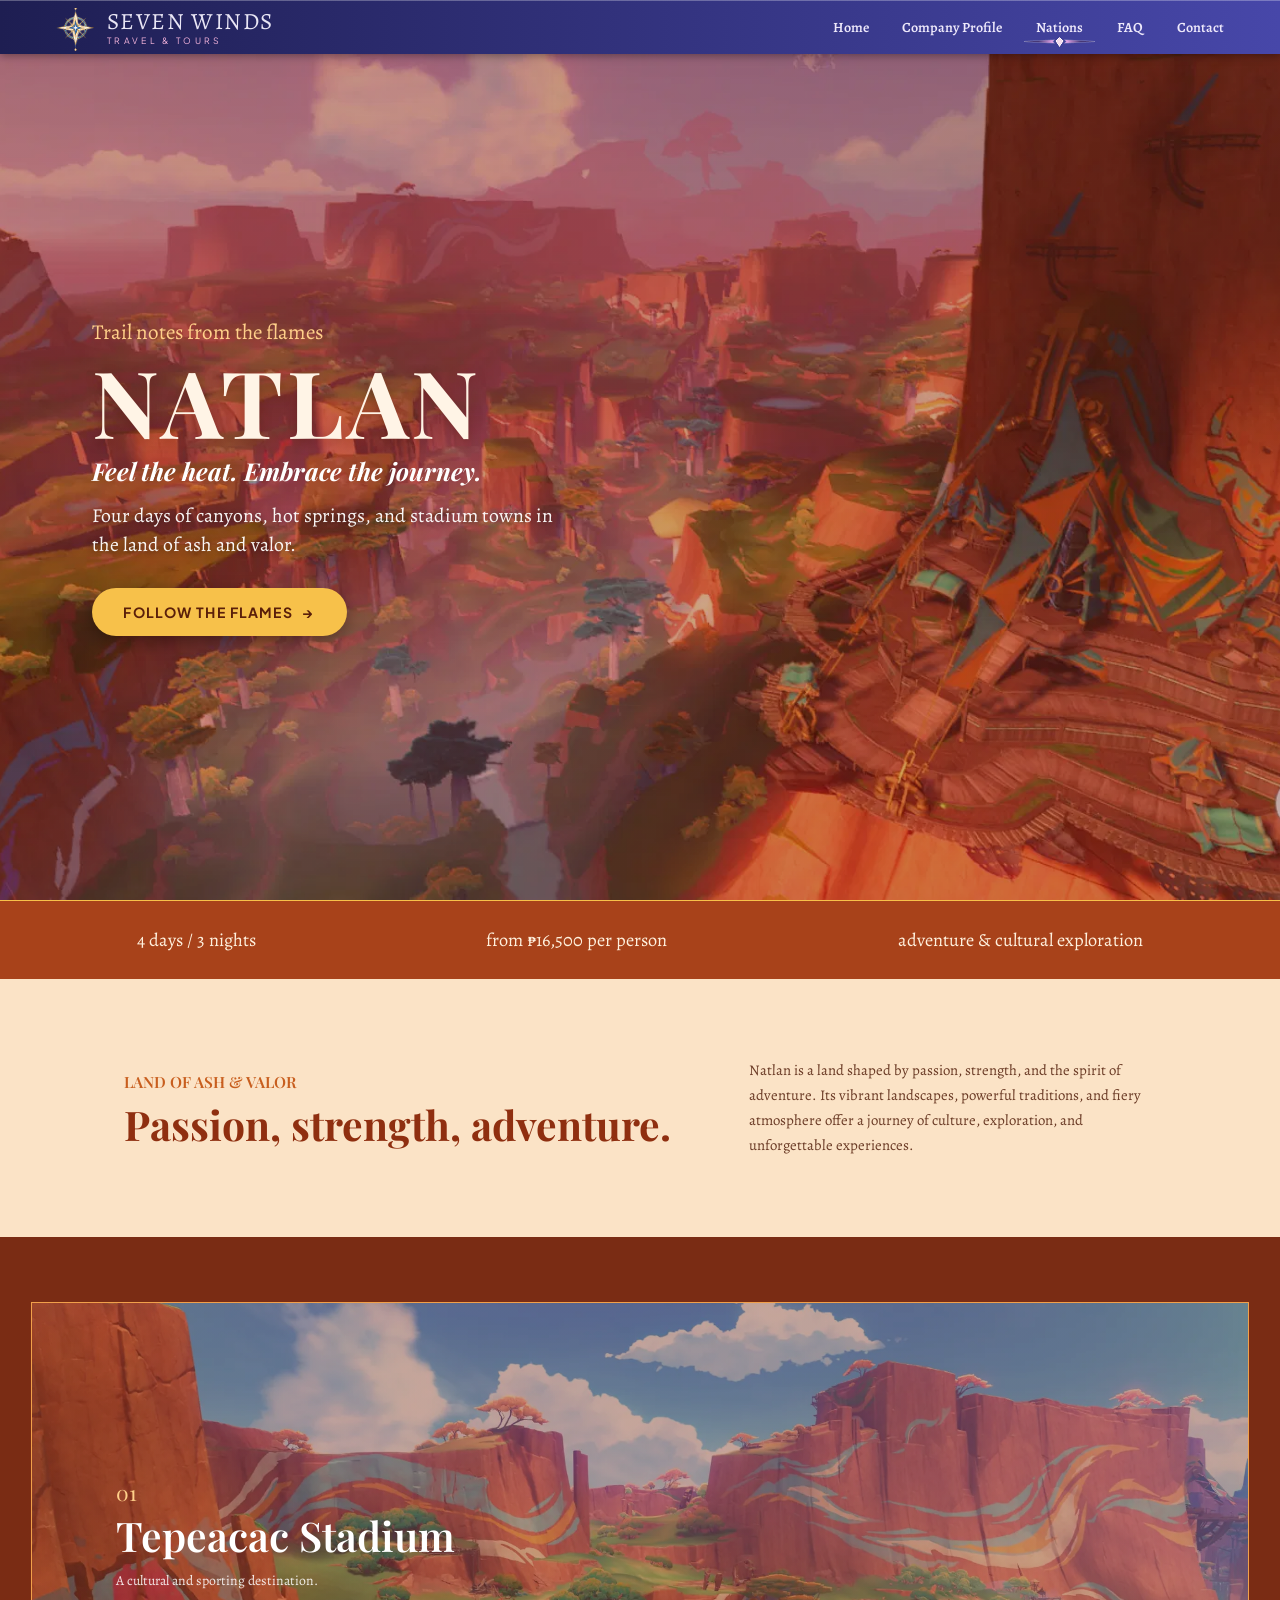
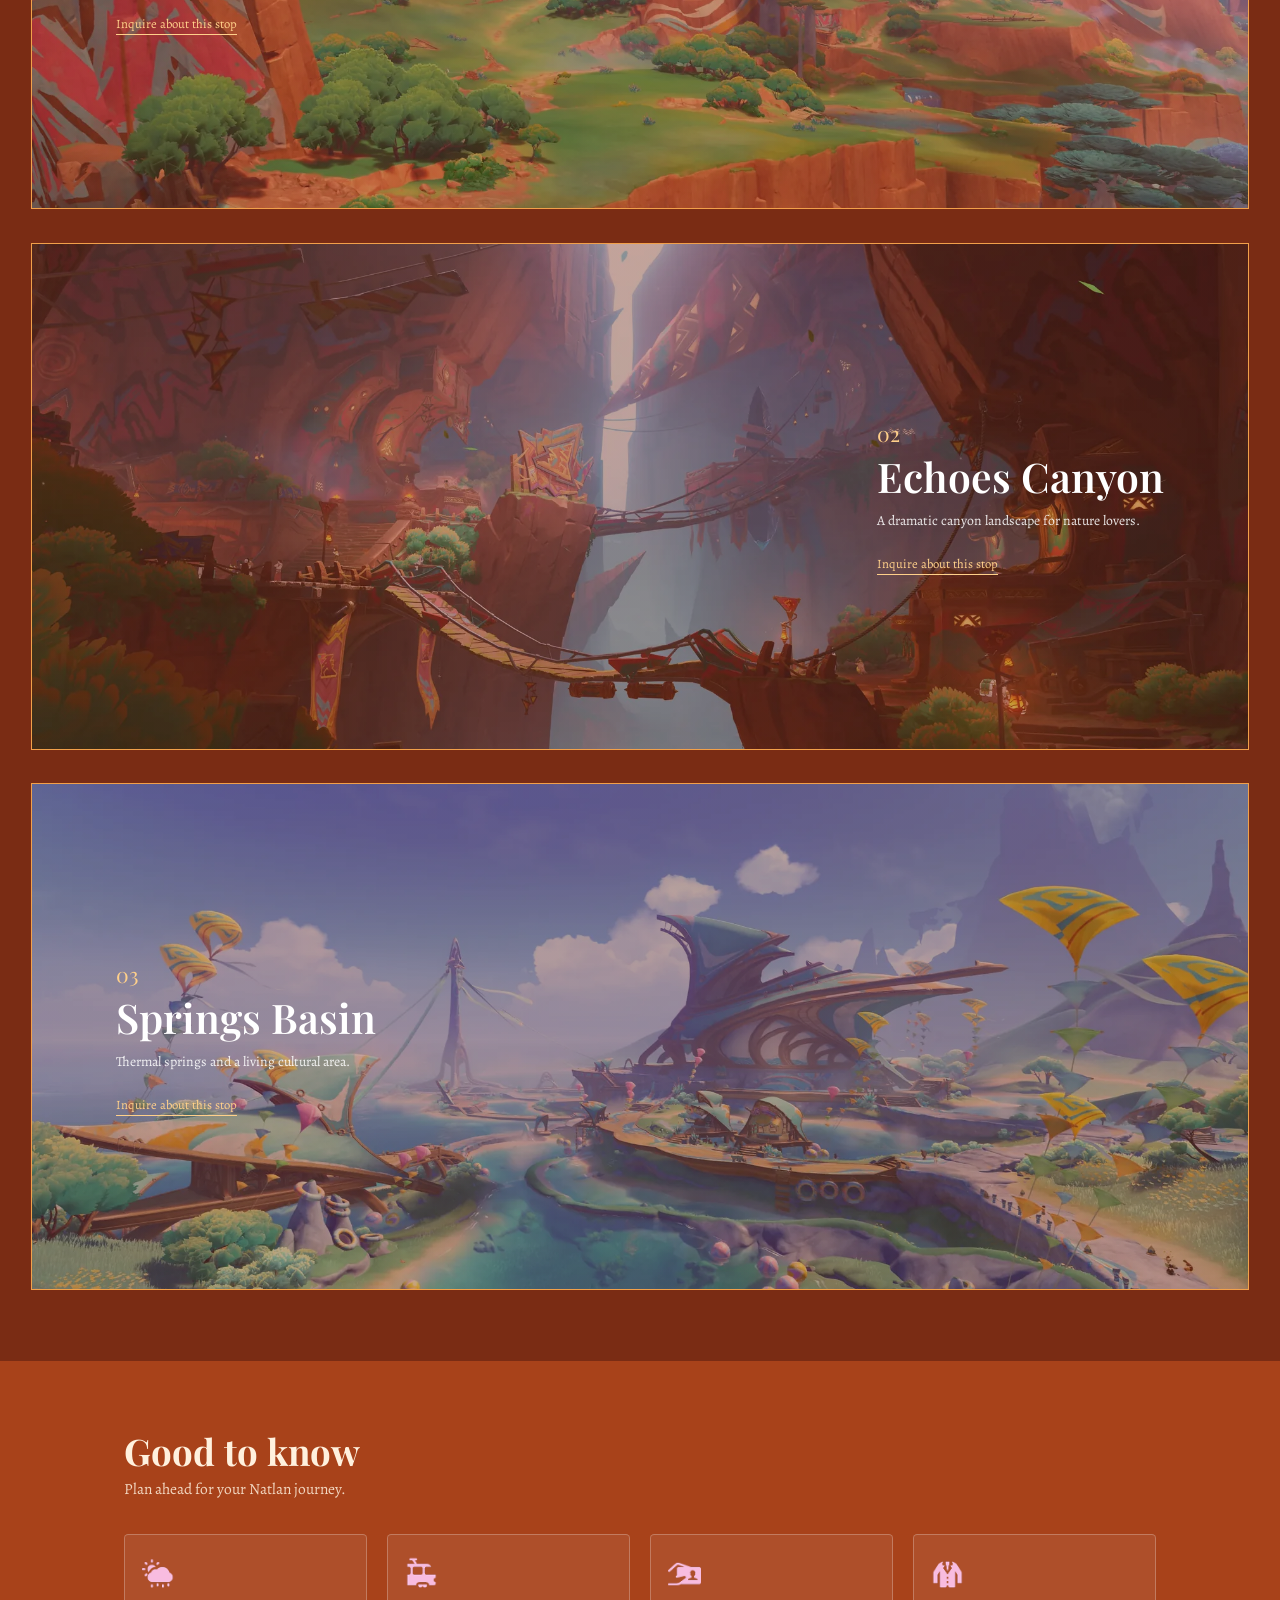
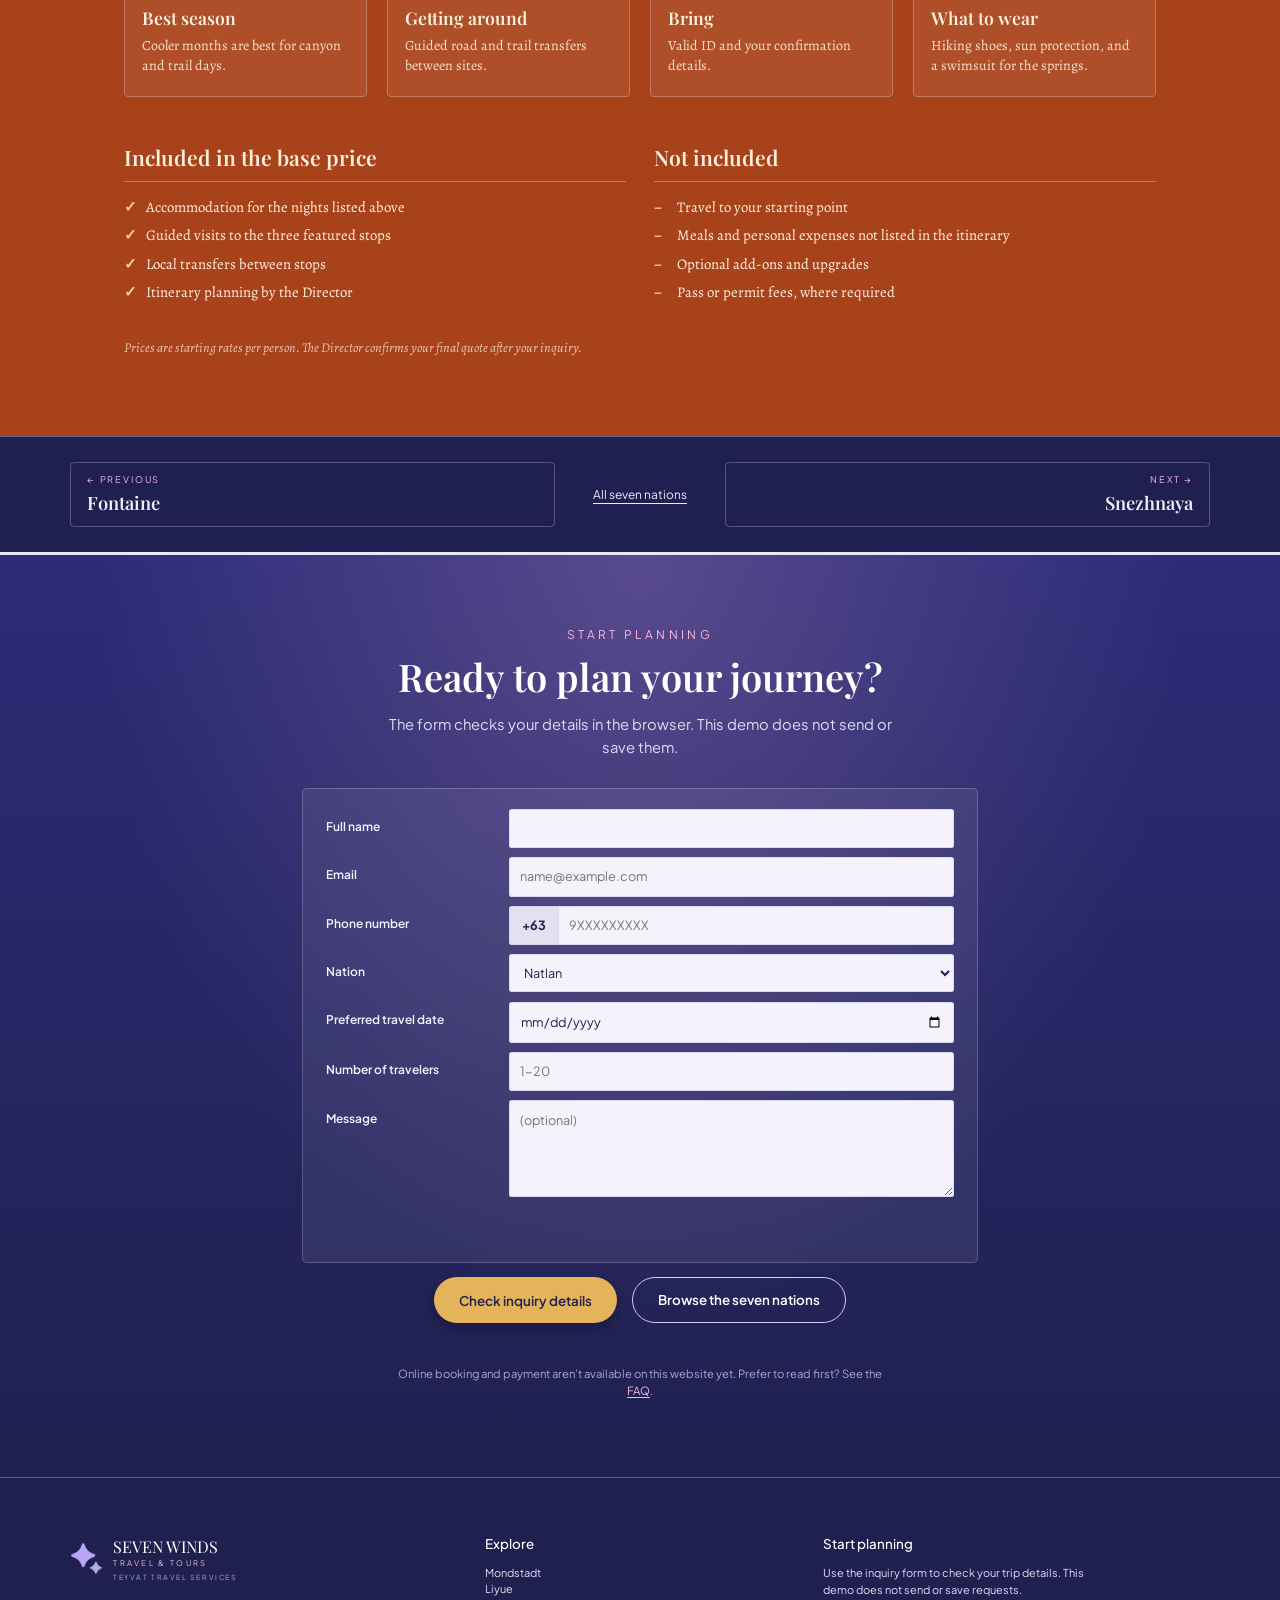
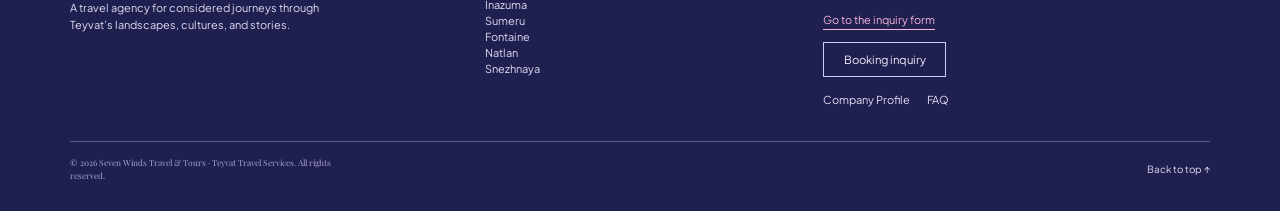
<file: nations/natlan.html>
<!DOCTYPE html>
<html lang="en">
<head>
  <meta charset="utf-8">
  <meta name="viewport" content="width=device-width, initial-scale=1">
  <title>Natlan — Seven Winds Travel &amp; Tours | Teyvat Travel Services</title>
  <meta name="description" content="Four days of canyons, hot springs, and stadium towns in the land of ash and valor.">
  <link rel="icon" href="../assets/icons/logo.png">
  <link rel="preconnect" href="https://fonts.googleapis.com">
  <link rel="preconnect" href="https://fonts.gstatic.com" crossorigin>
  <link rel="stylesheet" href="https://fonts.googleapis.com/css2?family=Alegreya:ital,wght@0,400..800;1,400..800&family=Bodoni+Moda:wght@400..700&family=DM+Serif+Display&family=Newsreader:ital,opsz,wght@0,6..72,400..700;1,6..72,400..700&family=Playfair+Display+SC:wght@400;700&family=Playfair+Display:ital,wght@0,400..900;1,400..700&family=Plus+Jakarta+Sans:wght@400;500;600;700;800&display=swap">
  <link rel="stylesheet" href="../css/styles.css">
  <link rel="stylesheet" href="../css/nation-stops.css">
  <link rel="stylesheet" href="../css/themes/natlan.css">
  <link rel="stylesheet" href="../css/extras.css">
  <meta name="theme-color" content="#202050">
</head>
<body class="stops natlan">

<a class="skip-link" href="#main">Skip to content</a>
<header class="site-header">
  <a class="brand" href="../index.html"><img src="../assets/icons/logo.png" alt=""><span class="brand-text"><span class="brand-name">Seven Winds</span><span class="brand-sub">Travel &amp; Tours</span><span class="brand-tag">Teyvat Travel Services</span></span></a>
  <nav class="nav" aria-label="Main">
    <a href="../index.html">Home</a>
    <a href="../index.html#about">Company Profile</a>
    <div class="has-menu"><a href="../index.html#nations" aria-current="page">Nations</a><ul class="menu"><li><a href="mondstadt.html">Mondstadt</a></li><li><a href="liyue.html">Liyue</a></li><li><a href="inazuma.html">Inazuma</a></li><li><a href="sumeru.html">Sumeru</a></li><li><a href="fontaine.html">Fontaine</a></li><li><a href="natlan.html" aria-current="page">Natlan</a></li><li><a href="snezhnaya.html">Snezhnaya</a></li></ul></div>
    <a href="../index.html#faq">FAQ</a>
    <a href="#contact">Contact</a>
  </nav>
</header>

<main id="main">
  <section class="st-hero">
    <div class="copy">
      <p class="st-eyebrow">Trail notes from the flames</p>
      <h1>Natlan</h1>
      <p class="st-tag">Feel the heat. Embrace the journey.</p>
      <p class="st-desc">Four days of canyons, hot springs, and stadium towns in the land of ash and valor.</p>
      <button class="st-btn" type="button" data-open-booking>Follow the flames</button>
    </div>
  </section>

  <div class="st-stats"><span data-package-duration>4 days / 3 nights</span><span>from <span data-package-price>₱16,500</span> per person</span><span data-package-focus>adventure &amp; cultural exploration</span></div>

  <section class="st-intro">
    <div><p class="eyebrow">Land of ash &amp; valor</p><h2>Passion, strength, adventure.</h2></div>
    <p>Natlan is a land shaped by passion, strength, and the spirit of adventure. Its vibrant landscapes, powerful traditions, and fiery atmosphere offer a journey of culture, exploration, and unforgettable experiences.</p>
  </section>

  <section class="st-stops">
    <article class="stop" style="--img:url(../assets/img/natlan/tepeacac.webp)">
      <div class="copy"><span class="n">01</span><h3>Tepeacac Stadium</h3><p>A cultural and sporting destination.</p><a href="#contact" data-stop-inquiry>Inquire about this stop</a></div>
    </article>
    <article class="stop right" style="--img:url(../assets/img/natlan/echoes-canyon.webp)">
      <div class="copy"><span class="n">02</span><h3>Echoes Canyon</h3><p>A dramatic canyon landscape for nature lovers.</p><a href="#contact" data-stop-inquiry>Inquire about this stop</a></div>
    </article>
    <article class="stop" style="--img:url(../assets/img/natlan/springs-basin.webp)">
      <div class="copy"><span class="n">03</span><h3>Springs Basin</h3><p>Thermal springs and a living cultural area.</p><a href="#contact" data-stop-inquiry>Inquire about this stop</a></div>
    </article>
  </section>

  <section class="st-info">
    <h2>Good to know</h2>
    <p class="st-sub">Plan ahead for your Natlan journey.</p>
    <ul class="st-tips">
      <li><img src="../assets/icons/season.png" alt=""><h3>Best season</h3><p>Cooler months are best for canyon and trail days.</p></li>
      <li><img src="../assets/icons/transport.png" alt=""><h3>Getting around</h3><p>Guided road and trail transfers between sites.</p></li>
      <li><img src="../assets/icons/bring.png" alt=""><h3>Bring</h3><p>Valid ID and your confirmation details.</p></li>
      <li><img src="../assets/icons/attire.png" alt=""><h3>What to wear</h3><p>Hiking shoes, sun protection, and a swimsuit for the springs.</p></li>
    </ul>
    <div class="st-incl">
      <div>
        <h3>Included in the base price</h3>
        <ul>
          <li>Accommodation for the nights listed above</li>
          <li>Guided visits to the three featured stops</li>
          <li>Local transfers between stops</li>
          <li>Itinerary planning by the Director</li>
        </ul>
      </div>
      <div class="no">
        <h3>Not included</h3>
        <ul>
          <li>Travel to your starting point</li>
          <li>Meals and personal expenses not listed in the itinerary</li>
          <li>Optional add-ons and upgrades</li>
          <li>Pass or permit fees, where required</li>
        </ul>
      </div>
    </div>
    <p class="st-fine">Prices are starting rates per person. The Director confirms your final quote after your inquiry.</p>
  </section>

  <nav class="st-more" aria-label="More nations">
    <a class="prev" href="fontaine.html"><small>← Previous</small><strong>Fontaine</strong></a>
    <a class="all" href="../index.html#nations">All seven nations</a>
    <a class="next" href="snezhnaya.html"><small>Next →</small><strong>Snezhnaya</strong></a>
  </nav>
</main>

<section class="cta-band" id="contact">
    <p class="cta-kicker">Start planning</p>
    <h2>Ready to plan your journey?</h2>
    <p class="cta-lead">The form checks your details in the browser. This demo does not send or save them.</p>
        <div class="inquiry-form-mount" data-inquiry-form-mount data-form-id="contact-inquiry" data-form-type="contact" data-default-nation="Natlan"></div><noscript><p class="form-note">Turn on JavaScript to use this demo form.</p></noscript>
    <div class="cta-actions">
      <button class="btn-gold" type="button" data-submit-form="contact-inquiry">Check inquiry details</button>
      <a class="btn-ghost" href="../index.html#nations">Browse the seven nations</a>
    </div>
    <p class="cta-note">Online booking and payment aren’t available on this website yet. Prefer to read first? See the <a href="../index.html#faq">FAQ</a>.</p>
  </section>

<footer class="site-footer">
  <div class="foot-grid">
    <div>
      <div class="foot-brand"><img src="../assets/icons/sparkle-lavender.png" alt=""><span>Seven Winds<span class="brand-sub">Travel &amp; Tours</span><span class="brand-tag">Teyvat Travel Services</span></span></div>
      <p>A travel agency for considered journeys through Teyvat’s landscapes, cultures, and stories.</p>
    </div>
    <div><h4>Explore</h4><ul><li><a href="mondstadt.html">Mondstadt</a></li><li><a href="liyue.html">Liyue</a></li><li><a href="inazuma.html">Inazuma</a></li><li><a href="sumeru.html">Sumeru</a></li><li><a href="fontaine.html">Fontaine</a></li><li><a href="natlan.html">Natlan</a></li><li><a href="snezhnaya.html">Snezhnaya</a></li></ul></div>
    <div>
      <h4>Start planning</h4>
      <p>Use the inquiry form to check your trip details. This demo does not send or save requests.</p>
      <a class="foot-mail" href="#contact">Go to the inquiry form</a><br>
      <a class="btn-outline" href="#contact">Booking inquiry</a>
      <div class="foot-links"><a href="../index.html#about">Company Profile</a><a href="../index.html#faq">FAQ</a></div>
    </div>
  </div>
  <div class="foot-bottom"><p class="foot-note">© 2026 Seven Winds Travel &amp; Tours · Teyvat Travel Services. All rights reserved.</p><a href="#">Back to top ↑</a></div>
</footer>

<div class="booking-modal" data-booking-modal data-nation="Natlan" hidden>
  <section class="booking-panel" tabindex="-1" role="dialog" aria-modal="true" aria-labelledby="booking-title">
    <button class="modal-close" type="button" data-close-booking aria-label="Close booking inquiry">×</button>
    <p class="cta-kicker" data-package-summary>Natlan · 4 days / 3 nights</p>
    <h2 id="booking-title">Estimated booking inquiry</h2>
    <p class="modal-intro">This demo estimates the package only. It does not send, save, or reserve a trip.</p>
    <div class="inquiry-form-mount" data-inquiry-form-mount data-form-id="booking-inquiry" data-form-type="booking" data-default-nation="Natlan"></div><noscript><p class="form-note">Turn on JavaScript to use this demo form.</p></noscript>
  </section>
</div>
<script src="../js/data.js" defer></script>
<script src="../js/filter.js" defer></script>
<script src="../js/inquiry.js" defer></script>
</body>
</html>
</file>
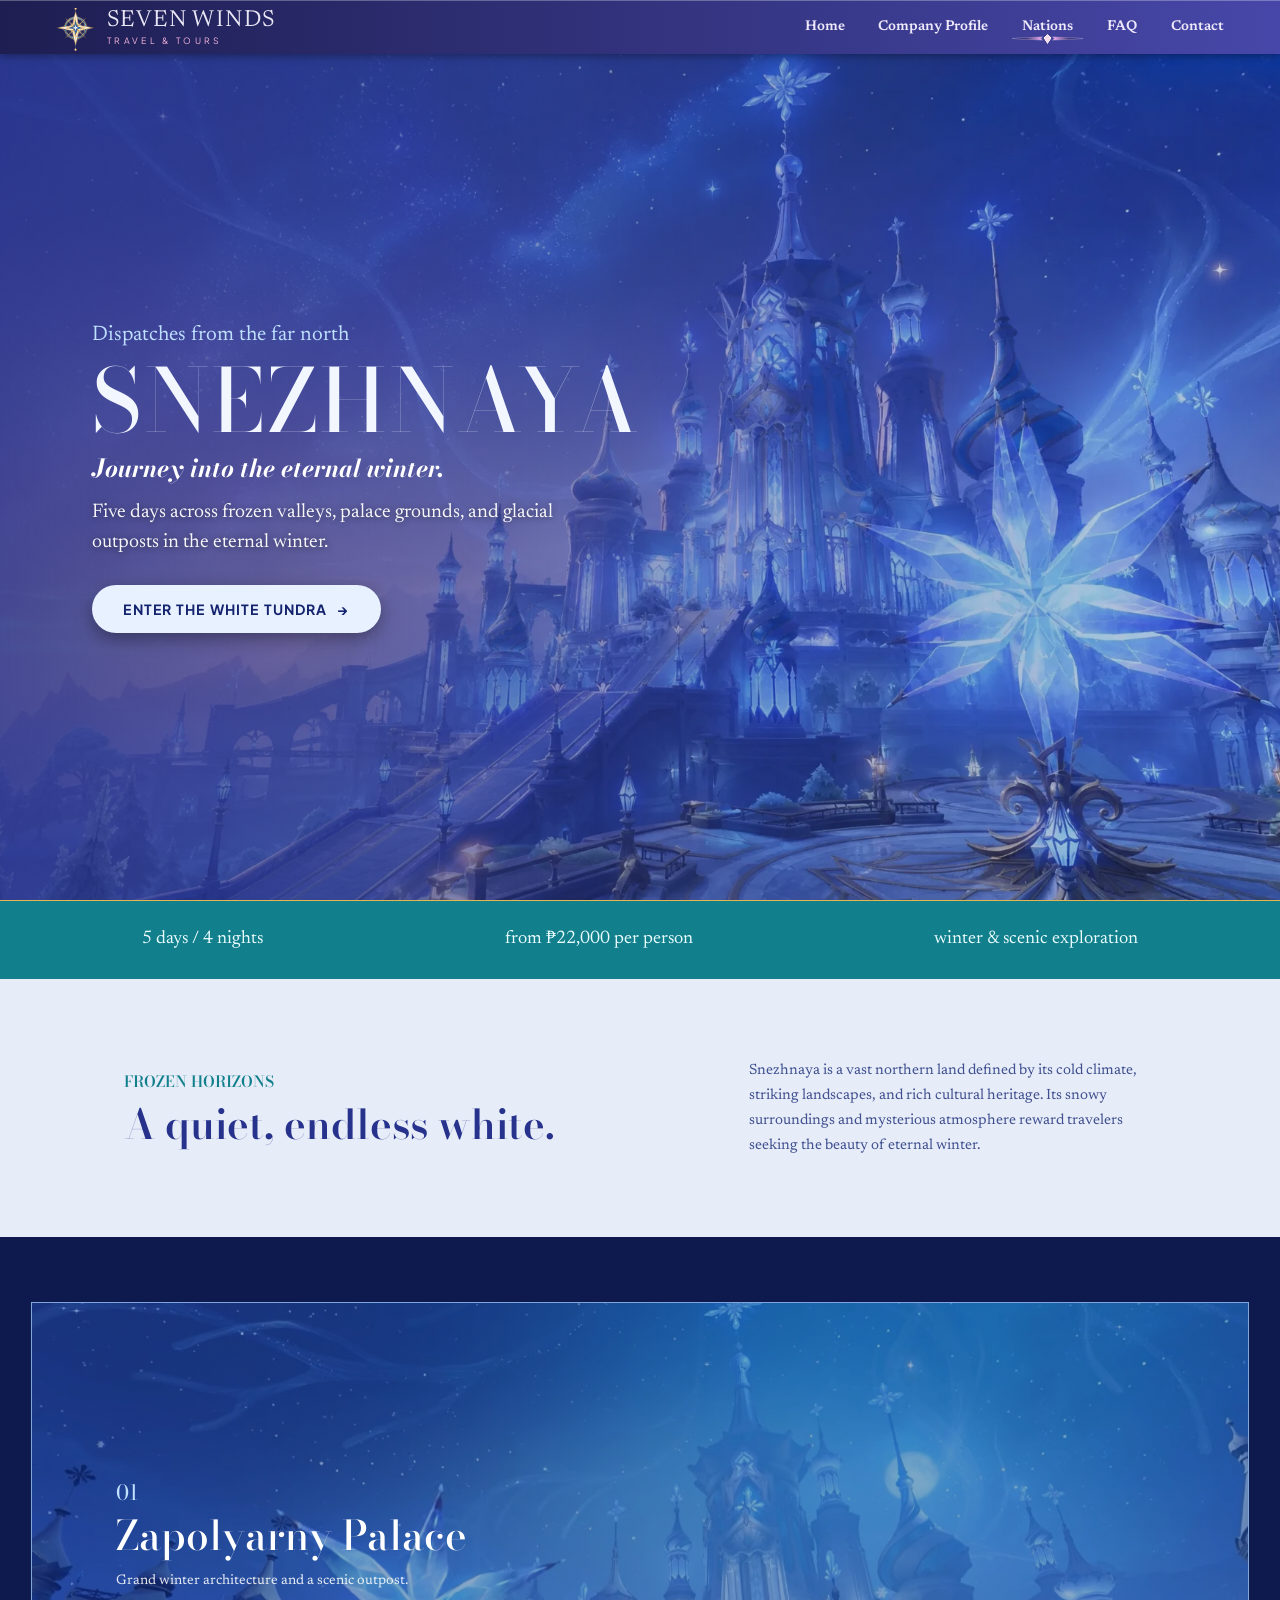
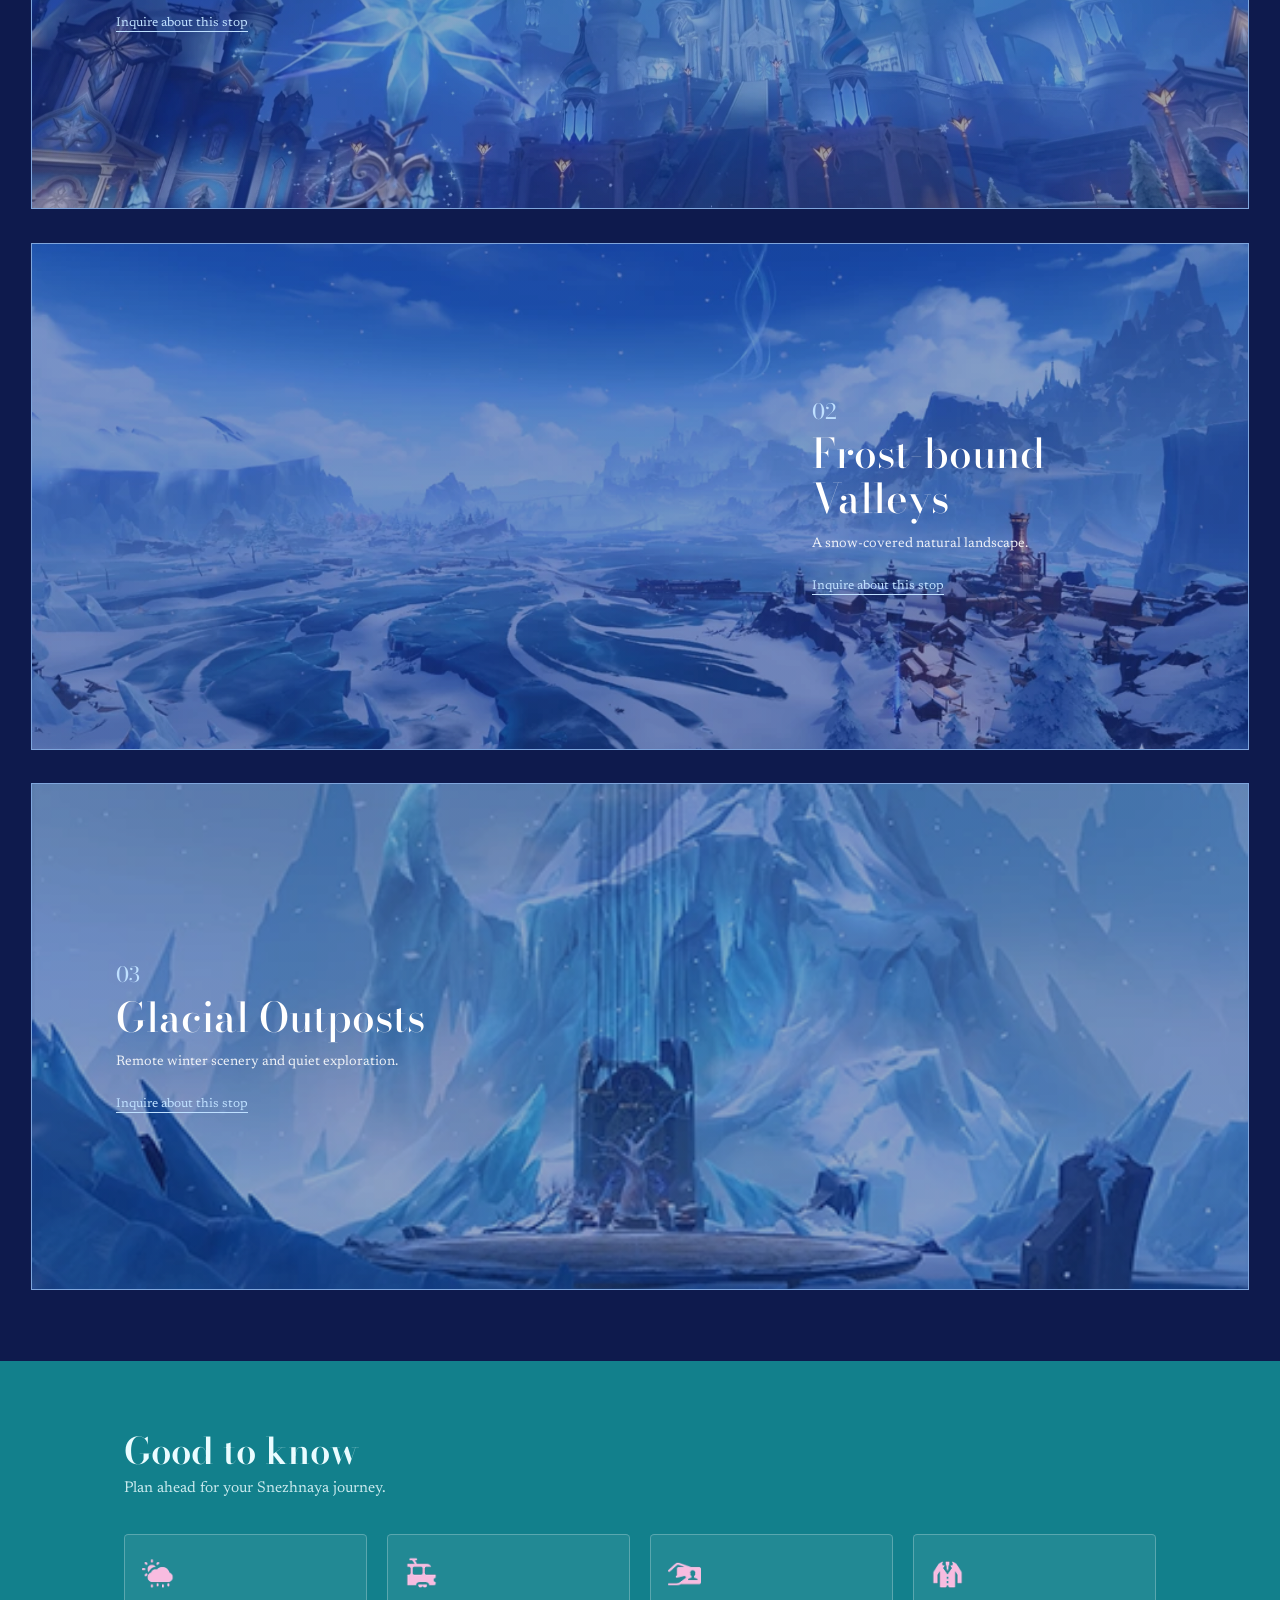
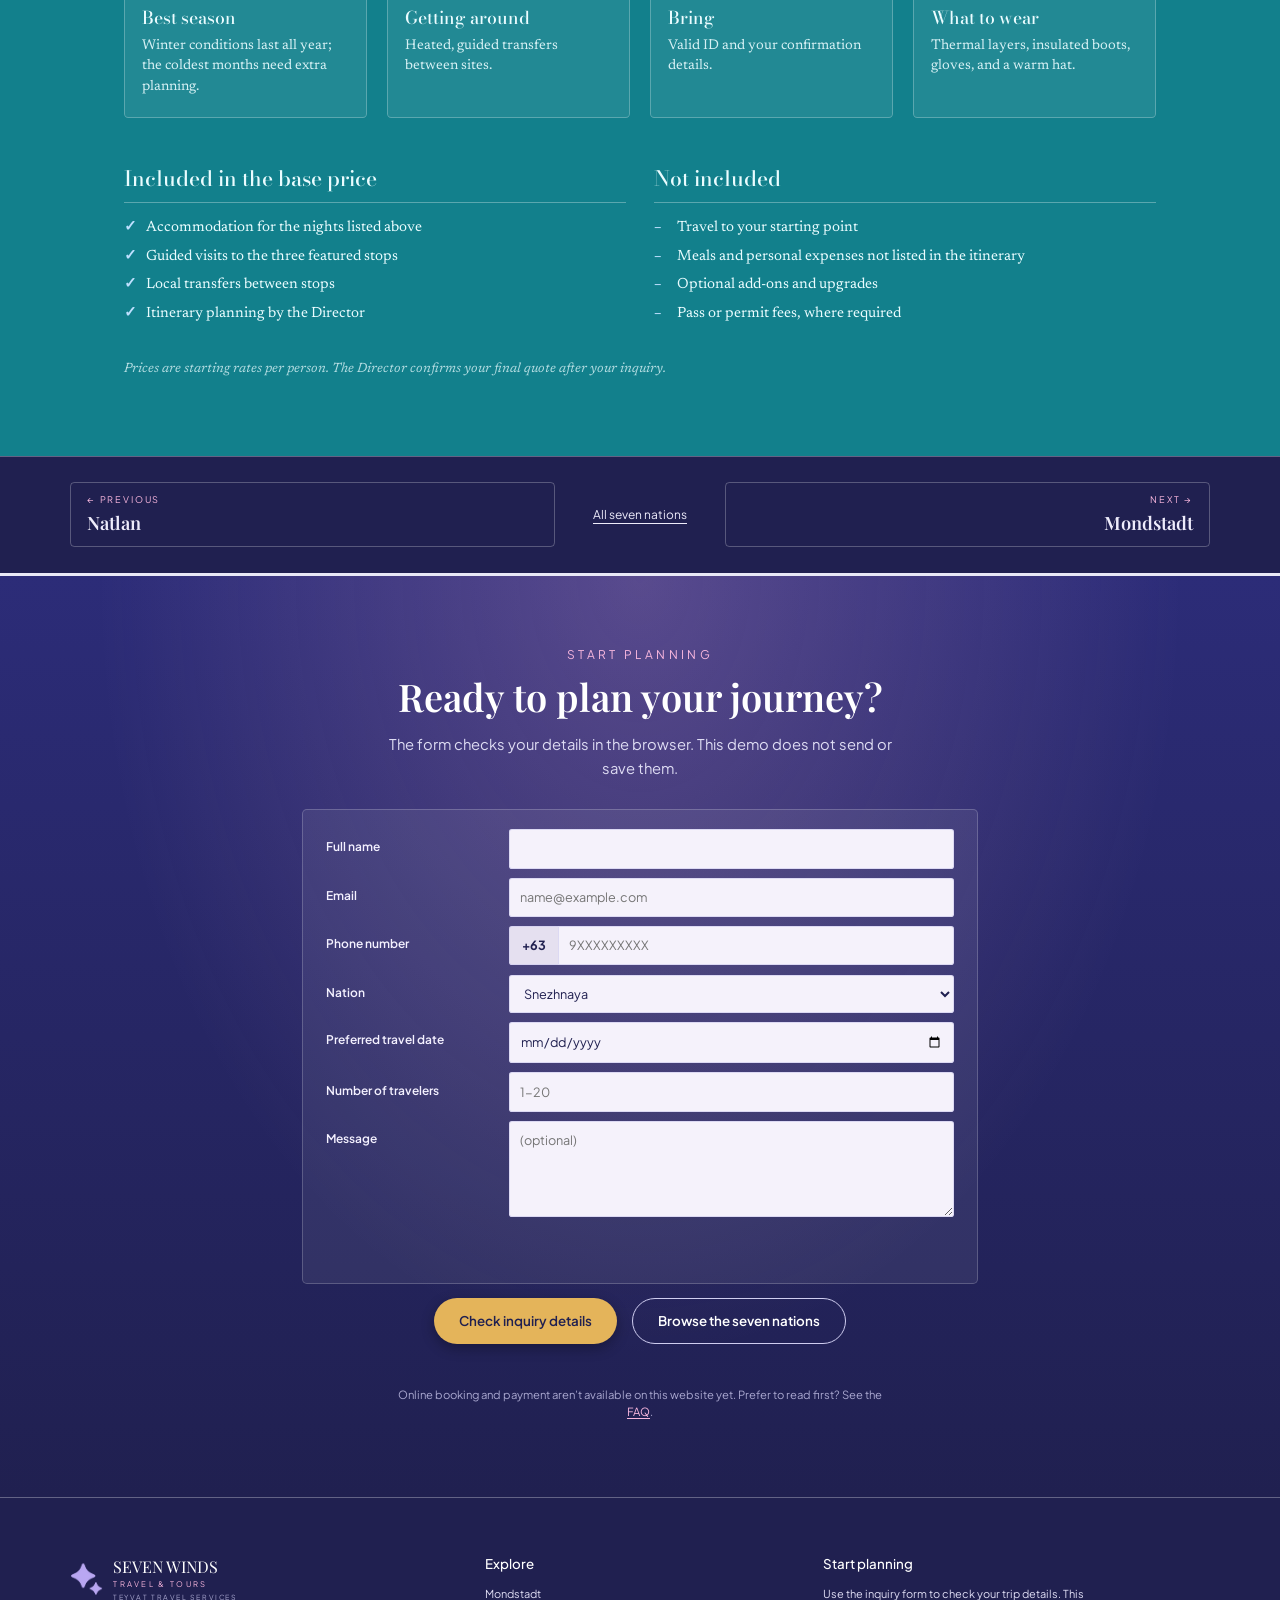
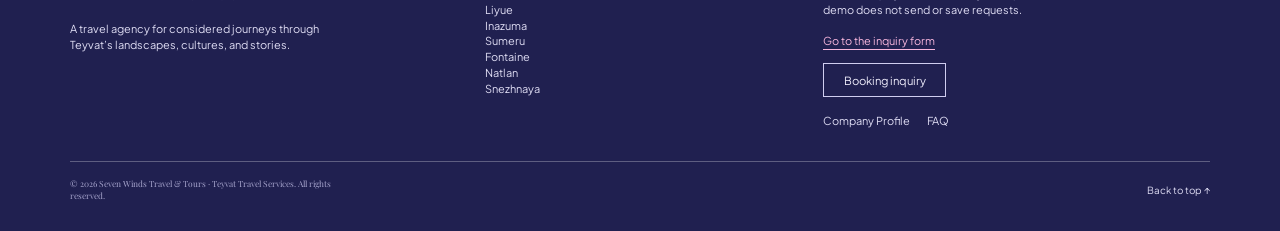
<file: nations/snezhnaya.html>
<!DOCTYPE html>
<html lang="en">
<head>
  <meta charset="utf-8">
  <meta name="viewport" content="width=device-width, initial-scale=1">
  <title>Snezhnaya — Seven Winds Travel &amp; Tours | Teyvat Travel Services</title>
  <meta name="description" content="Five days across frozen valleys, palace grounds, and glacial outposts in the eternal winter.">
  <link rel="icon" href="../assets/icons/logo.png">
  <link rel="preconnect" href="https://fonts.googleapis.com">
  <link rel="preconnect" href="https://fonts.gstatic.com" crossorigin>
  <link rel="stylesheet" href="https://fonts.googleapis.com/css2?family=Alegreya:ital,wght@0,400..800;1,400..800&family=Bodoni+Moda:wght@400..700&family=DM+Serif+Display&family=Newsreader:ital,opsz,wght@0,6..72,400..700;1,6..72,400..700&family=Playfair+Display+SC:wght@400;700&family=Playfair+Display:ital,wght@0,400..900;1,400..700&family=Plus+Jakarta+Sans:wght@400;500;600;700;800&display=swap">
  <link rel="stylesheet" href="../css/styles.css">
  <link rel="stylesheet" href="../css/nation-stops.css">
  <link rel="stylesheet" href="../css/themes/snezhnaya.css">
  <link rel="stylesheet" href="../css/extras.css">
  <meta name="theme-color" content="#202050">
</head>
<body class="stops snezhnaya">

<a class="skip-link" href="#main">Skip to content</a>
<header class="site-header">
  <a class="brand" href="../index.html"><img src="../assets/icons/logo.png" alt=""><span class="brand-text"><span class="brand-name">Seven Winds</span><span class="brand-sub">Travel &amp; Tours</span><span class="brand-tag">Teyvat Travel Services</span></span></a>
  <nav class="nav" aria-label="Main">
    <a href="../index.html">Home</a>
    <a href="../index.html#about">Company Profile</a>
    <div class="has-menu"><a href="../index.html#nations" aria-current="page">Nations</a><ul class="menu"><li><a href="mondstadt.html">Mondstadt</a></li><li><a href="liyue.html">Liyue</a></li><li><a href="inazuma.html">Inazuma</a></li><li><a href="sumeru.html">Sumeru</a></li><li><a href="fontaine.html">Fontaine</a></li><li><a href="natlan.html">Natlan</a></li><li><a href="snezhnaya.html" aria-current="page">Snezhnaya</a></li></ul></div>
    <a href="../index.html#faq">FAQ</a>
    <a href="#contact">Contact</a>
  </nav>
</header>

<main id="main">
  <section class="st-hero">
    <div class="copy">
      <p class="st-eyebrow">Dispatches from the far north</p>
      <h1>Snezhnaya</h1>
      <p class="st-tag">Journey into the eternal winter.</p>
      <p class="st-desc">Five days across frozen valleys, palace grounds, and glacial outposts in the eternal winter.</p>
      <button class="st-btn" type="button" data-open-booking>Enter the white tundra</button>
    </div>
  </section>

  <div class="st-stats"><span data-package-duration>5 days / 4 nights</span><span>from <span data-package-price>₱22,000</span> per person</span><span data-package-focus>winter &amp; scenic exploration</span></div>

  <section class="st-intro">
    <div><p class="eyebrow">Frozen horizons</p><h2>A quiet, endless white.</h2></div>
    <p>Snezhnaya is a vast northern land defined by its cold climate, striking landscapes, and rich cultural heritage. Its snowy surroundings and mysterious atmosphere reward travelers seeking the beauty of eternal winter.</p>
  </section>

  <section class="st-stops">
    <article class="stop" style="--img:url(../assets/img/snezhnaya/zapolyarny-palace.webp)">
      <div class="copy"><span class="n">01</span><h3>Zapolyarny Palace</h3><p>Grand winter architecture and a scenic outpost.</p><a href="#contact" data-stop-inquiry>Inquire about this stop</a></div>
    </article>
    <article class="stop right" style="--img:url(../assets/img/snezhnaya/frost-bound-valleys.webp)">
      <div class="copy"><span class="n">02</span><h3>Frost-bound Valleys</h3><p>A snow-covered natural landscape.</p><a href="#contact" data-stop-inquiry>Inquire about this stop</a></div>
    </article>
    <article class="stop" style="--img:url(../assets/img/snezhnaya/glacial-outposts.webp)">
      <div class="copy"><span class="n">03</span><h3>Glacial Outposts</h3><p>Remote winter scenery and quiet exploration.</p><a href="#contact" data-stop-inquiry>Inquire about this stop</a></div>
    </article>
  </section>

  <section class="st-info">
    <h2>Good to know</h2>
    <p class="st-sub">Plan ahead for your Snezhnaya journey.</p>
    <ul class="st-tips">
      <li><img src="../assets/icons/season.png" alt=""><h3>Best season</h3><p>Winter conditions last all year; the coldest months need extra planning.</p></li>
      <li><img src="../assets/icons/transport.png" alt=""><h3>Getting around</h3><p>Heated, guided transfers between sites.</p></li>
      <li><img src="../assets/icons/bring.png" alt=""><h3>Bring</h3><p>Valid ID and your confirmation details.</p></li>
      <li><img src="../assets/icons/attire.png" alt=""><h3>What to wear</h3><p>Thermal layers, insulated boots, gloves, and a warm hat.</p></li>
    </ul>
    <div class="st-incl">
      <div>
        <h3>Included in the base price</h3>
        <ul>
          <li>Accommodation for the nights listed above</li>
          <li>Guided visits to the three featured stops</li>
          <li>Local transfers between stops</li>
          <li>Itinerary planning by the Director</li>
        </ul>
      </div>
      <div class="no">
        <h3>Not included</h3>
        <ul>
          <li>Travel to your starting point</li>
          <li>Meals and personal expenses not listed in the itinerary</li>
          <li>Optional add-ons and upgrades</li>
          <li>Pass or permit fees, where required</li>
        </ul>
      </div>
    </div>
    <p class="st-fine">Prices are starting rates per person. The Director confirms your final quote after your inquiry.</p>
  </section>

  <nav class="st-more" aria-label="More nations">
    <a class="prev" href="natlan.html"><small>← Previous</small><strong>Natlan</strong></a>
    <a class="all" href="../index.html#nations">All seven nations</a>
    <a class="next" href="mondstadt.html"><small>Next →</small><strong>Mondstadt</strong></a>
  </nav>
</main>

<section class="cta-band" id="contact">
    <p class="cta-kicker">Start planning</p>
    <h2>Ready to plan your journey?</h2>
    <p class="cta-lead">The form checks your details in the browser. This demo does not send or save them.</p>
        <div class="inquiry-form-mount" data-inquiry-form-mount data-form-id="contact-inquiry" data-form-type="contact" data-default-nation="Snezhnaya"></div><noscript><p class="form-note">Turn on JavaScript to use this demo form.</p></noscript>
    <div class="cta-actions">
      <button class="btn-gold" type="button" data-submit-form="contact-inquiry">Check inquiry details</button>
      <a class="btn-ghost" href="../index.html#nations">Browse the seven nations</a>
    </div>
    <p class="cta-note">Online booking and payment aren’t available on this website yet. Prefer to read first? See the <a href="../index.html#faq">FAQ</a>.</p>
  </section>

<footer class="site-footer">
  <div class="foot-grid">
    <div>
      <div class="foot-brand"><img src="../assets/icons/sparkle-lavender.png" alt=""><span>Seven Winds<span class="brand-sub">Travel &amp; Tours</span><span class="brand-tag">Teyvat Travel Services</span></span></div>
      <p>A travel agency for considered journeys through Teyvat’s landscapes, cultures, and stories.</p>
    </div>
    <div><h4>Explore</h4><ul><li><a href="mondstadt.html">Mondstadt</a></li><li><a href="liyue.html">Liyue</a></li><li><a href="inazuma.html">Inazuma</a></li><li><a href="sumeru.html">Sumeru</a></li><li><a href="fontaine.html">Fontaine</a></li><li><a href="natlan.html">Natlan</a></li><li><a href="snezhnaya.html">Snezhnaya</a></li></ul></div>
    <div>
      <h4>Start planning</h4>
      <p>Use the inquiry form to check your trip details. This demo does not send or save requests.</p>
      <a class="foot-mail" href="#contact">Go to the inquiry form</a><br>
      <a class="btn-outline" href="#contact">Booking inquiry</a>
      <div class="foot-links"><a href="../index.html#about">Company Profile</a><a href="../index.html#faq">FAQ</a></div>
    </div>
  </div>
  <div class="foot-bottom"><p class="foot-note">© 2026 Seven Winds Travel &amp; Tours · Teyvat Travel Services. All rights reserved.</p><a href="#">Back to top ↑</a></div>
</footer>

<div class="booking-modal" data-booking-modal data-nation="Snezhnaya" hidden>
  <section class="booking-panel" tabindex="-1" role="dialog" aria-modal="true" aria-labelledby="booking-title">
    <button class="modal-close" type="button" data-close-booking aria-label="Close booking inquiry">×</button>
    <p class="cta-kicker" data-package-summary>Snezhnaya · 5 days / 4 nights</p>
    <h2 id="booking-title">Estimated booking inquiry</h2>
    <p class="modal-intro">This demo estimates the package only. It does not send, save, or reserve a trip.</p>
    <div class="inquiry-form-mount" data-inquiry-form-mount data-form-id="booking-inquiry" data-form-type="booking" data-default-nation="Snezhnaya"></div><noscript><p class="form-note">Turn on JavaScript to use this demo form.</p></noscript>
  </section>
</div>
<script src="../js/data.js" defer></script>
<script src="../js/filter.js" defer></script>
<script src="../js/inquiry.js" defer></script>
</body>
</html>
</file>
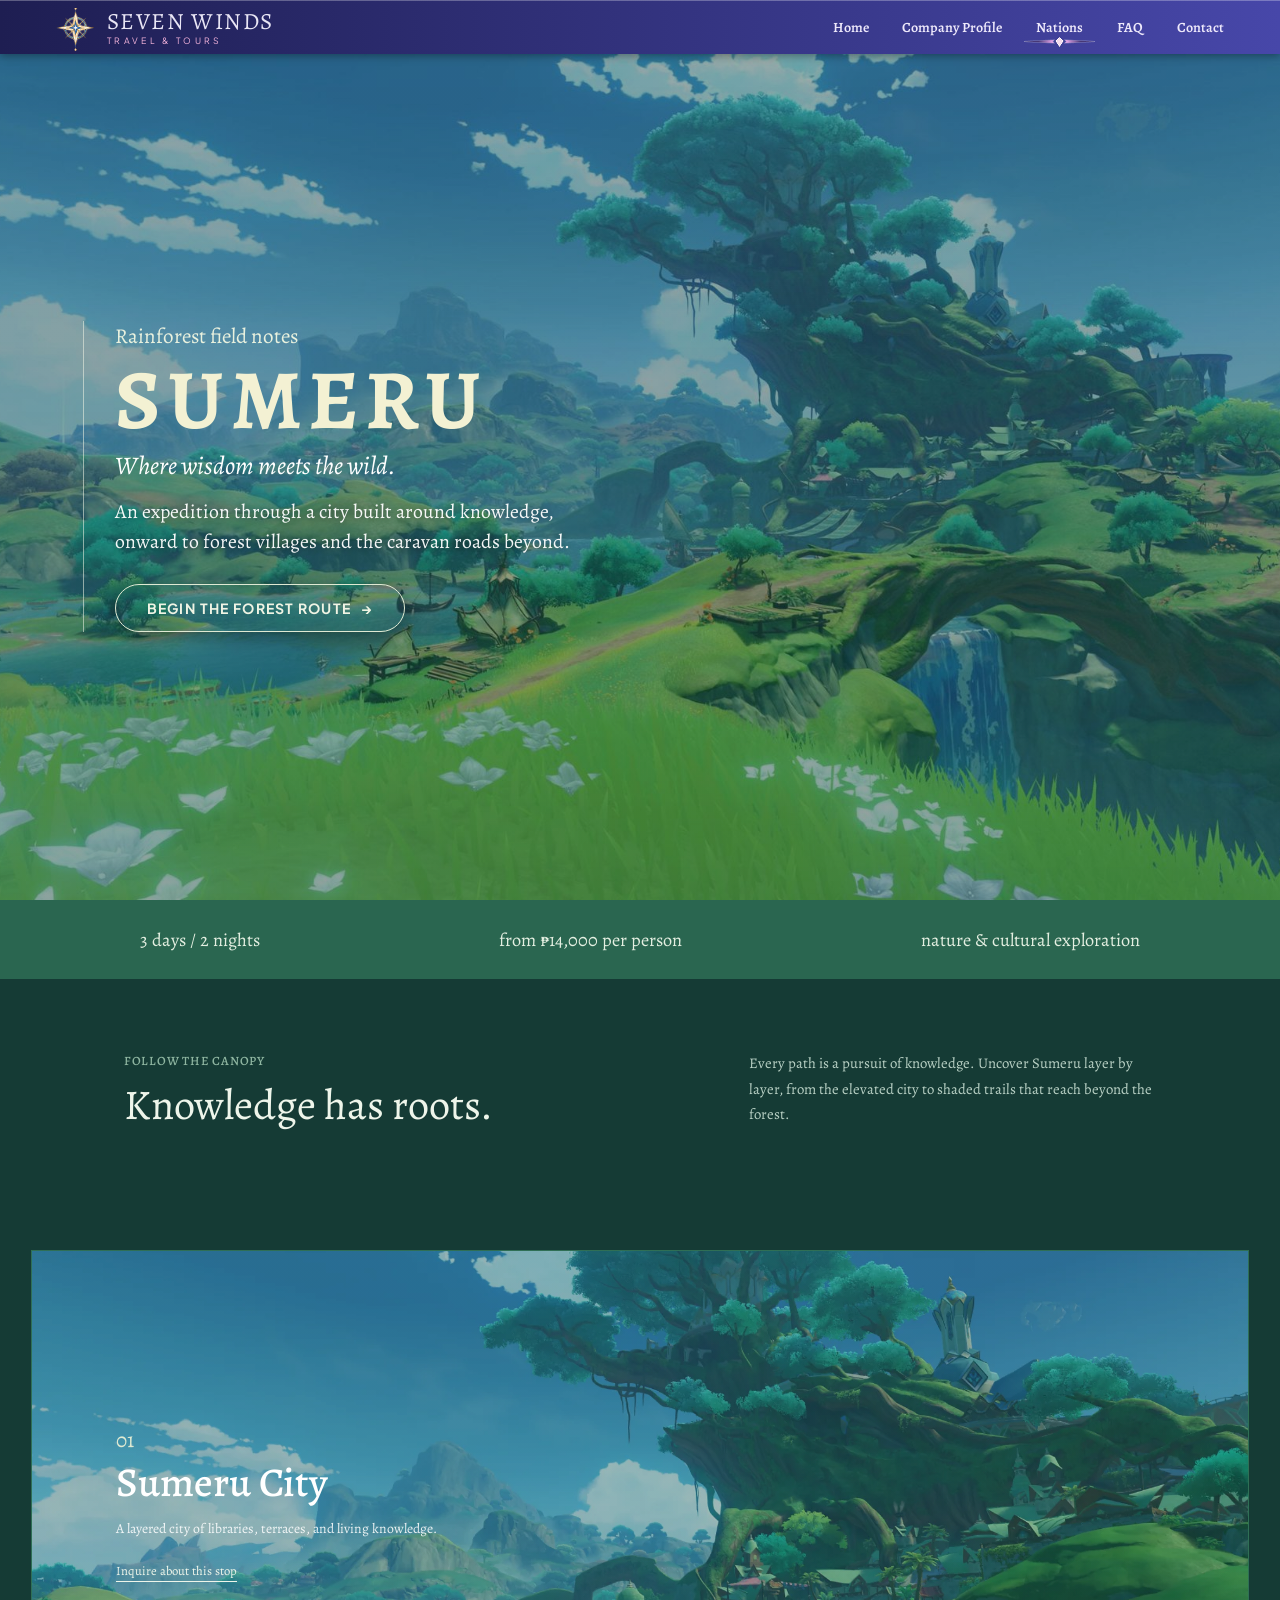
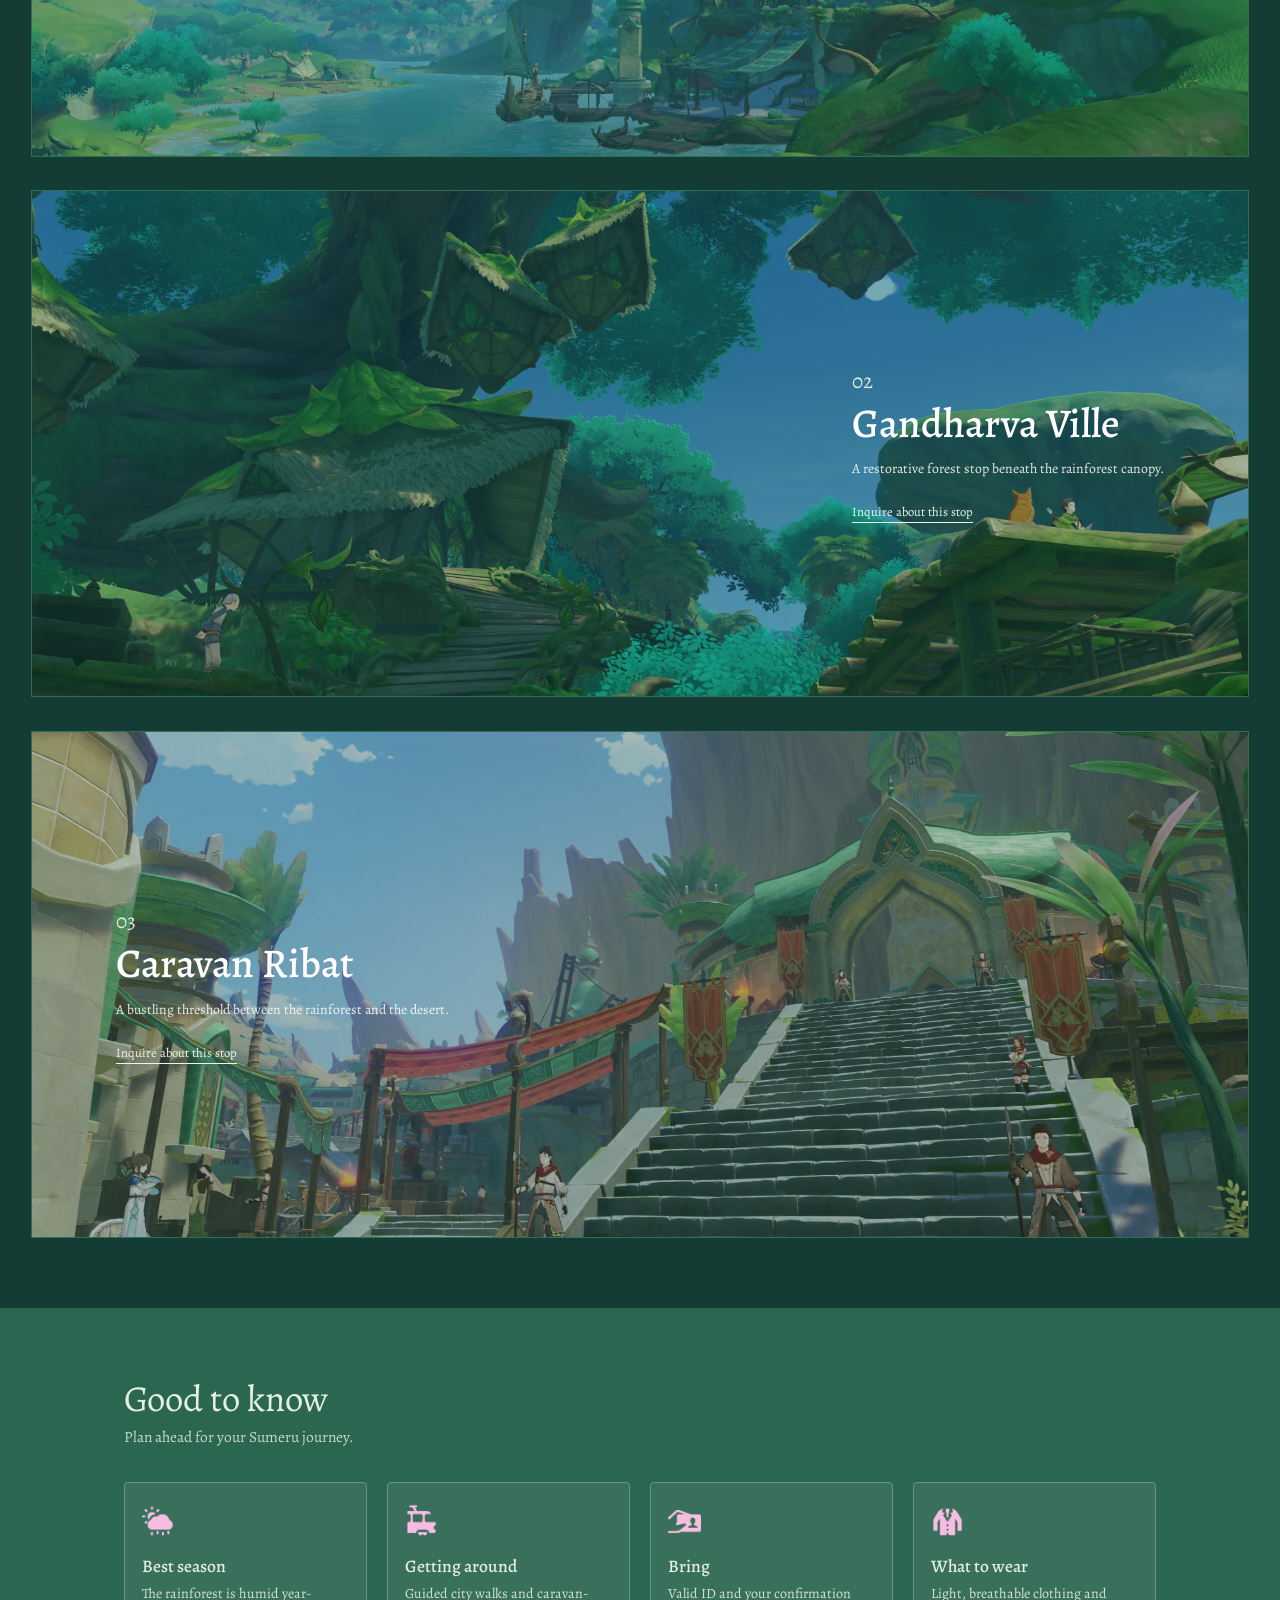
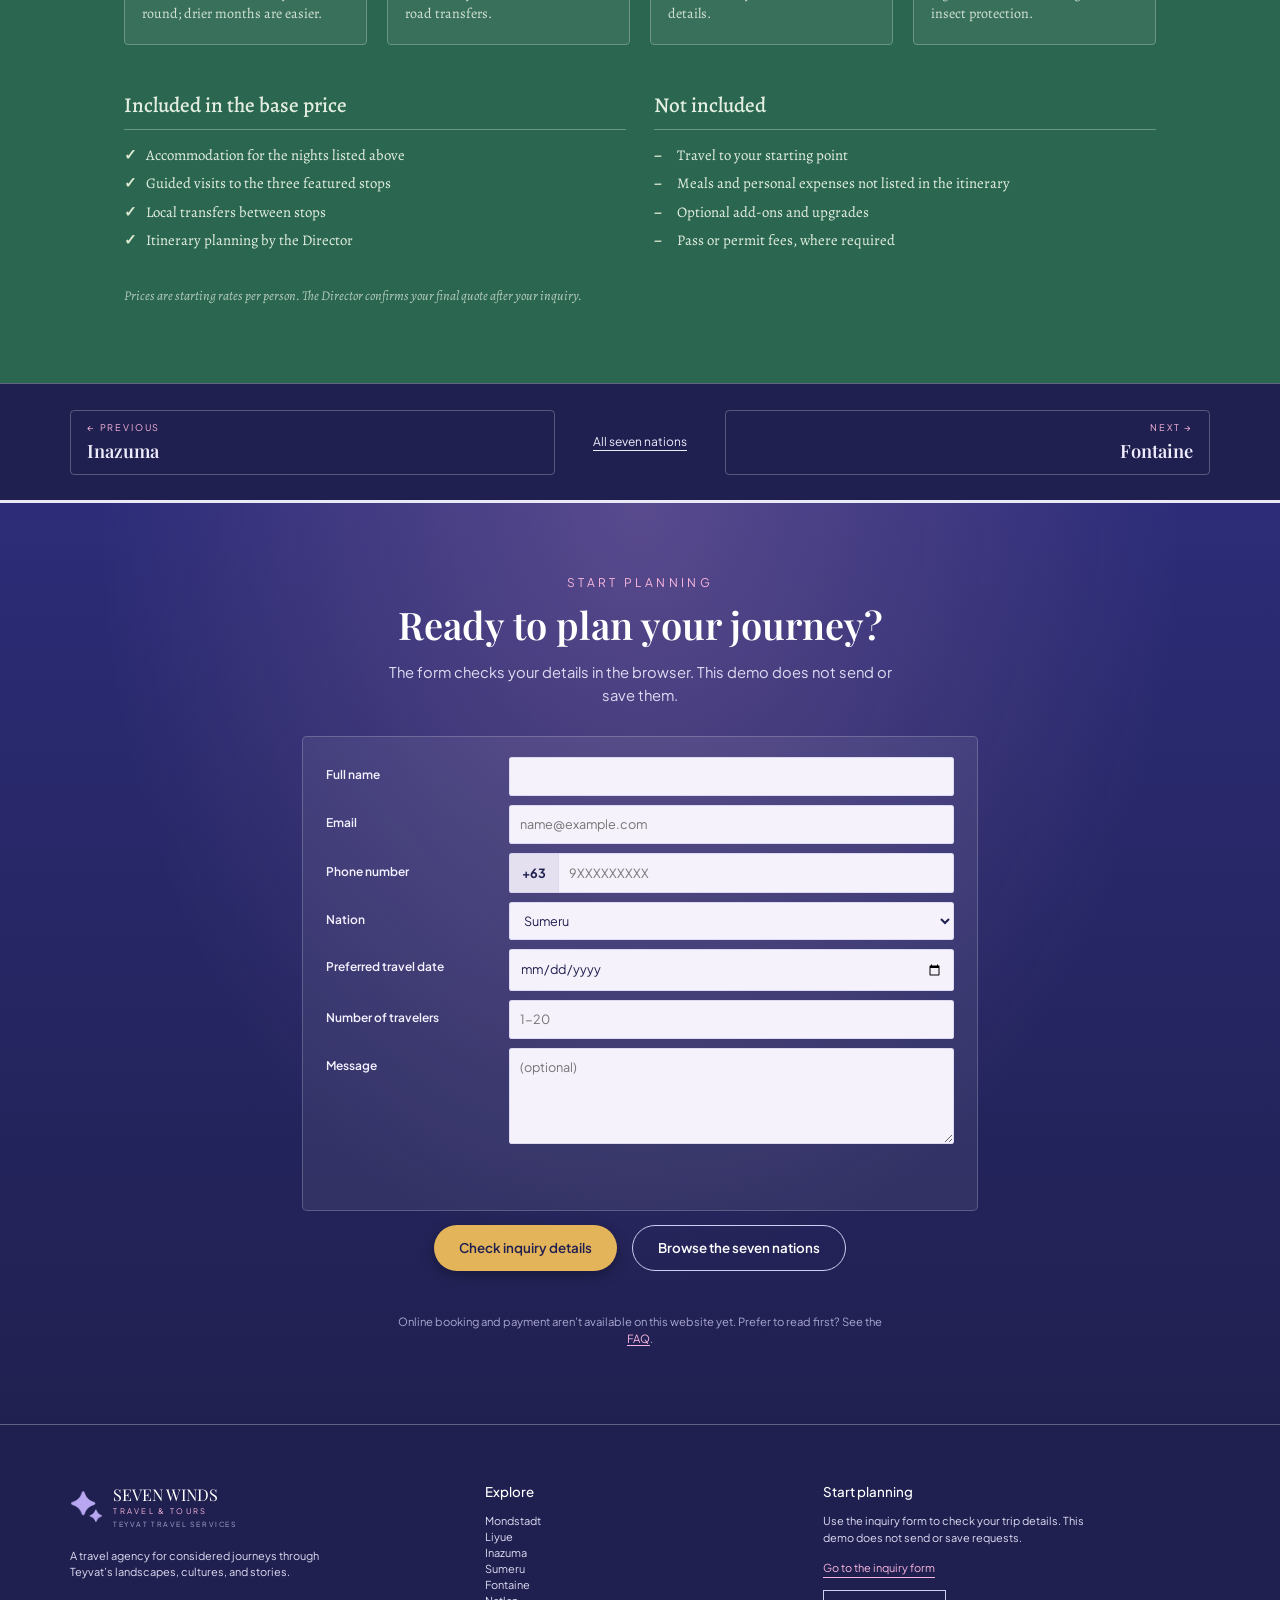
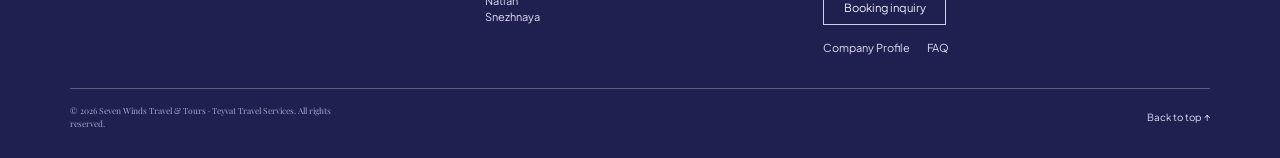
<file: nations/sumeru.html>
<!DOCTYPE html>
<html lang="en">
<head>
  <meta charset="utf-8">
  <meta name="viewport" content="width=device-width, initial-scale=1">
  <title>Sumeru — Seven Winds Travel &amp; Tours | Teyvat Travel Services</title>
  <meta name="description" content="An expedition through a city built around knowledge, onward to forest villages and the caravan roads beyond.">
  <link rel="icon" href="../assets/icons/logo.png">
  <link rel="preconnect" href="https://fonts.googleapis.com">
  <link rel="preconnect" href="https://fonts.gstatic.com" crossorigin>
  <link rel="stylesheet" href="https://fonts.googleapis.com/css2?family=Alegreya:ital,wght@0,400..800;1,400..800&family=Bodoni+Moda:wght@400..700&family=DM+Serif+Display&family=Newsreader:ital,opsz,wght@0,6..72,400..700;1,6..72,400..700&family=Playfair+Display+SC:wght@400;700&family=Playfair+Display:ital,wght@0,400..900;1,400..700&family=Plus+Jakarta+Sans:wght@400;500;600;700;800&display=swap">
  <link rel="stylesheet" href="../css/styles.css">
  <link rel="stylesheet" href="../css/nation-stops.css">
  <link rel="stylesheet" href="../css/themes/sumeru.css">
  <link rel="stylesheet" href="../css/extras.css">
  <meta name="theme-color" content="#202050">
</head>
<body class="stops sumeru">

<a class="skip-link" href="#main">Skip to content</a>
<header class="site-header">
  <a class="brand" href="../index.html"><img src="../assets/icons/logo.png" alt=""><span class="brand-text"><span class="brand-name">Seven Winds</span><span class="brand-sub">Travel &amp; Tours</span><span class="brand-tag">Teyvat Travel Services</span></span></a>
  <nav class="nav" aria-label="Main">
    <a href="../index.html">Home</a>
    <a href="../index.html#about">Company Profile</a>
    <div class="has-menu"><a href="../index.html#nations" aria-current="page">Nations</a><ul class="menu"><li><a href="mondstadt.html">Mondstadt</a></li><li><a href="liyue.html">Liyue</a></li><li><a href="inazuma.html">Inazuma</a></li><li><a href="sumeru.html" aria-current="page">Sumeru</a></li><li><a href="fontaine.html">Fontaine</a></li><li><a href="natlan.html">Natlan</a></li><li><a href="snezhnaya.html">Snezhnaya</a></li></ul></div>
    <a href="../index.html#faq">FAQ</a>
    <a href="#contact">Contact</a>
  </nav>
</header>

<main id="main">
  <section class="st-hero">
    <div class="copy">
      <p class="st-eyebrow">Rainforest field notes</p>
      <h1>Sumeru</h1>
      <p class="st-tag">Where wisdom meets the wild.</p>
      <p class="st-desc">An expedition through a city built around knowledge, onward to forest villages and the caravan roads beyond.</p>
      <button class="st-btn" type="button" data-open-booking>Begin the forest route</button>
    </div>
  </section>

  <div class="st-stats"><span data-package-duration>3 days / 2 nights</span><span>from <span data-package-price>₱14,000</span> per person</span><span data-package-focus>nature &amp; cultural exploration</span></div>

  <section class="st-intro">
    <div><p class="eyebrow">Follow the canopy</p><h2>Knowledge has roots.</h2></div>
    <p>Every path is a pursuit of knowledge. Uncover Sumeru layer by layer, from the elevated city to shaded trails that reach beyond the forest.</p>
  </section>

  <section class="st-stops">
    <article class="stop" style="--img:url(../assets/img/nations/sumeru-city.webp)">
      <div class="copy"><span class="n">01</span><h3>Sumeru City</h3><p>A layered city of libraries, terraces, and living knowledge.</p><a href="#contact" data-stop-inquiry>Inquire about this stop</a></div>
    </article>
    <article class="stop right" style="--img:url(../assets/img/nations/gandharva-ville.webp)">
      <div class="copy"><span class="n">02</span><h3>Gandharva Ville</h3><p>A restorative forest stop beneath the rainforest canopy.</p><a href="#contact" data-stop-inquiry>Inquire about this stop</a></div>
    </article>
    <article class="stop" style="--img:url(../assets/img/nations/caravan-ribat.webp)">
      <div class="copy"><span class="n">03</span><h3>Caravan Ribat</h3><p>A bustling threshold between the rainforest and the desert.</p><a href="#contact" data-stop-inquiry>Inquire about this stop</a></div>
    </article>
  </section>

  <section class="st-info">
    <h2>Good to know</h2>
    <p class="st-sub">Plan ahead for your Sumeru journey.</p>
    <ul class="st-tips">
      <li><img src="../assets/icons/season.png" alt=""><h3>Best season</h3><p>The rainforest is humid year-round; drier months are easier.</p></li>
      <li><img src="../assets/icons/transport.png" alt=""><h3>Getting around</h3><p>Guided city walks and caravan-road transfers.</p></li>
      <li><img src="../assets/icons/bring.png" alt=""><h3>Bring</h3><p>Valid ID and your confirmation details.</p></li>
      <li><img src="../assets/icons/attire.png" alt=""><h3>What to wear</h3><p>Light, breathable clothing and insect protection.</p></li>
    </ul>
    <div class="st-incl">
      <div>
        <h3>Included in the base price</h3>
        <ul>
          <li>Accommodation for the nights listed above</li>
          <li>Guided visits to the three featured stops</li>
          <li>Local transfers between stops</li>
          <li>Itinerary planning by the Director</li>
        </ul>
      </div>
      <div class="no">
        <h3>Not included</h3>
        <ul>
          <li>Travel to your starting point</li>
          <li>Meals and personal expenses not listed in the itinerary</li>
          <li>Optional add-ons and upgrades</li>
          <li>Pass or permit fees, where required</li>
        </ul>
      </div>
    </div>
    <p class="st-fine">Prices are starting rates per person. The Director confirms your final quote after your inquiry.</p>
  </section>

  <nav class="st-more" aria-label="More nations">
    <a class="prev" href="inazuma.html"><small>← Previous</small><strong>Inazuma</strong></a>
    <a class="all" href="../index.html#nations">All seven nations</a>
    <a class="next" href="fontaine.html"><small>Next →</small><strong>Fontaine</strong></a>
  </nav>
</main>

<section class="cta-band" id="contact">
    <p class="cta-kicker">Start planning</p>
    <h2>Ready to plan your journey?</h2>
    <p class="cta-lead">The form checks your details in the browser. This demo does not send or save them.</p>
        <div class="inquiry-form-mount" data-inquiry-form-mount data-form-id="contact-inquiry" data-form-type="contact" data-default-nation="Sumeru"></div><noscript><p class="form-note">Turn on JavaScript to use this demo form.</p></noscript>
    <div class="cta-actions">
      <button class="btn-gold" type="button" data-submit-form="contact-inquiry">Check inquiry details</button>
      <a class="btn-ghost" href="../index.html#nations">Browse the seven nations</a>
    </div>
    <p class="cta-note">Online booking and payment aren’t available on this website yet. Prefer to read first? See the <a href="../index.html#faq">FAQ</a>.</p>
  </section>

<footer class="site-footer">
  <div class="foot-grid">
    <div>
      <div class="foot-brand"><img src="../assets/icons/sparkle-lavender.png" alt=""><span>Seven Winds<span class="brand-sub">Travel &amp; Tours</span><span class="brand-tag">Teyvat Travel Services</span></span></div>
      <p>A travel agency for considered journeys through Teyvat’s landscapes, cultures, and stories.</p>
    </div>
    <div><h4>Explore</h4><ul><li><a href="mondstadt.html">Mondstadt</a></li><li><a href="liyue.html">Liyue</a></li><li><a href="inazuma.html">Inazuma</a></li><li><a href="sumeru.html">Sumeru</a></li><li><a href="fontaine.html">Fontaine</a></li><li><a href="natlan.html">Natlan</a></li><li><a href="snezhnaya.html">Snezhnaya</a></li></ul></div>
    <div>
      <h4>Start planning</h4>
      <p>Use the inquiry form to check your trip details. This demo does not send or save requests.</p>
      <a class="foot-mail" href="#contact">Go to the inquiry form</a><br>
      <a class="btn-outline" href="#contact">Booking inquiry</a>
      <div class="foot-links"><a href="../index.html#about">Company Profile</a><a href="../index.html#faq">FAQ</a></div>
    </div>
  </div>
  <div class="foot-bottom"><p class="foot-note">© 2026 Seven Winds Travel &amp; Tours · Teyvat Travel Services. All rights reserved.</p><a href="#">Back to top ↑</a></div>
</footer>

<div class="booking-modal" data-booking-modal data-nation="Sumeru" hidden>
  <section class="booking-panel" tabindex="-1" role="dialog" aria-modal="true" aria-labelledby="booking-title">
    <button class="modal-close" type="button" data-close-booking aria-label="Close booking inquiry">×</button>
    <p class="cta-kicker" data-package-summary>Sumeru · 3 days / 2 nights</p>
    <h2 id="booking-title">Estimated booking inquiry</h2>
    <p class="modal-intro">This demo estimates the package only. It does not send, save, or reserve a trip.</p>
    <div class="inquiry-form-mount" data-inquiry-form-mount data-form-id="booking-inquiry" data-form-type="booking" data-default-nation="Sumeru"></div><noscript><p class="form-note">Turn on JavaScript to use this demo form.</p></noscript>
  </section>
</div>
<script src="../js/data.js" defer></script>
<script src="../js/filter.js" defer></script>
<script src="../js/inquiry.js" defer></script>
</body>
</html>
</file>
<file: css/styles.css>
/* Seven Winds Travel & Tours — shared base. Root text size stays between 14px and 18px. */
:root{--nav-h:3.8rem;--navy:#202050;--ink:#2d3a66;--pink:#f7b6dd;--gold:#e4b45a}
*{box-sizing:border-box;margin:0;padding:0}
html{font-size:clamp(14px,1.1vw,18px);scroll-behavior:smooth;scroll-padding-top:4rem}
body{font-family:'Playfair Display',Georgia,serif;color:#fff;background:var(--navy);line-height:1.5;-webkit-font-smoothing:antialiased}
img{display:block;max-width:100%}
a{color:inherit;text-decoration:none}
ul{list-style:none}
:focus-visible{outline:2px solid var(--gold);outline-offset:3px}

/* header */
.site-header{position:sticky;top:0;z-index:50;height:var(--nav-h);display:flex;align-items:center;justify-content:space-between;padding:0 4rem;background:linear-gradient(90deg,#1e1e52,#4747a9);border-top:1px solid rgba(255,255,255,.28);box-shadow:0 2px 8px rgba(0,0,0,.35)}
.brand{display:flex;align-items:center;gap:.9rem;font-size:1.65rem;letter-spacing:.03em;text-transform:uppercase;color:#e9e6f5}
.brand img{height:3.1rem;width:auto;margin-top:.3rem}
.nav{display:flex;align-items:center;gap:2.4rem;font-weight:600;font-size:1rem;color:#eee9fb}
.nav a{position:relative;padding:.2rem 0;transition:color .25s}
.nav>a:hover,.nav .has-menu>a:hover{color:#f7b6dd}
/* Nations dropdown — CSS only (hover, or keyboard focus) */
.nav .has-menu{position:relative;padding:1.6rem 0;margin:-1.6rem 0}
.nav .menu{position:absolute;top:calc(100% - 5.5px);left:50%;min-width:11.5rem;transform:translate(-50%,-.4rem);opacity:0;visibility:hidden;transition:opacity .2s,transform .2s,visibility .2s;
  background:linear-gradient(#2a2a72,#3a3a98);border:1px solid rgba(255,255,255,.28);box-shadow:0 .5rem 1.2rem rgba(10,10,50,.45);padding:.3rem 0;text-align:center;z-index:60}
.nav .has-menu:hover .menu,.nav .has-menu:has(:focus-visible) .menu{opacity:1;visibility:visible;transform:translate(-50%,0)}
.nav .menu li+li{border-top:1px solid rgba(255,255,255,.14)}
.nav .menu a{display:block;padding:.55rem 1.2rem;font-size:1rem;color:#f4e9fb}
.nav .menu a:hover,.nav .menu a[aria-current]{background:rgba(255,255,255,.14);color:#fff}
.nav>a::after,.nav .has-menu>a::after{content:"";position:absolute;left:50%;bottom:-.7rem;width:5.4rem;height:1rem;transform:translateX(-50%);background:url(../assets/icons/nav-hover.png) center/contain no-repeat;opacity:0;transition:opacity .25s}
.nav>a[aria-current]::after,.nav .has-menu>a[aria-current]::after{opacity:1}
/* Home page, no JavaScript: the underline follows whichever section the clicked link targets (:target) */
body:has(#about:target,#director:target,#mission:target,#nations:target,#contact:target) .nav>a[href="#top"]::after{opacity:0}
body:has(#about:target,#director:target,#mission:target) .nav>a[href="#about"]::after{opacity:1}
body:has(#nations:target) .nav .has-menu>a[href="#nations"]::after,
body:has(#contact:target) .nav>a[href="#contact"]::after{opacity:1}

/* shared bits */
.star-title{display:flex;align-items:center;gap:.8rem}
.star-title img{width:2rem;height:2rem}
.btn-outline{display:inline-block;padding:.55rem 1.4rem;border:1px solid #cfcdf0;color:#eeecfb;font-family:'Plus Jakarta Sans',sans-serif;font-size:.8rem}

/* footer */
.site-footer{background:var(--navy);border-top:1px solid rgba(255,255,255,.3);padding:4rem 5rem 2rem;font-family:'Plus Jakarta Sans',sans-serif;font-size:.78rem;color:#dedcf3}
.foot-grid{display:grid;grid-template-columns:1.25fr 1fr 1.25fr;gap:2rem}
.foot-brand{display:flex;align-items:center;gap:.7rem;margin-bottom:1.2rem;font-family:'Playfair Display',serif;font-size:1.15rem;text-transform:uppercase;color:#fff}
.foot-brand img{height:3.1rem;width:auto}
.site-footer h4{font-family:'Plus Jakarta Sans',sans-serif;font-weight:500;font-size:.95rem;color:#fff;margin-bottom:.8rem}
.site-footer li{line-height:1.45}
.site-footer p{max-width:20rem;margin-bottom:1rem}
.foot-note{margin-top:2.2rem;padding-top:1.1rem;border-top:1px solid rgba(255,255,255,.28);font-family:'Playfair Display',serif;font-size:.6rem;color:#a9a7cf}

/* mobile */
@media (max-width:800px){
  html{font-size:15px}
  .site-header{padding:0 1rem;height:4rem}
  .brand{font-size:1rem}.brand img{height:2.6rem}
  .nav{gap:1rem;font-size:.8rem}
  .nav>a::after,.nav .has-menu>a::after{width:3.4rem}
  .nav .menu{left:auto;right:-.5rem;min-width:9.5rem;transform:translateY(-.4rem)}
  .nav .has-menu:hover .menu,.nav .has-menu:has(:focus-visible) .menu{transform:none}
  .foot-grid{grid-template-columns:1fr}
  .site-footer{padding:2.5rem 1.5rem 1.5rem}
}

@media (prefers-reduced-motion: reduce){
  *,*::before,*::after{animation:none!important;scroll-behavior:auto!important;transition:none!important}
}
</file>
<file: css/home.css>
/* Home page + shared sections reused on the Company Profile page */
.star-title{font-weight:800}

/* hero */
.hero{position:relative;min-height:calc(100vh - var(--nav-h));display:flex;flex-direction:column;justify-content:center;align-items:center;text-align:center;padding:2rem;overflow:hidden;
  background:linear-gradient(rgba(54,54,130,.5),rgba(60,60,140,.35)),url(../assets/img/home/hero-bg.webp) center/cover no-repeat}
.hero::after{content:"";position:absolute;inset:auto 0 0 0;height:42%;z-index:2;pointer-events:none;background:linear-gradient(transparent,rgba(214,200,225,.32) 45%,rgba(240,225,200,.55))}  /* mist layer, sits in front of the gate */
.hero h1{position:relative;z-index:1;font-weight:400;font-size:10.4vw;line-height:1;letter-spacing:.005em;text-transform:uppercase;color:#f3f3f6;text-shadow:0 0 1px #fff,0 3px 6px rgba(20,20,70,.35);margin-top:1rem;white-space:nowrap}
.tagline{position:relative;z-index:1;display:flex;align-items:center;justify-content:center;gap:1rem;margin-top:1.5rem;font-style:italic;font-size:2.2rem;color:#fff;text-shadow:0 2px 6px rgba(20,20,70,.5)}
.tagline .gold{color:#fdf1b8}
.tagline img{height:23rem;margin:0 3.6rem -5.5rem;align-self:flex-end;filter:drop-shadow(0 0 1.5rem rgba(255,255,255,.7))}
.tagline span{padding-bottom:7rem}
.hero .explore-pill{z-index:3;margin:3.6rem auto 0;background:rgba(75,91,131,.92)}
.hero .about-links{z-index:3;width:100%;max-width:62rem;margin:2.2rem auto 0;color:#4A4C70}
.hero .about-links a{border-top-color:#4A4C70;margin:0 2.4rem;text-align: left}
.hero .about-links a:hover{color:#fff;border-top-color:#fff}

/* about */
.about{position:relative;padding:3rem 5rem 4rem;background:linear-gradient(#e6d9c3 0,#f6ecda 14%,#e6e2dc 60%,#dcdcdc 100%);overflow:hidden;color:#4e5f86}
.about-bg{position:absolute;inset:0;background:url(../assets/img/home/clouds.webp) center top/100% auto no-repeat,url(../assets/img/home/map.webp) 105% 6rem/52% auto no-repeat;opacity:.9;pointer-events:none}
.explore-pill{position:relative;display:flex;width:max-content;margin:2.2rem auto 0;align-items:center;gap:.9rem;padding:.9rem 2rem;border:2px solid #e8eaf5;border-radius:1.8rem;background:#4b5b83;color:#fff;font-size:1.25rem;box-shadow:0 .3rem .8rem rgba(50,60,100,.35)}
.explore-pill img{width:1.5rem}
.about-links{position:relative;display:flex;justify-content:space-between;margin:4rem 9rem 5rem;font-size:1.15rem;color:#4b5b83}
.about-links a{flex:1;text-align:center;padding-top:.9rem;border-top:1px solid #6a7a9f;margin:0 3rem}
.about-copy{position:relative;max-width:39rem;margin-left:1.5rem;padding-left:4rem;border-left:1px solid #4a6fc0}
.about-copy h2{font-size:2.5rem;text-transform:uppercase;color:#4c5f88;margin-bottom:1.6rem;margin-left:-3.2rem}
.about-copy h2 img{width:2.7rem;height:2.7rem}
.about-copy p{font-size:1.2rem;line-height:1.5;margin-bottom:2.2rem;color:#5a6a90}

/* director */
.director{position:relative;min-height:47rem;padding:8rem 5rem 6rem;background:linear-gradient(#dcdcdc,#d7dbe4 60%,#d2d8e6);overflow:hidden;color:#4e5f86}
.director .statue{position:absolute;left:-5rem;bottom:-4;width:24rem;opacity:.5}
.director .clock{position:absolute;left:20rem;bottom:-6rem;width:34rem;opacity:.28}
.director .portrait{position:absolute;left:9rem;top:8rem;width:27rem;-webkit-mask-image:radial-gradient(ellipse 62% 58% at 50% 46%,#000 55%,transparent 100%);mask-image:radial-gradient(ellipse 62% 58% at 50% 46%,#000 55%,transparent 100%)}
.director-copy{position:relative;margin-left:auto;max-width:38rem;text-align:right;padding-top:1rem}
.director-copy .kicker{font-weight:700;font-size:1.5rem;color:#4b5b83;margin-bottom:.2rem}
.director-copy h2{justify-content:flex-end;font-size:2.7rem;text-transform:uppercase;color:#4c5f88;margin-bottom:1.6rem}
.director-copy h2 img{width:2.4rem;height:2.4rem}
.director-copy p{font-size:1.2rem;line-height:1.5;margin-bottom:1.5rem;color:#5b6a91}

/* purpose */
.purpose{position:relative;padding:4rem 5rem 6rem;background:linear-gradient(rgba(150,165,205,.55),rgba(210,205,200,.5)),url(../assets/img/home/hero-bg.webp) center/cover;color:#fff}
.purpose-kicker{font-size:1.15rem;font-weight:700;text-align:center}
.purpose-title{justify-content:center;font-size:2.1rem;text-transform:uppercase;letter-spacing:.01em;margin:0 0 2.5rem 0}
.purpose-title img{width:2.4rem;height:2.4rem;opacity:.6}
.purpose-grid{display:grid;grid-template-columns:repeat(2,26rem);gap:2rem 2.4rem;justify-content:center;align-items:start}
.glass{background:rgba(235,240,250,.72);backdrop-filter:blur(6px);padding:1.4rem 1.6rem 1.8rem;color:#2f4c85;font-size:1.05rem;line-height:1.35}
.glass h3{font-size:1.15rem;font-weight:700;text-transform:uppercase;color:#2a4a86;margin:.3rem 0 .4rem}
.glass p{font-size:1.15rem}
.compass-badge{display:block;width:3.2rem;height:3.2rem;border-radius:50%;background:#1e4f92 url(../assets/icons/star-white.png) center/70% no-repeat}
.values{grid-column:1/-1;width:31rem;margin:0 auto}
.values ul{display:grid;gap:.45rem}
.values li{font-size:1rem;color:#2b3f73;padding-left:1.7rem;background:url(../assets/icons/star-blue.png) 0 .25rem/1rem no-repeat}
.values li b{color:#2a4a86;margin-right:.35rem}

/* nations carousel — equal-size cards in one horizontally scrolling row */
.nations{padding:3rem 0 3.5rem;background:linear-gradient(#cfd4de,#c4ccd6 40%,#c3ccd6);color:#4e5f86}
.nations .star-title{justify-content:center;font-size:1.9rem;text-transform:uppercase;color:#4c5f88}
.nations .sub{text-align:center;margin:.3rem 0 2.4rem;font-size:1.35rem;color:#586a94}
.nation-grid{display:flex;gap:1.8rem;padding:.8rem 4rem 1rem;overflow-x:auto;scroll-snap-type:x mandatory;scroll-padding:0 4rem;scrollbar-width:thin;scrollbar-color:#4c5f88 rgba(32,32,80,.14)}
.nation-grid::-webkit-scrollbar{height:.75rem}
.nation-grid::-webkit-scrollbar-track{border-radius:1rem;background:rgba(32,32,80,.14)}
.nation-grid::-webkit-scrollbar-thumb{border:2px solid rgba(32,32,80,.14);border-radius:1rem;background:#4c5f88}
.nation{flex:0 0 22rem;scroll-snap-align:start;position:relative;display:flex;flex-direction:column;border:.25rem solid var(--edge);border-radius:.35rem;overflow:hidden;background:var(--c);box-shadow:0 .3rem .7rem rgba(0,0,0,.35),inset 0 0 0 1px rgba(255,255,255,.4);transition:transform .2s}
.nation:hover{transform:translateY(-.25rem)}
.nation .photo{width:100%;height:12rem;object-fit:cover}
.nation .label{position:relative;flex:1;display:flex;flex-direction:column;padding:3rem 1.4rem 1.6rem;background:var(--c);color:#fff}
.nation .crest{position:absolute;left:1.1rem;top:-2.4rem;width:4.4rem;height:4.4rem;padding:.9rem;border-radius:50%;background:var(--c);border:.15rem solid rgba(255,255,255,.7);object-fit:contain}
.nation h3{font-size:1.7rem;font-weight:700;line-height:1.2}
.nation p{margin:.3rem 0 1.4rem;font-size:1.2rem;line-height:1.4}

/* "Explore" button */
.nation .go{align-self:flex-start;margin-top:auto;display:inline-flex;align-items:center;gap:.5rem;padding:.65rem 1.5rem;border:.12rem solid #fff;border-radius:2rem;background:var(--navy);font-family:'Plus Jakarta Sans',sans-serif;font-size:.9rem;font-weight:700;letter-spacing:.08em;text-transform:uppercase;box-shadow:0 .2rem .5rem rgba(0,0,0,.3);transition:background .2s,color .2s}
.nation .go img{width:1rem;transition:transform .2s}
.nation:hover .go{background:var(--gold);border-color:var(--gold);color:var(--navy)}
.nation:hover .go img{transform:translateX(.25rem);filter:invert(1)}
.mondstadt{--c:#3fb4bb;--edge:#7fd3d8}
.liyue{--c:#ea6a2a;--edge:#f39a63}
.inazuma{--c:#b93bc4;--edge:#dc8be2}
.sumeru{--c:#2fa04a;--edge:#6cc57f}
.fontaine{--c:#2c74b8;--edge:#6da6dc}
.natlan{--c:#c92f1a;--edge:#e5715f}
.snezhnaya{--c:#31c4e4;--edge:#8fe4f4}

/* why */
.why{padding:3rem 5rem 3.5rem;background:linear-gradient(#c3ccd6,#d3d9e3);color:#233a7a;text-align:left}
.why-kicker{font-size:1.15rem;font-weight:500;margin-left:3rem;color:#3c4f88}
.why h2{font-size:1.7rem;text-transform:uppercase;color:#243a7e}
.why-grid{display:grid;grid-template-columns:repeat(4,1fr);gap:1rem;margin-top:2.2rem;text-align:center}
.why-grid img{width:3.4rem;height:auto;margin:0 auto .7rem}
.why-grid h3{font-size:1.1rem;font-weight:600;color:#26397a}
.why-grid p{font-size:.9rem;color:#33488a;max-width:11rem;margin:.3rem auto 0}

/* faq */
.faq{padding:3.5rem 5rem 5rem;background:#202050;border-top:.25rem solid #e8e8f6}
.faq h2{font-size:1.75rem;text-transform:none;font-weight:600}
.faq h2 img{width:2rem;height:2rem}
.faq-list{margin:1rem 0 0 2rem;max-width:33rem;display:grid;gap:.35rem}
.faq-list details{background:#8c8cb0;color:#fff;border-radius:.25rem}
.faq-list summary{list-style:none;cursor:pointer;padding:.15rem .5rem .15rem 2rem;font-size:1.02rem;background:url(../assets/icons/faq-bullet.png) .55rem center/.8rem no-repeat}
.faq-list summary::-webkit-details-marker{display:none}
.faq-list details p{padding:.2rem 1rem .8rem 2rem;font-size:.95rem;color:#f0effa}

@media (max-width:800px){
  .hero h1{font-size:3.2rem;white-space:normal;margin-top:1rem}
  .tagline{flex-direction:column;font-size:1.4rem}.tagline img{height:9rem;margin:0}.tagline span{padding:0}
  .hero .explore-pill{font-size:1rem;padding:.7rem 1.4rem}.hero .about-links{margin-top:1.5rem}.hero .about-links a{margin:0 .3rem}
  .about,.director,.purpose,.nations,.why,.faq{padding-left:1.4rem;padding-right:1.4rem}
  .about-bg{background-size:100% auto,90% auto;background-position:center top,center 22rem}
  .about-links{margin:2rem 0}.about-links a{margin:0 .4rem;font-size:.9rem}
  .about-copy{margin:0;padding-left:1rem}.about-copy h2{margin-left:0;font-size:1.5rem}
  .director{min-height:0}.director .portrait{position:relative;left:auto;top:auto;width:60%;margin:0 auto}
  .director .statue,.director .clock{display:none}
  .director-copy{text-align:left}.director-copy h2{justify-content:flex-start}
  .purpose-grid{grid-template-columns:1fr;padding-left:0}.values{width:auto}
  .nations{padding-left:0;padding-right:0}
  .nation-grid{padding:.8rem 1.4rem 1rem;scroll-padding:0 1.4rem}
  .nation{flex-basis:17rem}
  .why-grid{grid-template-columns:1fr 1fr}
}

/* Nav underline follows the section in view — pure CSS scroll-driven animation.
   Browsers without support (e.g. current Firefox) fall back to the click-based :target rules in styles.css. */
body.home{timeline-scope:--t-home,--t-profile,--t-nations,--t-faq,--t-contact}
.zone{view-timeline-axis:block;view-timeline-inset:45% 54%}   /* watch a thin line 45% down the screen */
.z-home{view-timeline-name:--t-home}
.z-profile{view-timeline-name:--t-profile}
.z-nations{view-timeline-name:--t-nations}
.z-contact{view-timeline:--t-contact block;view-timeline-inset:45% 54%}
@keyframes nav-spy{0%{opacity:0}1%{opacity:1}99%{opacity:1}100%{opacity:0}}
@supports (animation-timeline:view()){
  body.home .nav>a::after,body.home .nav .has-menu>a::after{animation:nav-spy linear both}
  body.home .nav>a[href="#top"]::after{animation-timeline:--t-home}
  body.home .nav>a[href="#about"]::after{animation-timeline:--t-profile}
  body.home .nav .has-menu>a[href="#nations"]::after{animation-timeline:--t-nations}
  body.home .nav>a[href="#contact"]::after{animation-timeline:--t-contact}
}
</file>
<file: css/extras.css>
/* Seven Winds Travel & Tours — shared additions (loaded on every page after styles.css) */

/* ---------- accessibility ---------- */
.skip-link{position:absolute;left:1rem;top:-6rem;z-index:100;padding:.6rem 1.1rem;background:var(--gold);color:var(--navy);font-family:'Plus Jakarta Sans',sans-serif;font-weight:600;font-size:.9rem;transition:top .2s}
.skip-link:focus{top:.6rem}
@media (prefers-reduced-motion:reduce){
  html{scroll-behavior:auto}
  *,*::before,*::after{transition-duration:.01ms!important;animation-duration:.01ms!important}
}

/* ---------- brand lockup: SEVEN WINDS over Travel & Tours ---------- */
.brand{line-height:1.05}
.brand .brand-text{display:flex;flex-direction:column}
.brand .brand-name{font-size:1.65rem;letter-spacing:.06em}
.brand .brand-sub{font-family:'Plus Jakarta Sans',sans-serif;font-size:.62rem;letter-spacing:.38em;color:var(--pink);margin-top:.15rem}
.brand .brand-tag{font-family:'Plus Jakarta Sans',sans-serif;font-size:.55rem;letter-spacing:.22em;text-transform:uppercase;color:#cfcdf0;opacity:.8;margin-top:.2rem}
.site-header .brand .brand-tag{display:none}
.foot-brand .brand-tag{display:block;font-family:'Plus Jakarta Sans',sans-serif;font-size:.5rem;letter-spacing:.22em;color:#a9a7cf;margin-top:.2rem}
.hero-eyebrow{position:relative;z-index:1;font-family:'Plus Jakarta Sans',sans-serif;font-size:1.05rem;letter-spacing:.45em;padding-left:.45em;text-transform:uppercase;color:#fdf1b8;text-shadow:0 1px 4px rgba(20,20,70,.6)}
.foot-brand .brand-sub{font-family:'Plus Jakarta Sans',sans-serif;font-size:.55rem;letter-spacing:.3em;color:var(--pink);display:block}

/* ---------- contact / call-to-action band (id="contact", on every page) ---------- */
.cta-band{position:relative;padding:5rem 6rem 5.5rem;text-align:center;font-family:'Plus Jakarta Sans',sans-serif;color:#fff;overflow:hidden;
  background:radial-gradient(ellipse at 50% 0,rgba(247,182,221,.22),transparent 60%),linear-gradient(#2c2c78,#202050);border-top:.25rem solid #e8e8f6}
.cta-band .cta-kicker{font-size:.85rem;letter-spacing:.28em;text-transform:uppercase;color:var(--pink);margin-bottom:.8rem}
.cta-band h2{font-family:'Playfair Display',Georgia,serif;font-weight:600;font-size:2.7rem;line-height:1.15;margin-bottom:1rem}
.cta-band .cta-lead{max-width:38rem;margin:0 auto 2rem;font-size:1.05rem;line-height:1.6;color:#dedcf3}
.cta-actions{display:flex;flex-wrap:wrap;gap:1rem;justify-content:center;margin-bottom:3rem}
.btn-gold,.btn-ghost{display:inline-block;padding:.85rem 1.8rem;border-radius:2rem;font-weight:600;font-size:.95rem;transition:transform .2s,filter .2s,background .2s}
.btn-gold{background:var(--gold);color:var(--navy);box-shadow:0 .3rem .9rem rgba(0,0,0,.3)}
.btn-gold:hover{filter:brightness(1.08);transform:translateY(-.1rem)}
.btn-ghost{border:1px solid #cfcdf0;color:#fff}
.btn-ghost:hover{background:rgba(255,255,255,.12)}
.cta-note{font-size:.8rem;color:#a9a7cf;max-width:36rem;margin:0 auto}
.cta-note a{color:var(--pink);border-bottom:1px solid currentColor}

/* ---------- footer additions ---------- */
.site-footer .foot-links{display:flex;flex-wrap:wrap;gap:.4rem 1.2rem;margin-top:1.1rem}
.site-footer .btn-outline{margin-top:.5rem}
.site-footer .foot-links a,.site-footer li a{border-bottom:1px solid transparent}
.site-footer .foot-links a:hover,.site-footer li a:hover{border-bottom-color:currentColor}
.site-footer .foot-mail{display:inline-block;color:var(--pink);border-bottom:1px solid currentColor;margin-bottom:.4rem}
.foot-bottom{display:flex;justify-content:space-between;align-items:center;margin-top:2.2rem;padding-top:1.1rem;border-top:1px solid rgba(255,255,255,.28);font-family:'Playfair Display',serif;font-size:.6rem;color:#a9a7cf}
.foot-bottom .foot-note{margin:0;padding:0;border:0}
.foot-bottom a{font-family:'Plus Jakarta Sans',sans-serif;font-size:.7rem;color:#dedcf3}

/* ---------- nation pages: "Good to know" + included / not included ---------- */
.st-info{padding:5rem 8.8rem 5.5rem;background:var(--st-stats-bg);color:var(--st-stats-fg);font-family:var(--st-body)}
.st-info h2{font-family:var(--st-display);font-weight:var(--st-h2-weight,700);font-size:2.6rem;line-height:1.1;margin-bottom:.4rem}
.st-info .st-sub{font-size:1.1rem;opacity:.85;margin-bottom:2.4rem}
.st-tips{display:grid;grid-template-columns:repeat(4,1fr);gap:1.4rem;margin-bottom:3.2rem}
.st-tips li{padding:1.4rem 1.2rem;border:1px solid rgba(255,255,255,.25);background:rgba(255,255,255,.07);border-radius:.3rem}
.st-tips img{height:2.8rem;width:auto;margin-bottom:.8rem}
.st-tips h3{font-family:var(--st-display);font-weight:var(--st-h3-weight,400);font-size:1.25rem;margin-bottom:.3rem}
.st-tips p{font-size:1rem;line-height:1.45;opacity:.9}
.st-incl{display:grid;grid-template-columns:1fr 1fr;gap:2rem}
.st-incl h3{font-family:var(--st-display);font-weight:var(--st-h3-weight,400);font-size:1.5rem;margin-bottom:.8rem;padding-bottom:.5rem;border-bottom:1px solid rgba(255,255,255,.3)}
.st-incl li{position:relative;padding:.25rem 0 .25rem 1.6rem;font-size:1.05rem;line-height:1.45}
.st-incl li::before{content:"✓";position:absolute;left:0;top:.25rem;color:var(--st-num,#f0c08e);font-weight:700}
.st-incl .no li::before{content:"–"}
.st-fine{margin-top:2.2rem;font-size:.95rem;opacity:.75;font-style:italic}

/* ---------- nation pages: previous / next nation ---------- */
.st-more{display:grid;grid-template-columns:1fr auto 1fr;align-items:center;gap:1.5rem;padding:1.8rem 5rem;background:#202050;border-top:1px solid rgba(255,255,255,.3);font-family:'Plus Jakarta Sans',sans-serif;color:#eeecfb}
.st-more a{display:flex;flex-direction:column;gap:.15rem;padding:.7rem 1.1rem;border:1px solid rgba(255,255,255,.25);border-radius:.3rem;transition:background .2s}
.st-more a:hover{background:rgba(255,255,255,.1)}
.st-more small{font-size:.65rem;letter-spacing:.2em;text-transform:uppercase;color:var(--pink)}
.st-more strong{font-family:'Playfair Display',serif;font-size:1.3rem;font-weight:600}
.st-more .next{text-align:right;align-items:flex-end}
.st-more .all{text-align:center;align-items:center;border-color:transparent;font-size:.85rem;text-decoration:underline;text-underline-offset:.3rem}

/* ---------- company profile page ---------- */
.profile-hero{position:relative;padding:5.5rem 5rem 4rem;overflow:hidden;color:#4e5f86;background:linear-gradient(#e6d9c3 0,#f6ecda 30%,#e6e2dc 100%)}
.profile-hero::before{content:"";position:absolute;inset:0;background:url(../assets/img/home/clouds.webp) center top/100% auto no-repeat,url(../assets/img/home/map.webp) 105% 3rem/46% auto no-repeat;opacity:.85;pointer-events:none}
.profile-hero .about-copy{margin-left:1.5rem}
.profile-hero .about-copy h1,.profile-hero .about-copy h2{font-size:3rem;text-transform:uppercase;color:#4c5f88;margin-bottom:1.6rem;margin-left:-3.2rem;line-height:1.1}
.profile-hero .about-copy h1 img,.profile-hero .about-copy h2 img{width:2.7rem;height:2.7rem}
.profile-stats{position:relative;display:grid;grid-template-columns:repeat(4,1fr);max-width:62rem;margin:3.2rem 0 0 1.5rem;background:rgba(255,255,255,.55);border:1px solid rgba(74,111,192,.35);backdrop-filter:blur(4px)}
.profile-stats li{padding:1.3rem 1rem;text-align:center;border-left:1px solid rgba(74,111,192,.25)}
.profile-stats li:first-child{border-left:0}
.profile-stats b{display:block;font-size:2rem;color:#2a4a86;line-height:1.1}
.profile-stats span{font-family:'Plus Jakarta Sans',sans-serif;font-size:.8rem;color:#586a94}
.profile-owner{position:relative;overflow:hidden;padding:5rem 5rem 5.5rem;color:#4e5f86;background:linear-gradient(#dcdcdc,#d2d8e6)}
.owner-grid{display:grid;grid-template-columns:22rem 1fr;gap:4rem;align-items:center;max-width:70rem;margin:0 auto}
.owner-grid .portrait{width:100%;-webkit-mask-image:radial-gradient(ellipse 62% 58% at 50% 46%,#000 55%,transparent 100%);mask-image:radial-gradient(ellipse 62% 58% at 50% 46%,#000 55%,transparent 100%)}
.owner-grid .kicker{font-weight:700;font-size:1.3rem;color:#4b5b83}
.owner-grid h2{font-size:2.5rem;text-transform:uppercase;color:#4c5f88;margin:.2rem 0 1.2rem}
.owner-grid h2 img{width:2.4rem;height:2.4rem}
.owner-grid p{font-size:1.15rem;line-height:1.55;margin-bottom:1.2rem;color:#5b6a91}
.owner-grid blockquote{margin:1.6rem 0 0;padding:.4rem 0 .4rem 1.4rem;border-left:3px solid #4a6fc0;font-style:italic;font-size:1.25rem;line-height:1.5;color:#3f5188}
.owner-grid blockquote cite{display:block;margin-top:.5rem;font-size:.95rem;font-style:normal;color:#586a94}
.profile-faq{padding:4.5rem 5rem 5.5rem}
.profile-faq .faq-list{max-width:52rem;margin-left:2rem}
.profile-faq .faq-intro{margin:.8rem 0 0 2rem;max-width:40rem;color:#dedcf3;font-family:'Plus Jakarta Sans',sans-serif;font-size:.95rem;line-height:1.6}
.profile-faq .faq-intro a{color:var(--pink);border-bottom:1px solid currentColor}
.faq-list details[open]{background:#9a9ac0}
.faq-list summary:hover{background-color:rgba(255,255,255,.08)}
.faq-list details p+p{padding-top:0}
.faq-list ul{list-style:disc;margin:0 1rem .8rem 3.2rem;font-size:.95rem;color:#f0effa}

/* ---------- home additions ---------- */
.about-more{position:relative;display:inline-block;margin:0 0 0 4rem;padding:.7rem 1.6rem;border:1px solid #4b5b83;border-radius:2rem;color:#4b5b83;font-size:1.05rem;font-weight:600;transition:background .2s,color .2s}
.about-more:hover{background:#4b5b83;color:#fff}
.about-copy .about-more,.director-copy .about-more{margin:.4rem 0 0}
.hero h1 small{display:block;margin-top:.4rem;font-size:3.1vw;letter-spacing:.42em;padding-left:.42em;color:#fdf1b8;font-weight:400}

/* ---------- mobile ---------- */
@media (max-width:800px){
  body.stops .st-hero h1{font-size:clamp(2.2rem,11.5vw,3.4rem);letter-spacing:.02em;overflow-wrap:anywhere}
  :root{--nav-h:6.3rem}
  .site-header{flex-direction:column;justify-content:center;gap:.2rem;padding:.35rem .6rem;height:var(--nav-h)}
  .brand .brand-tag{display:none}
  .hero-eyebrow{font-size:.7rem;letter-spacing:.3em}
  .brand .brand-name{font-size:1.05rem}.brand .brand-sub{font-size:.5rem}
  .brand img{height:2.3rem;margin-top:0}
  .nav{width:100%;justify-content:space-between;gap:.3rem;font-size:.74rem}
  .nav .has-menu{padding:.9rem 0;margin:-.9rem 0}
  .cta-band{padding:3.2rem 1.4rem 3.5rem}.cta-band h2{font-size:1.8rem}
  .st-info{padding:3rem 1.4rem}.st-info h2{font-size:1.9rem}
  .st-tips{grid-template-columns:1fr 1fr;gap:.8rem}.st-incl{grid-template-columns:1fr}
  .st-more{grid-template-columns:1fr;padding:1.4rem}.st-more .next{text-align:left;align-items:flex-start}
  .foot-bottom{flex-direction:column;gap:.6rem;align-items:flex-start}
  .profile-hero{padding:2.5rem 1.4rem}.profile-hero .about-copy h1,.profile-hero .about-copy h2{font-size:1.8rem;margin-left:0}
  .profile-stats{grid-template-columns:1fr 1fr;margin-left:0}.profile-stats li:nth-child(3){border-left:0}.profile-stats li:nth-child(n+3){border-top:1px solid rgba(74,111,192,.25)}
  .profile-owner{padding:2.5rem 1.4rem}.owner-grid{grid-template-columns:1fr;gap:1.5rem}.owner-grid .portrait{width:65%;margin:0 auto}
  .profile-faq{padding:2.5rem 1.4rem 3.5rem}.profile-faq .faq-list,.profile-faq .faq-intro{margin-left:0}
  .about-more{margin-left:1rem}
  .hero h1 small{font-size:.95rem}
}

/* ---------- nav underline follows the section you are in ---------- */
/* Click-based fallback (all browsers): landing on / clicking #faq or #contact moves the underline */
body:has(#faq:target,#contact:target) .nav a[aria-current]::after{opacity:0}
body:has(#faq:target,#contact:target) .nav>a[href="#about"]::after{opacity:0}
body:has(#faq:target) .nav>a[href="#faq"]::after,
body:has(#contact:target) .nav>a[href="#contact"]::after{opacity:1}

/* home page: FAQ gets its own nav-underline zone */
.z-faq{view-timeline:--t-faq block;view-timeline-inset:45% 54%}
@supports (animation-timeline:view()){
  body.home .nav>a[href="#faq"]::after{animation-timeline:--t-faq}
}

/* ---------- inquiry forms, package filters, and booking estimate ---------- */
.package-filters{display:grid;grid-template-columns:repeat(3,minmax(0,1fr));gap:.8rem 1rem;max-width:66rem;margin:0 auto 1rem;padding:1.2rem;background:rgba(255,255,255,.55);border:1px solid rgba(74,111,192,.35);color:#2a3b70;text-align:left;font-family:'Plus Jakarta Sans',sans-serif}
.package-filters label{display:grid;gap:.3rem;font-size:.85rem;font-weight:600}
.package-filters input,.inquiry-form input,.inquiry-form select,.inquiry-form textarea{width:100%;min-width:0;padding:.65rem .75rem;border:1px solid rgba(207,205,240,.65);border-radius:.2rem;background:#f5f2fb;color:#202050;font:inherit}
.package-filters input{font-size:.85rem}
.package-filters .filter-search{grid-column:span 2}
.package-filters button{align-self:end;justify-self:start;border:0;cursor:pointer;font-family:'Plus Jakarta Sans',sans-serif}
.nation[hidden]{display:none}
.filter-empty{margin:.8rem auto 1rem;color:#3b4773;font-family:'Plus Jakarta Sans',sans-serif;font-weight:600;text-align:center}
.filter-no-results{max-width:66rem;margin:1rem auto 1.5rem;padding:1.2rem 1.5rem;border:1px solid rgba(74,111,192,.35);border-radius:.35rem;background:rgba(255,255,255,.6);color:#2a3b70;font-family:'Plus Jakarta Sans',sans-serif;font-weight:600;line-height:1.5;text-align:center}
.filter-no-results[hidden]{display:none}
.inquiry-form{max-width:48rem;margin:0 auto 2rem;padding:1.4rem 1.6rem;background:rgba(255,255,255,.07);border:1px solid rgba(255,255,255,.2);border-radius:.35rem;color:#f4f1ff;text-align:left;font-family:'Plus Jakarta Sans',sans-serif}
.cta-band .inquiry-form{margin-bottom:1rem}
.cta-band .inquiry-form+.cta-actions{margin-top:0;margin-bottom:2rem}
.inquiry-grid{display:grid;grid-template-columns:12rem minmax(0,1fr);align-items:start;gap:.65rem 1rem}
.inquiry-grid>label{padding-top:.65rem;font-size:.85rem;font-weight:600;color:#f4f1ff}
.inquiry-field{min-width:0}
.phone-input-group{display:flex;min-width:0}
.phone-prefix{display:flex;align-items:center;padding:0 .85rem;border:1px solid rgba(207,205,240,.65);border-right:0;border-radius:.2rem 0 0 .2rem;background:#e5e0f0;color:#202050;font-size:.9rem;font-weight:700}
.phone-input-group input{flex:1;width:auto;border-radius:0 .2rem .2rem 0}
.inquiry-form input,.inquiry-form select,.inquiry-form textarea{font-size:.9rem}
.inquiry-form textarea{resize:vertical;min-height:6rem}
.filter-error{display:block;color:#8f1c30;font-size:.82rem;font-weight:600;line-height:1.35}
.filter-error[hidden]{display:none}
.field-error{display:block;margin-top:.25rem;color:#ffc4ce;font-size:.85rem;line-height:1.4}
.field-error[hidden]{display:none}
.form-success{min-height:1.4em;margin:.85rem 0;color:#f7d98c;font-size:.85rem;line-height:1.45}
.form-success[data-status-kind="error"]{color:#ffc4ce}
.form-note{margin:.8rem 0;color:#dedcf3;font-family:'Plus Jakarta Sans',sans-serif;font-size:.9rem}
.inquiry-form [aria-invalid="true"],.package-filters [aria-invalid="true"]{border-color:#b42318;box-shadow:0 0 0 2px rgba(180,35,24,.22)}
.inquiry-submit,.cta-actions .btn-gold{border:0;cursor:pointer;font-family:'Plus Jakarta Sans',sans-serif}
.inquiry-form button:disabled{cursor:default;opacity:.65;transform:none}
.estimate-line{margin:.6rem 0 1rem;padding:.75rem 1rem;border-left:3px solid var(--gold);background:rgba(255,255,255,.08);color:#f4f1ff;font-size:.9rem}
.estimate-line strong{display:inline-block;margin:0 .35rem;color:var(--gold);font-size:1.15rem}
.estimate-line span{display:block;margin-top:.2rem;color:#dedcf3;font-size:.75rem}
.booking-modal[hidden]{display:none}
.booking-modal{position:fixed;inset:0;z-index:100;display:grid;place-items:center;padding:1rem;background:rgba(12,13,43,.78)}
.booking-panel{position:relative;width:min(100%,47rem);max-height:calc(100vh - 2rem);overflow:auto;padding:2rem;background:var(--st-stats-bg,#202050);border:1px solid rgba(255,255,255,.32);border-top:3px solid var(--st-frame,var(--gold));border-radius:.35rem;box-shadow:0 .7rem 2rem rgba(0,0,0,.4);color:var(--st-stats-fg,#fff)}
.booking-panel h2{margin:.15rem 2.5rem .6rem 0;font-family:'Playfair Display',Georgia,serif;font-size:1.8rem}
.booking-panel .cta-kicker{margin:0;color:var(--st-num,var(--pink));font-family:'Plus Jakarta Sans',sans-serif;font-size:.75rem;letter-spacing:.15em;text-transform:uppercase}
.modal-intro{max-width:39rem;margin-bottom:1rem;color:#dedcf3;font-family:'Plus Jakarta Sans',sans-serif;font-size:.85rem;line-height:1.5}
.booking-panel .inquiry-form{max-width:none;margin:0;padding:1rem 0 0;border:0;background:none}
.booking-panel .inquiry-grid{grid-template-columns:10.5rem minmax(0,1fr)}
.modal-close{position:absolute;top:.8rem;right:.9rem;width:2.4rem;height:2.4rem;border:1px solid rgba(255,255,255,.4);border-radius:50%;background:transparent;color:#fff;font-size:1.5rem;line-height:1;cursor:pointer}
.booking-panel .inquiry-submit{background:var(--st-btn-bg,var(--gold));color:var(--st-btn-fg,var(--navy));border:1px solid var(--st-btn-border,transparent);border-radius:2rem}

@media (max-width:800px){
  .package-filters{grid-template-columns:repeat(2,minmax(0,1fr));margin:.8rem 1.4rem;padding:1rem}
  .package-filters .filter-search{grid-column:1/-1}
  .inquiry-form{padding:1rem;margin-bottom:1.5rem}
  .inquiry-grid,.booking-panel .inquiry-grid{grid-template-columns:1fr;gap:.25rem}
  .inquiry-grid>label{padding-top:.45rem}
  .booking-panel{padding:1.4rem 1rem}
}
</file>
<file: css/nation-stops.css>
/* Shared by all seven nation pages — each theme sets the --st-* variables */
body.stops{background:var(--st-page);font-family:var(--st-body)}

/* hero */
.st-hero{position:relative;min-height:calc(100vh - var(--nav-h));display:flex;align-items:center;padding:4rem 6.5rem;overflow:hidden;}
.st-hero .copy{position:relative;max-width:46rem}
.st-eyebrow{font-family:var(--st-body);font-size:1.4rem;color:var(--st-eyebrow-hero)}
.st-hero h1{font-family:var(--st-display);font-weight:var(--st-h1-weight,400);font-size:6.6rem;line-height:1.05;letter-spacing:var(--st-h1-track,.02em);text-transform:uppercase;color:var(--st-h1)}
.st-tag{font-family:var(--st-display);font-style:italic;font-weight:var(--st-tag-weight,700);font-size:1.75rem;line-height:1.3;color:#fff;margin:.4rem 0 1rem}
.st-desc{font-family:var(--st-body);font-size:1.4rem;line-height:1.5;color:rgba(255,255,255,.95);text-shadow:0 1px 6px rgba(0,0,0,.45);max-width:34rem;margin-bottom:2rem}
/* hero call-to-action button */
.st-btn{display:inline-flex;align-items:center;gap:.7rem;padding:1rem 2.2rem;font-family:'Plus Jakarta Sans',sans-serif;font-size:1rem;font-weight:700;letter-spacing:.08em;text-transform:uppercase;background:var(--st-btn-bg);color:var(--st-btn-fg);border:.12rem solid var(--st-btn-border,transparent);border-radius:3rem;box-shadow:0 .4rem 1.2rem rgba(0,0,0,.35);transition:transform .2s,filter .2s}
.st-btn::after{content:"→";transition:transform .2s}
.st-btn:hover{filter:brightness(1.1);transform:translateY(-.15rem)}
.st-btn:hover::after{transform:translateX(.3rem)}

/* quick facts bar */
.st-stats{display:flex;justify-content:space-around;gap:2rem;padding:1.8rem 2.5rem;font-family:var(--st-body);font-size:1.3rem;background:var(--st-stats-bg);color:var(--st-stats-fg);border-top:1px solid var(--st-stats-edge,transparent)}

/* intro */
.st-intro{display:grid;grid-template-columns:1.4fr 1fr;gap:4rem;align-items:center;padding:5.6rem 8.8rem;background:var(--st-intro-bg)}
.st-intro .eyebrow{font-family:var(--st-eyebrow-font,var(--st-display));font-weight:600;font-size:1.25rem;text-transform:uppercase;color:var(--st-intro-eyebrow);margin-bottom:.5rem}
.st-intro h2{font-family:var(--st-display);font-weight:var(--st-h2-weight,700);font-size:2.9rem;line-height:1.1;color:var(--st-intro-h2)}
@media (min-width:801px){.st-intro h2{white-space:nowrap}}
.st-intro p{font-family:var(--st-body);font-size:1.05rem;line-height:1.7;color:var(--st-intro-p);max-width:30rem}

/* stops */
.st-stops{padding:4.6rem 2.2rem 5rem;display:grid;gap:2.4rem;background:var(--st-stops-bg)}
.st-stops .lead{display:grid;grid-template-columns:1.2fr 1fr;gap:4rem;padding:0 6rem;margin-bottom:1.5rem;color:var(--st-lead-fg,#fff);align-items:center}
.st-stops .lead[hidden]{display:none}
.stop{position:relative;min-height:36rem;display:flex;align-items:center;padding:0 6rem;border:1px solid var(--st-frame);overflow:hidden;background:var(--st-stop-overlay),var(--img) center/cover no-repeat}
.stop.right{justify-content:flex-end}
.stop .copy{max-width:25rem}
.stop .n{display:block;font-family:var(--st-display);font-size:1.5rem;color:var(--st-num);margin-bottom:.3rem}
.stop h3{font-family:var(--st-display);font-weight:var(--st-h3-weight,400);font-size:2.9rem;line-height:1.1;color:#fff;margin-bottom:.9rem}
.stop p{font-family:var(--st-body);font-size:.98rem;line-height:1.5;color:rgba(255,255,255,.88);margin-bottom:1.5rem}
.stop a{font-family:var(--st-body);font-size:.9rem;color:var(--st-link);border-bottom:1px solid var(--st-link);padding-bottom:.15rem}

@media (max-width:800px){
  .st-hero{padding:2.5rem 1.4rem}.st-hero h1{font-size:3.2rem}.st-tag{font-size:1.3rem}.st-desc{font-size:1.15rem}
  .st-stats{flex-direction:column;gap:.6rem;padding:1.2rem 1.4rem;font-size:.95rem}
  .st-intro{grid-template-columns:1fr;gap:1.4rem;padding:2.6rem 1.4rem}.st-intro h2{font-size:2rem}
  .st-stops{padding:2rem .8rem}.stop{min-height:26rem;padding:0 1.4rem}.stop h3{font-size:1.9rem}
}
</file>
<file: css/themes/fontaine.css>
/* Fontaine — pale sky, gilt and deep water */
body.stops{
  --st-page:#15435f;--st-display:'Bodoni Moda','Playfair Display',Georgia,serif;--st-body:'Newsreader',Georgia,serif;
  --st-hero-overlay:linear-gradient(90deg,rgba(18,44,88,.78) 0%,rgba(30,64,120,.42) 48%,rgba(30,64,120,.1) 100%);
  --st-eyebrow-hero:#f0cf7a;--st-h1:#fff;--st-btn-bg:#e6b64e;--st-btn-fg:#1f3a5f;
  --st-stats-bg:#1f3a5f;--st-stats-fg:#e9eef8;--st-stats-edge:#e6b64e;
  --st-intro-bg:#eef1f8;--st-intro-eyebrow:#b8892e;--st-intro-h2:#1f3a5f;--st-intro-p:#3d5580;--st-eyebrow-font:'Bodoni Moda',serif;
  --st-stops-bg:#15435f;--st-frame:#e6b64e;--st-stop-overlay:linear-gradient(rgba(10,50,80,.48),rgba(10,50,80,.48));
  --st-num:#f0cf7a;--st-link:#f0cf7a;--st-h1-weight:500;--st-h2-weight:600;--st-h3-weight:500;
}
.st-hero{background:var(--st-hero-overlay),url(../../assets/img/fontaine/hero.jpg) center/cover no-repeat}
.st-hero h1{font-size:6.2rem;letter-spacing:.04em}
.st-eyebrow{font-size:1.5rem;margin-bottom:.2rem}
.st-intro .eyebrow{font-size:1.1rem}
</file>
<file: css/themes/inazuma.css>
/* Inazuma — moonlit violet and sakura pink */
body.stops{
  --st-page:#202050;--st-display:'Playfair Display',Georgia,serif;--st-body:'Newsreader',Georgia,serif;
  --st-hero-overlay:linear-gradient(90deg,rgba(32,26,84,.82) 0%,rgba(48,32,110,.5) 45%,rgba(48,32,110,.15) 100%);
  --st-eyebrow-hero:#f7b6dd;--st-h1:#fbeaf6;--st-btn-bg:#f7b6dd;--st-btn-fg:#2a1d5c;
  --st-stats-bg:#3a2a6b;--st-stats-fg:#f1e6fa;--st-stats-edge:#c78ec7;
  --st-intro-bg:#ead9ec;--st-intro-eyebrow:#a05aa8;--st-intro-h2:#38306b;--st-intro-p:#4a3f78;--st-eyebrow-font:'Playfair Display',serif;
  --st-stops-bg:#202050;--st-frame:#a97dbb;--st-stop-overlay:linear-gradient(rgba(48,32,110,.5),rgba(48,32,110,.5));
  --st-num:#f7b6dd;--st-link:#f7b6dd;--st-h1-weight:700;--st-h2-weight:700;--st-h3-weight:600;
}
.st-hero{background:var(--st-hero-overlay),url(../../assets/img/inazuma/hero.jpg) center/cover no-repeat}
.st-hero h1{font-size:6.6rem;letter-spacing:.04em}
.st-eyebrow{font-size:1.5rem;margin-bottom:.2rem}
.st-intro .eyebrow{font-size:1.1rem}
</file>
<file: css/themes/liyue.css>
/* Liyue — lantern gold on contract red */
body.stops{
  --st-page:#4a2018;--st-display:'Newsreader','Playfair Display',Georgia,serif;--st-body:'Alegreya',Georgia,serif;
  --st-hero-overlay:linear-gradient(rgba(60,28,22,.62),rgba(60,28,22,.5));
  --st-eyebrow-hero:#d9a066;--st-h1:#fbe9cf;--st-btn-bg:#d9994b;--st-btn-fg:#3a1d14;
  --st-stats-bg:#7b3329;--st-stats-fg:#f5dfc4;
  --st-intro-bg:#f8e6c0;--st-intro-eyebrow:#c0654b;--st-intro-h2:#7b3329;--st-intro-p:#6a3a30;
  --st-stops-bg:#41231f;--st-frame:#c9a05a;--st-stop-overlay:linear-gradient(rgba(84,36,26,.42),rgba(84,36,26,.42));
  --st-num:#e0b060;--st-link:#e0b060;--st-h1-weight:500;--st-h2-weight:400;--st-h3-weight:400;--st-tag-weight:400;
}
.st-eyebrow{font-size:1.5rem;margin-bottom:.2rem}
.st-hero h1{font-size:6.6rem;letter-spacing:.03em}
.st-tag{font-style:normal;font-weight:400}
.st-intro .eyebrow{font-size:1.1rem}

.st-hero{background:var(--st-hero-overlay),url(../../assets/img/nations/liyue-hero.jpg) center/cover no-repeat}
</file>
<file: css/themes/mondstadt.css>
/* Mondstadt — windswept blues on warm apricot */
body.stops{
  --st-page:#f0c08e;--st-display:'DM Serif Display',Georgia,serif;--st-body:'Alegreya',Georgia,serif;
  --st-hero-overlay:linear-gradient(rgba(38,70,138,.58),rgba(38,70,138,.5));
  --st-eyebrow-hero:#f0c08e;--st-h1:#fbeedb;--st-btn-bg:#b04a3f;--st-btn-fg:#fff;
  --st-stats-bg:#2e4e84;--st-stats-fg:#e9eef8;--st-stats-edge:#d9a94a;
  --st-intro-bg:#ece4d6;--st-intro-eyebrow:#b04a48;--st-intro-h2:#2e4e84;--st-intro-p:#4f6499;
  --st-stops-bg:#f0c08e;--st-frame:#d24b3a;--st-stop-overlay:linear-gradient(rgba(38,72,140,.5),rgba(38,72,140,.5));
  --st-num:#f0c08e;--st-link:#f0c08e;--st-h3-weight:400;--st-eyebrow-font:'DM Serif Display',serif;
}
.st-hero{background-position:center 40%}
.st-eyebrow{font-size:1.5rem;margin-bottom:.2rem}
.st-hero h1{font-size:6.2rem;letter-spacing:.04em}
.st-intro .eyebrow{font-size:1.1rem}

.st-hero{background:var(--st-hero-overlay),url(../../assets/img/nations/mondstadt-hero.jpg) center/cover no-repeat}
</file>
<file: css/themes/natlan.css>
/* Natlan — ember orange and canyon red */
body.stops{
  --st-page:#7a2c14;--st-display:'Playfair Display',Georgia,serif;--st-body:'Alegreya',Georgia,serif;
  --st-hero-overlay:linear-gradient(rgba(120,40,20,.42),rgba(120,40,20,.35));
  --st-eyebrow-hero:#ffd08a;--st-h1:#fff4e6;--st-btn-bg:#f7c14a;--st-btn-fg:#5a1f0a;
  --st-stats-bg:#a8421a;--st-stats-fg:#fff1de;--st-stats-edge:#f7c14a;
  --st-intro-bg:#fbe3c6;--st-intro-eyebrow:#c85e1e;--st-intro-h2:#8f2f10;--st-intro-p:#6a3a25;--st-eyebrow-font:'Playfair Display',serif;
  --st-stops-bg:#7a2c14;--st-frame:#f2a04a;--st-stop-overlay:linear-gradient(rgba(120,40,20,.42),rgba(120,40,20,.42));
  --st-num:#ffd08a;--st-link:#ffd08a;--st-h1-weight:700;--st-h2-weight:700;--st-h3-weight:600;
}
.st-hero{background:var(--st-hero-overlay),url(../../assets/img/natlan/hero.webp) center/cover no-repeat}
.st-hero h1{font-size:6.6rem;letter-spacing:.04em;text-shadow:0 .2rem .8rem rgba(80,20,10,.35)}
.st-eyebrow{font-size:1.5rem;margin-bottom:.2rem}
.st-intro .eyebrow{font-size:1.1rem}
</file>
<file: css/themes/snezhnaya.css>
/* Snezhnaya — frost, ice and deep teal */
body.stops{
  --st-page:#0e1a4d;--st-display:'Bodoni Moda','Playfair Display',Georgia,serif;--st-body:'Newsreader',Georgia,serif;
  --st-hero-overlay:linear-gradient(90deg,rgba(38,50,140,.85) 0%,rgba(38,50,140,.4) 60%,rgba(20,30,110,.2) 100%);
  --st-eyebrow-hero:#bfe0ff;--st-h1:#f2f6ff;--st-btn-bg:#e8f1ff;--st-btn-fg:#14236e;
  --st-stats-bg:#12808c;--st-stats-fg:#eafcff;--st-stats-edge:#e6b64e;
  --st-intro-bg:#e6ecf8;--st-intro-eyebrow:#12808c;--st-intro-h2:#26328c;--st-intro-p:#3f4f8f;--st-eyebrow-font:'Bodoni Moda',serif;
  --st-stops-bg:#0e1a4d;--st-frame:#7fa6dd;--st-stop-overlay:linear-gradient(rgba(20,40,120,.42),rgba(20,40,120,.42));
  --st-num:#bfe0ff;--st-link:#bfe0ff;--st-h1-weight:500;--st-h2-weight:600;--st-h3-weight:500;
}
.st-hero{background:var(--st-hero-overlay),url(../../assets/img/snezhnaya/hero.webp) center/cover no-repeat}
.st-hero h1{font-size:6.2rem;letter-spacing:.04em}
.st-eyebrow{font-size:1.5rem;margin-bottom:.2rem}
.st-intro .eyebrow{font-size:1.1rem}
</file>
<file: css/themes/sumeru.css>
/* Sumeru — canopy greens */
body.stops{
  --st-page:#153b35;--st-display:'Alegreya',Georgia,serif;--st-body:'Alegreya',Georgia,serif;
  --st-hero-overlay:linear-gradient(rgba(14,50,40,.4),rgba(14,50,40,.45));
  --st-eyebrow-hero:#e9f1de;--st-h1:#f3f1d3;--st-btn-bg:transparent;--st-btn-fg:#f0f4e4;--st-btn-border:#dfe9d3;
  --st-stats-bg:#2a6650;--st-stats-fg:#e4efe1;
  --st-intro-bg:#153b35;--st-intro-eyebrow:#8fb6a1;--st-intro-h2:#eef5ea;--st-intro-p:#b9d1c5;
  --st-stops-bg:#153b35;--st-frame:#2f6f55;--st-stop-overlay:linear-gradient(rgba(16,64,50,.35),rgba(16,64,50,.35));
  --st-num:#dfead2;--st-link:#eef5ea;--st-h1-weight:700;--st-h2-weight:400;--st-h3-weight:500;--st-tag-weight:400;--st-eyebrow-font:'Alegreya',serif;
}
.st-hero .copy{padding-left:2.2rem;border-left:1px solid rgba(240,244,228,.55);margin-left:-.6rem}
.st-eyebrow{font-size:1.5rem;margin-bottom:.2rem}
.st-hero h1{font-size:6rem;letter-spacing:.08em}
.st-tag{font-weight:400;font-size:1.8rem}
.st-intro{padding:5rem 8.8rem 4rem;gap:4rem}
.st-intro .eyebrow{font-weight:500;letter-spacing:.06em;font-size:.9rem;margin-bottom:.8rem}
.st-intro h2{font-size:3rem}

.st-hero{background:var(--st-hero-overlay),url(../../assets/img/nations/sumeru-hero.jpg) center/cover no-repeat}
</file>
